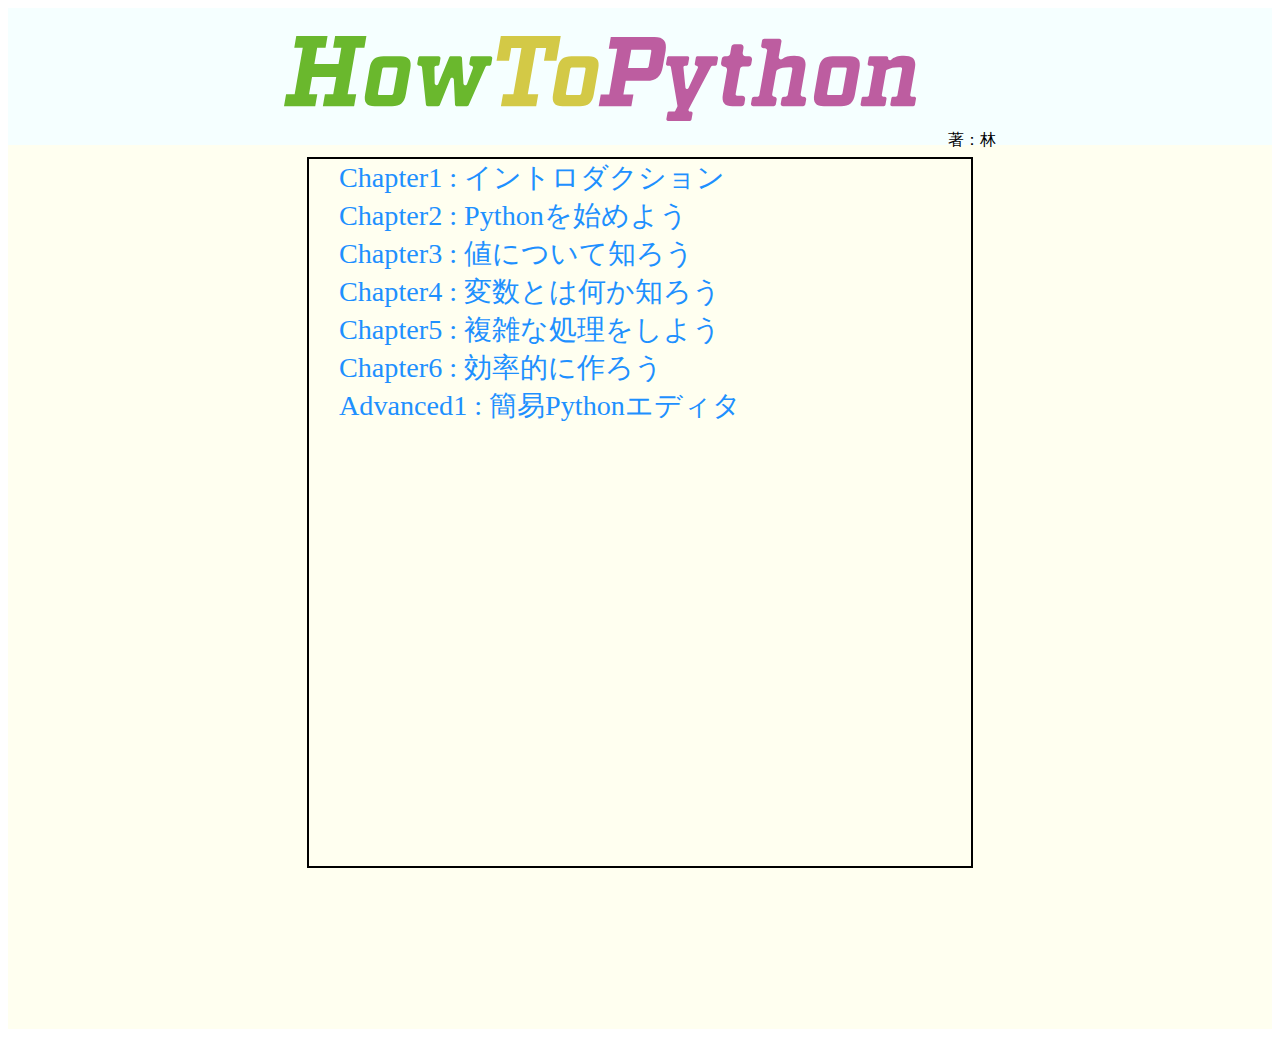
<file: HowToPython/index.html>
<html>
    <head>
        <meta charset="UTF-8">
        <title>HowToPython - ホーム</title>
        <style>
            span.link{
                color:dodgerblue;
                font-size: 2.2vw;
                cursor: pointer;
                transition: 0.3s;
            }
            span.link:hover{
                color:darkturquoise;
            }
            body{
                text-align: center;
                overflow: hidden;
            }

            div.titleBar{
                padding-top: 4px;
                text-align: center;
                background-color:rgb(245, 255, 255);
                height: 15%;
            }
        </style>
    </head>
    <body>
        <div class="titleBar"><img src="Logo.svg" width="50%" height="100%">　　著：林</div>
        <div style="background-color:ivory;height: 100%;text-align: center;">
            <span style="margin-top: 1%;display: inline-block;width: 50%;height: 80%;border: black 2px solid;text-align: left;padding-left: 30px;">
                <span class="link" onclick="location.href = 'Pages/Chapter1.html'">Chapter1 : イントロダクション</span><br>
                <span class="link" onclick="location.href = 'Pages/Chapter2.html'">Chapter2 : Pythonを始めよう</span><br>
                <span class="link" onclick="location.href = 'Pages/Chapter3.html'">Chapter3 : 値について知ろう</span><br>
                <span class="link" onclick="location.href = 'Pages/Chapter4.html'">Chapter4 : 変数とは何か知ろう</span><br>
                <span class="link" onclick="location.href = 'Pages/Chapter5.html'">Chapter5 : 複雑な処理をしよう</span><br>
                <span class="link" onclick="location.href = 'Pages/Chapter6.html'">Chapter6 : 効率的に作ろう</span><br>
                <span class="link" onclick="location.href = 'Pages/ChapterAdv1.html'">Advanced1 : 簡易Pythonエディタ</span><br>
            </span>
        </div>
    </body>
</html>
</file>
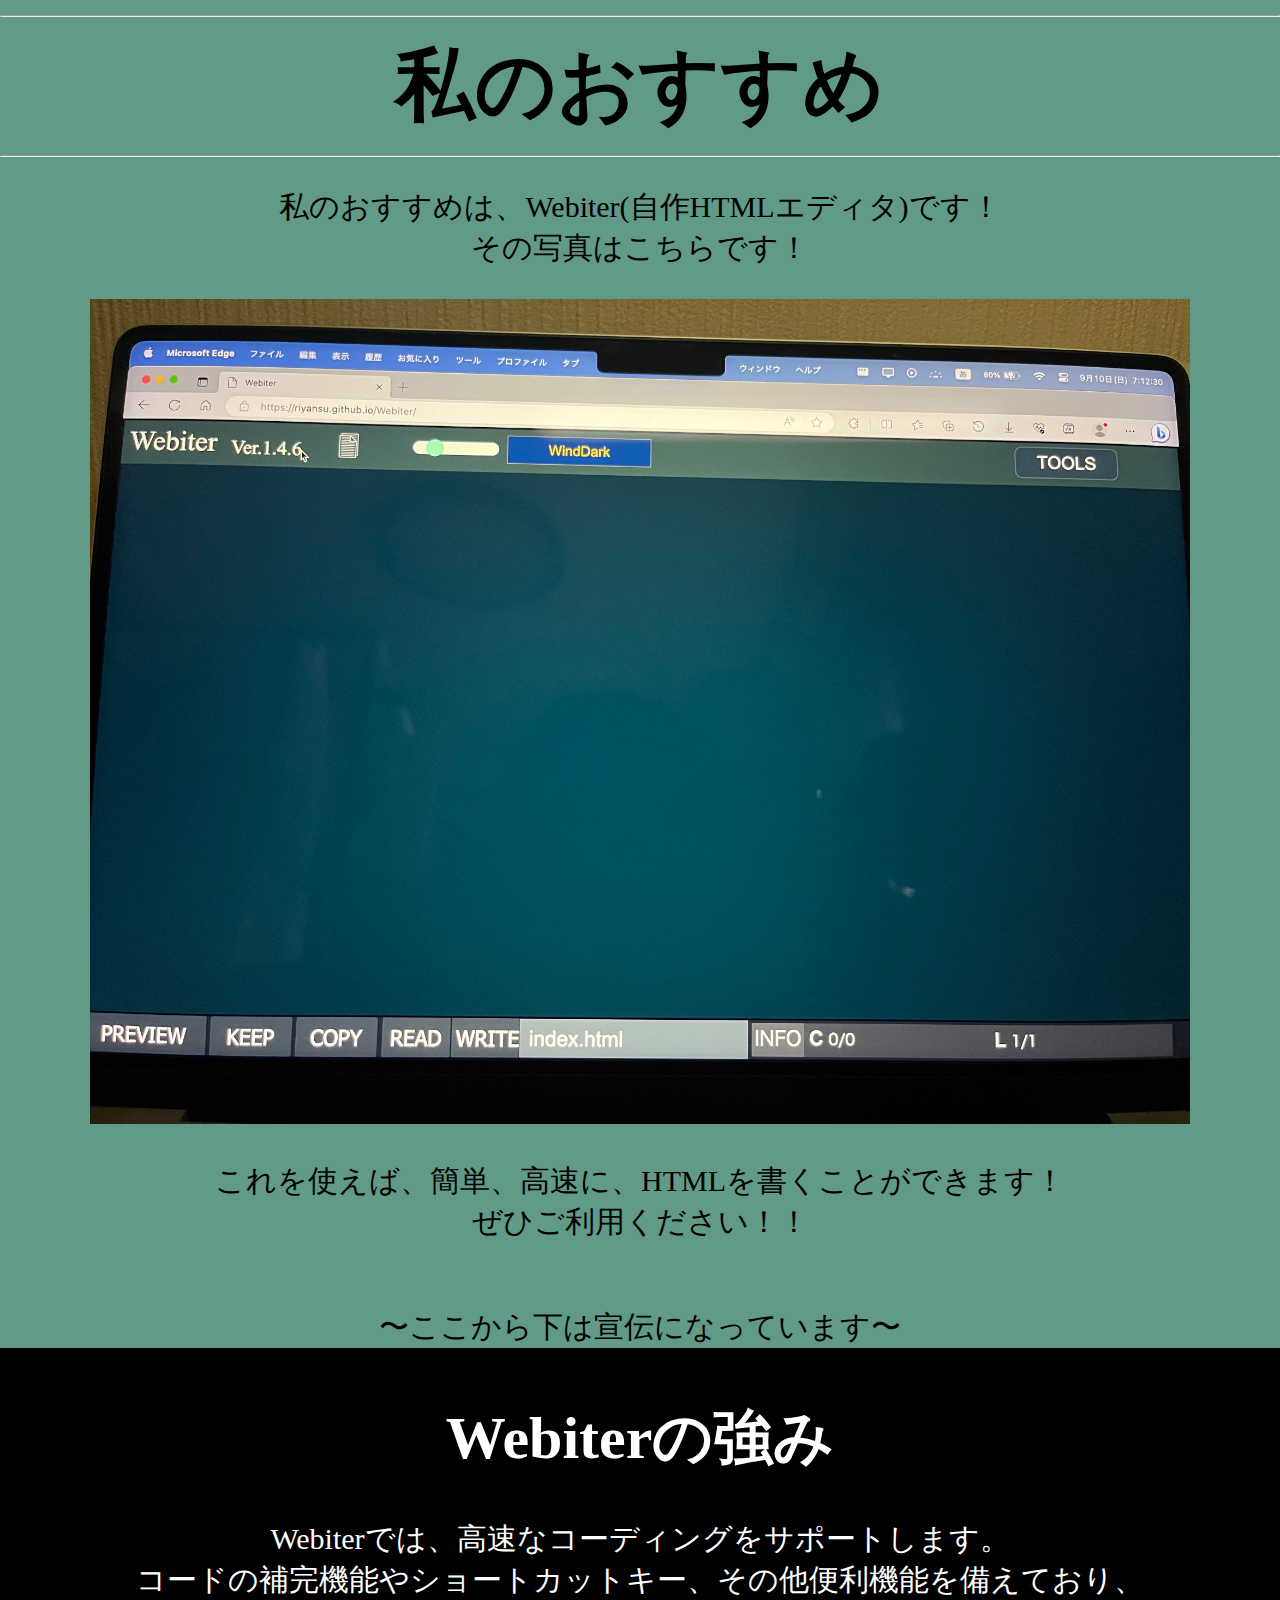
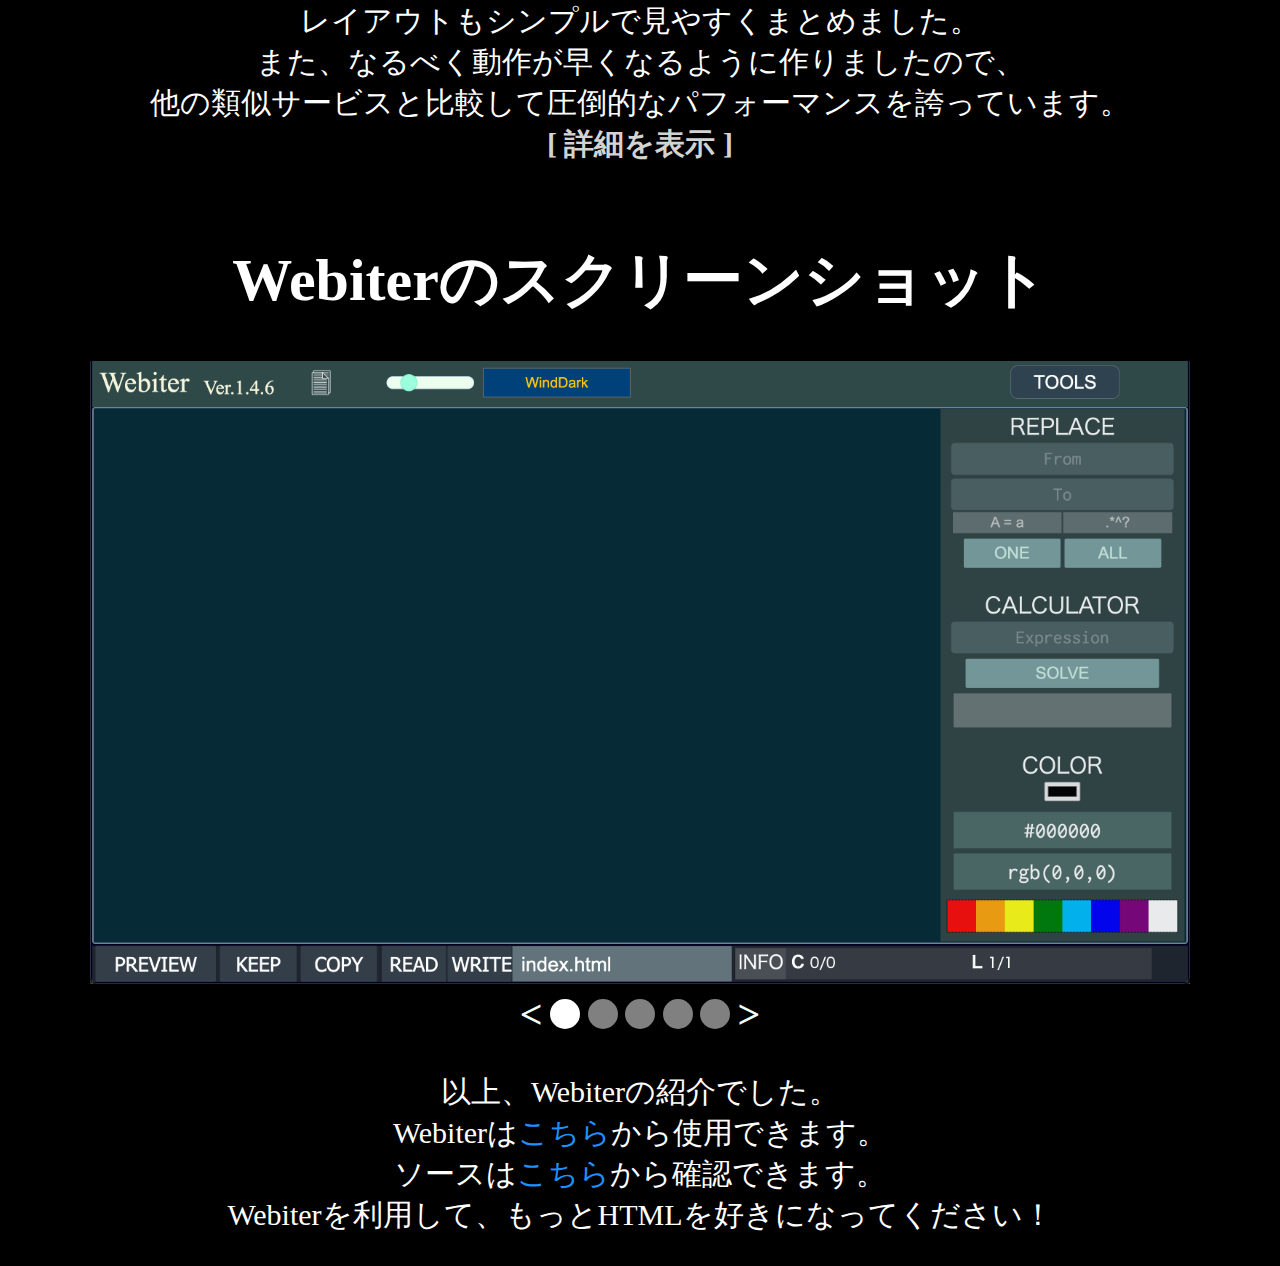
<file: 情報/index.html>
<!DOCTYPE html>
<html lang="en">
<head>
    <meta charset="UTF-8">
    <title>私のおすすめ</title>
    <style>
        body{
            text-align: center;
            background-color: rgb(97, 155, 135);
            font-size: 30px;
            user-select: none;
            margin: 0;
        }
        .Title{
            font-size:80px;
            font-weight: bold;
        }
        .AD{
            background-color: black;
            color:white;
            padding-top: 10px;
            padding-bottom: 30px;
        }
        .show_detail{
            color:lightgray;
            cursor: pointer;
            font-weight: bold;
        }
        .show_detail:hover{
            color:rgb(230, 230, 230)
        }
        .detail{
            display: none;
            background-color: rgb(255,255,255,0.2);
        }
        img{
            width: 1100px;
        }
        .changeScreenShotBtn{
            border-radius: 50%;
            width:30px;
            height:30px;
            background-color: gray;
            display: inline-block;
            cursor: pointer;
            vertical-align: middle;
            transition: 0.3s;
        }
        .changeScreenShotBtn:hover{
            background-color: lightgray;
        }
        .moveScreenShotBtn{
            font-size: 40px;
            font-weight: bold;
            vertical-align: middle;
            cursor: pointer;
            color:azure
        }
        a{
            color:dodgerblue;
            text-decoration: none;
        }
    </style>
    <script>
        let Detail,ScreenShot
        let selected = 1
        let changed = false
        window.onload=()=>{
            Detail = document.getElementById("detail")
            ScreenShot = document.getElementById("screenshot")
        }
        function switch_detail(){
            Detail.style.display = (Detail.style.display=="none")?"block":"none"
        }
        function change_screenShot(n){
            ScreenShot.src = `Images/s${n}.png`
            document.getElementById(`s${selected}`).style.removeProperty("background-color")
            document.getElementById(`s${n}`).style.backgroundColor = "white"  
            selected = n
        }
        function move_screenShot(bool){
            if(bool) change_screenShot( (selected != 1)? selected-1:5)
            else change_screenShot( (selected != 5)? selected+1:1)
        }

        setInterval(() => {
            if(!changed)move_screenShot(false)
        }, 3000);
    </script>
</head>
<body>
    <hr>
    <span class="Title">私のおすすめ</span>
    <hr>
    <p>
        私のおすすめは、Webiter(自作HTMLエディタ)です！ <br>
        その写真はこちらです！
    </p>
    <img src="Images/image.jpg" width="400">
    <p>
        これを使えば、簡単、高速に、HTMLを書くことができます！ <br>
        ぜひご利用ください！！ <br>
    </p><br>
    <div>〜ここから下は宣伝になっています〜</div>
    <div class="AD">
        <h1>Webiterの強み</h1>
        Webiterでは、高速なコーディングをサポートします。 <br>
        コードの補完機能やショートカットキー、その他便利機能を備えており、<br>
        レイアウトもシンプルで見やすくまとめました。 <br>
        また、なるべく動作が早くなるように作りましたので、 <br>
        他の類似サービスと比較して圧倒的なパフォーマンスを誇っています。 <br>
        <span class="show_detail" onclick="switch_detail()">[ 詳細を表示 ]</span> <br>
        <div id="detail" class="detail" style="display: none;">
            PageSpeed Insightsでの比較では、 <br>
            パフォーマンスの点数が、 <br>
            VSCodeというエディタが約50％、 <br>
            CodePenというエディタが約60％だったのに対し、 <br>
            Webiterでは100％となっております。
        </div>
        <br>
        <h1>Webiterのスクリーンショット</h1>
        <img src="Images/s1.png" id="screenshot">
        <div>
            <span class="moveScreenShotBtn" onclick="changed=true;move_screenShot(true)">&lt;</span>
            <span class="changeScreenShotBtn" id="s1" onclick="changed=true;change_screenShot(1)" style="background-color: white;"></span>
            <span class="changeScreenShotBtn" id="s2" onclick="changed=true;change_screenShot(2)"></span>
            <span class="changeScreenShotBtn" id="s3" onclick="changed=true;change_screenShot(3)"></span>
            <span class="changeScreenShotBtn" id="s4" onclick="changed=true;change_screenShot(4)"></span>
            <span class="changeScreenShotBtn" id="s5" onclick="changed=true;change_screenShot(5)"></span>
            <span class="moveScreenShotBtn" onclick="changed=true;move_screenShot(false)">&gt;</span>
        </div>
        <br>
        以上、Webiterの紹介でした。<br>
        Webiterは<a href="https://riyansu.github.io/Webiter" target="_blank">こちら</a>から使用できます。 <br>
        ソースは<a href="https://github.com/riyansu/Webiter" target="_blank">こちら</a>から確認できます。<br>
        Webiterを利用して、もっとHTMLを好きになってください！<br>
    </div>
</body>
</html>
</file>
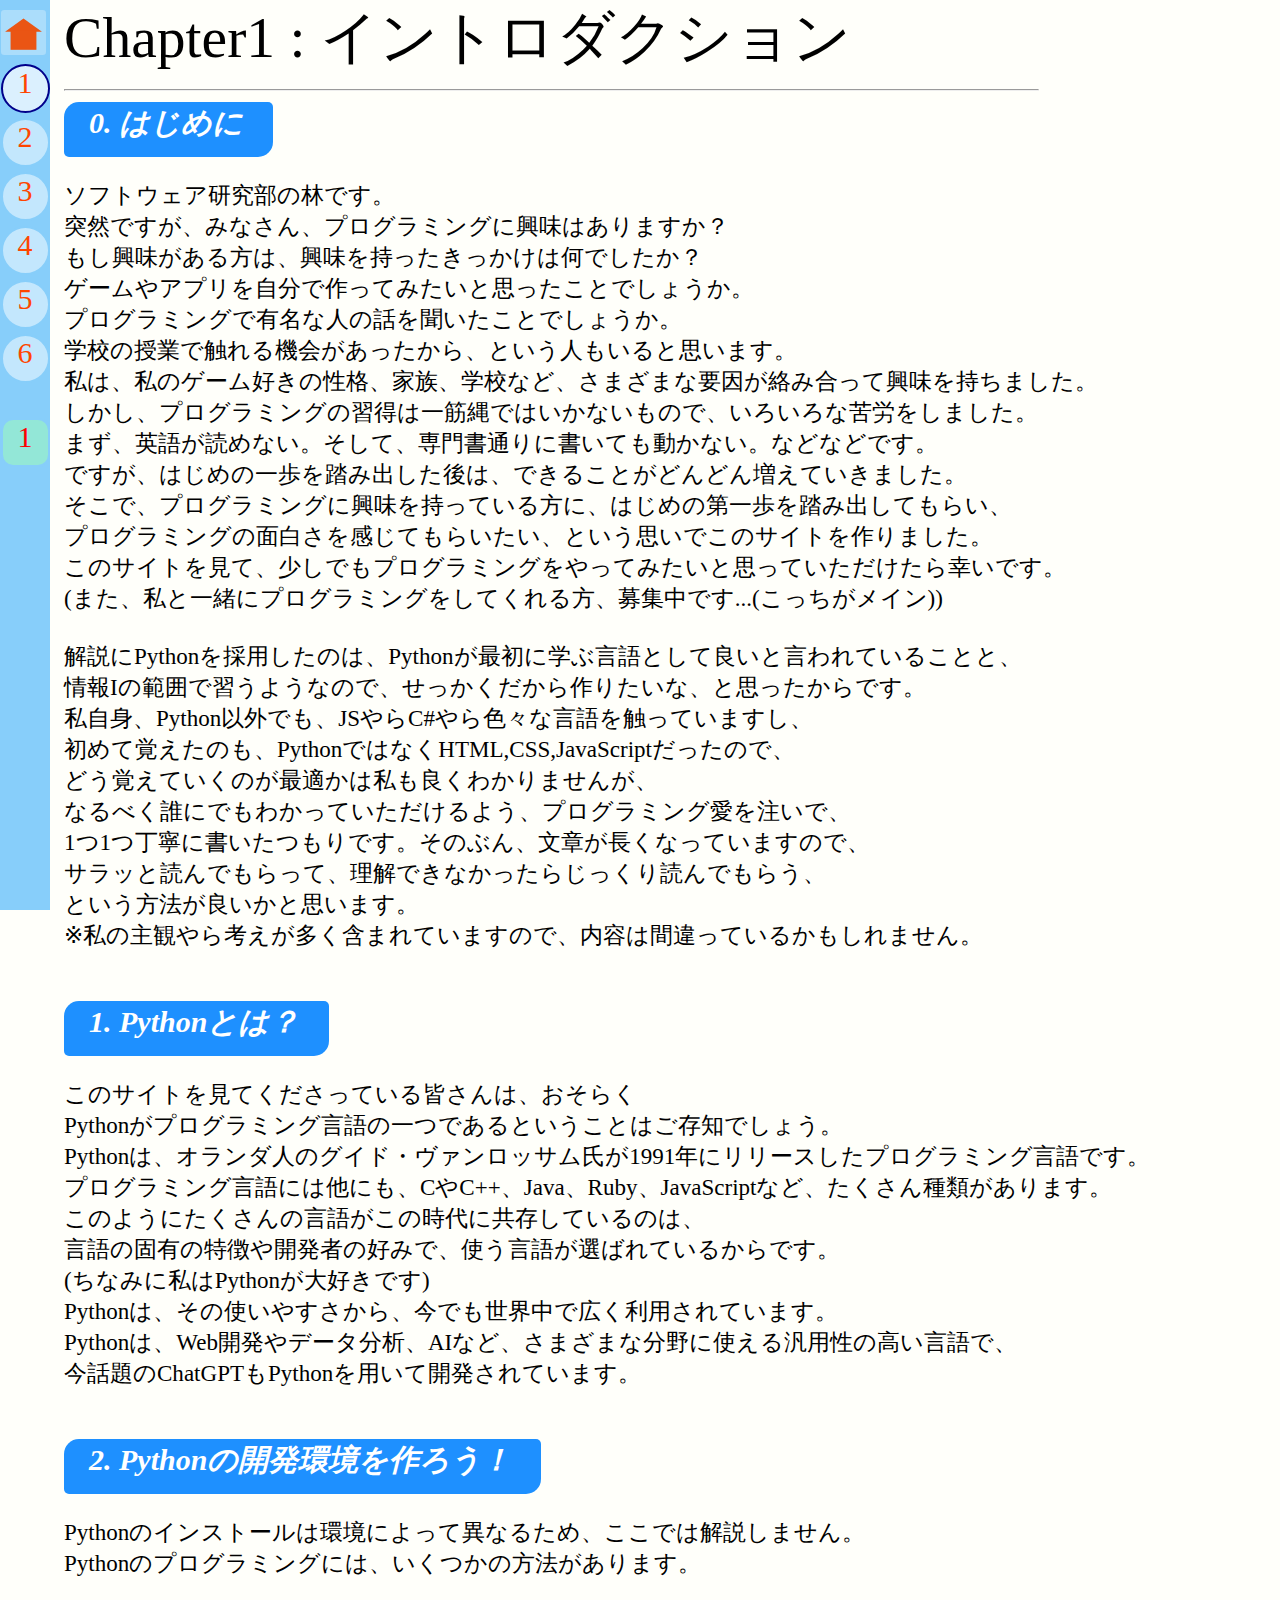
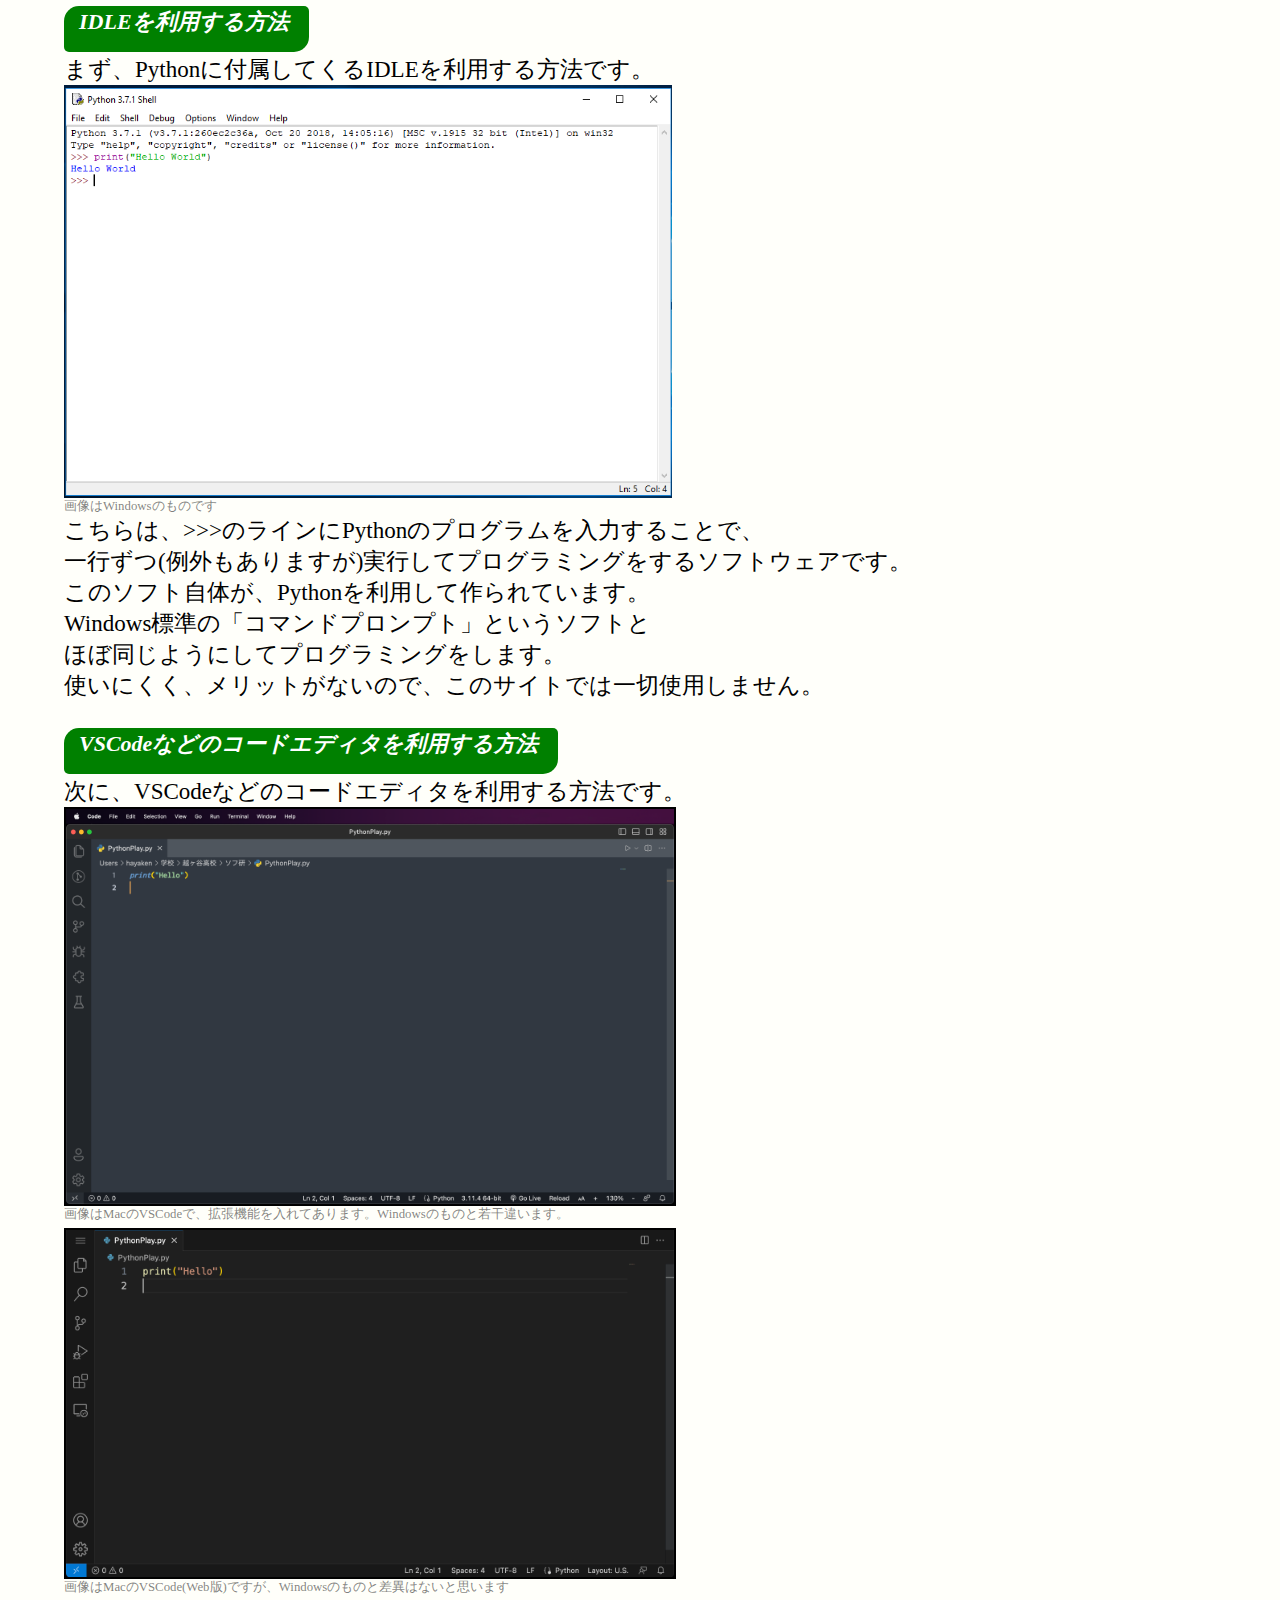
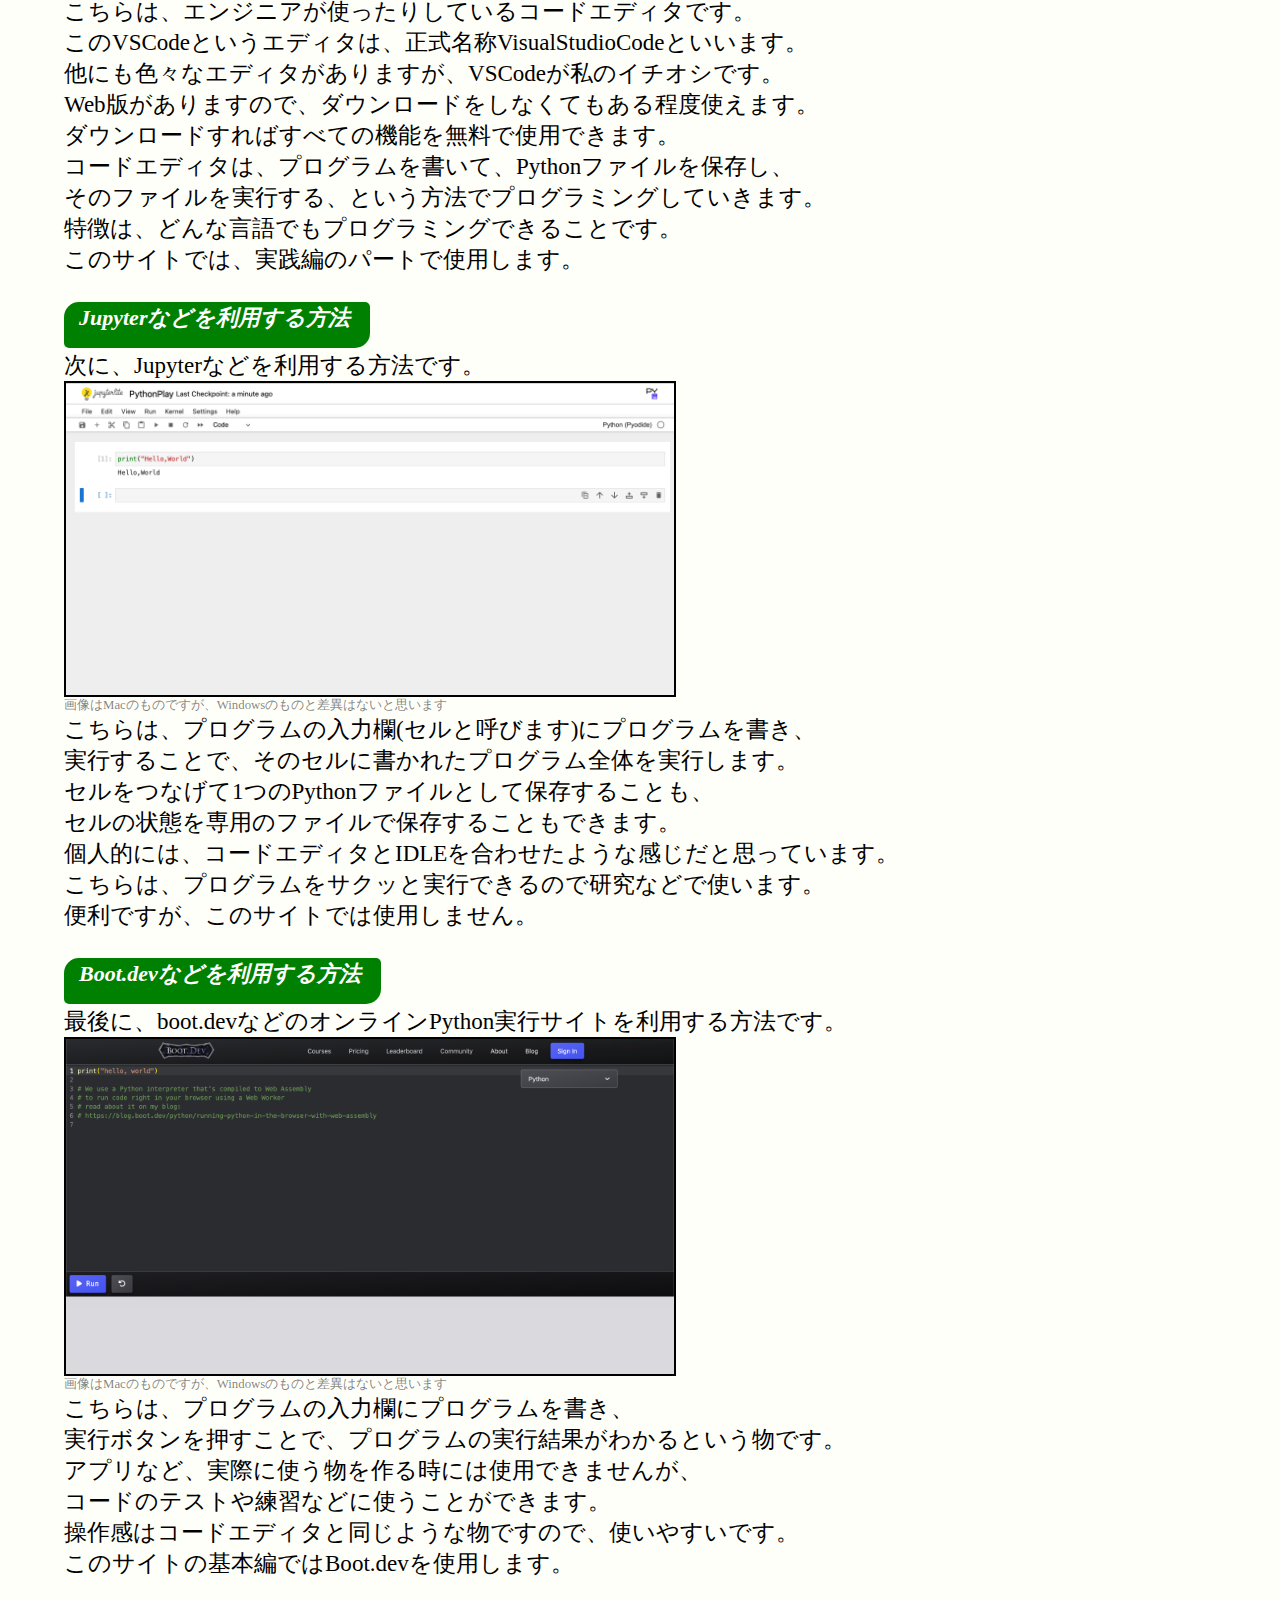
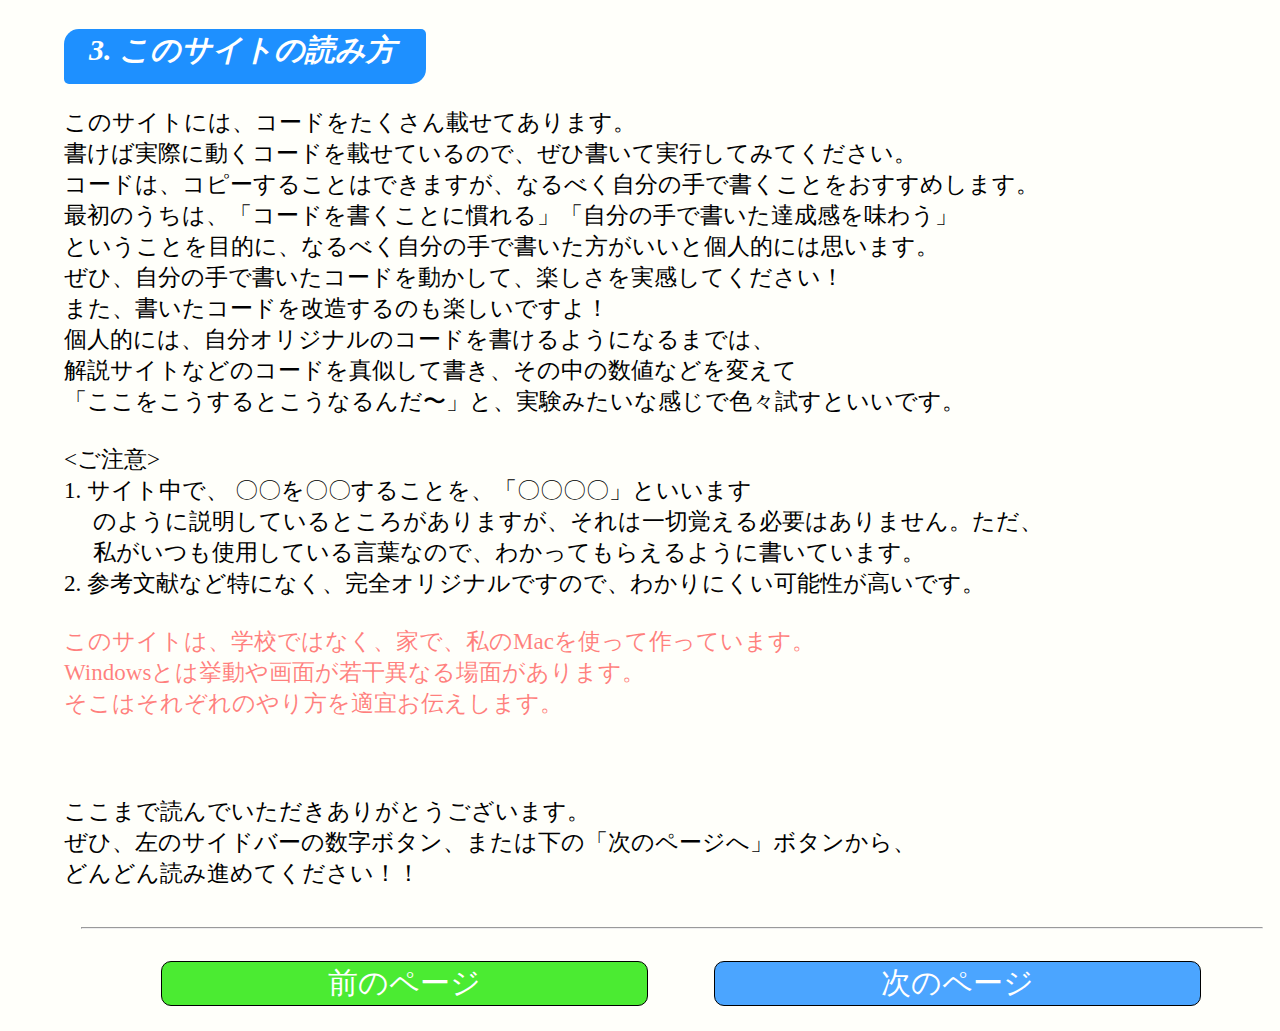
<file: HowToPython/Pages/Chapter1.html>
<html>
    <head>
        <meta charset="UTF-8">
        <title>HowToPython - Chapter1</title>
        <link rel="stylesheet" href="Assets/style.css">
    </head>
    <body>
        <span class="Sidebar">
            <span class="S_homeBtn" onclick="location.href='../index.html'">
                <img src="Assets/HomeLogo.svg" width="100%">
            </span>
            <span class="S_space"></span>
            <span class="S_chapterBtn" onclick="location.href='Chapter1.html'" style="border: 2px solid darkblue;background-color: rgba(255,255,255,0.7);">
                1
            </span>
            <span class="S_chapterBtn" onclick="location.href='Chapter2.html'">
                2
            </span>
            <span class="S_chapterBtn" onclick="location.href='Chapter3.html'">
                3
            </span>
            <span class="S_chapterBtn" onclick="location.href='Chapter4.html'">
                4
            </span>
            <span class="S_chapterBtn" onclick="location.href='Chapter5.html'">
                5
            </span>
            <span class="S_chapterBtn" onclick="location.href='Chapter6.html'">
                6
            </span>
            <span class="S_space"></span>
            <span class="S_advBtn" onclick="location.href='ChapterAdv1.html'">
                1
            </span>
        </span>
        <div class="Main">
            <div class="title">Chapter1 : イントロダクション</div>
            <hr class="title">
            <span class="section">0. はじめに</span><br>
            <p>
                ソフトウェア研究部の林です。<br>
                突然ですが、みなさん、プログラミングに興味はありますか？<br>
                もし興味がある方は、興味を持ったきっかけは何でしたか？<br>
                ゲームやアプリを自分で作ってみたいと思ったことでしょうか。<br>
                プログラミングで有名な人の話を聞いたことでしょうか。<br>
                学校の授業で触れる機会があったから、という人もいると思います。<br>
                私は、私のゲーム好きの性格、家族、学校など、さまざまな要因が絡み合って興味を持ちました。<br>
                しかし、プログラミングの習得は一筋縄ではいかないもので、いろいろな苦労をしました。<br>
                まず、英語が読めない。そして、専門書通りに書いても動かない。などなどです。<br>
                ですが、はじめの一歩を踏み出した後は、できることがどんどん増えていきました。<br>
                そこで、プログラミングに興味を持っている方に、はじめの第一歩を踏み出してもらい、<br>
                プログラミングの面白さを感じてもらいたい、という思いでこのサイトを作りました。<br>
                このサイトを見て、少しでもプログラミングをやってみたいと思っていただけたら幸いです。<br>
                (また、私と一緒にプログラミングをしてくれる方、募集中です...(こっちがメイン))<br>
                <br>
                解説にPythonを採用したのは、Pythonが最初に学ぶ言語として良いと言われていることと、<br>
                情報Iの範囲で習うようなので、せっかくだから作りたいな、と思ったからです。<br>
                私自身、Python以外でも、JSやらC#やら色々な言語を触っていますし、<br>
                初めて覚えたのも、PythonではなくHTML,CSS,JavaScriptだったので、<br>
                どう覚えていくのが最適かは私も良くわかりませんが、<br>
                なるべく誰にでもわかっていただけるよう、プログラミング愛を注いで、 <br>
                1つ1つ丁寧に書いたつもりです。そのぶん、文章が長くなっていますので、 <br>
                サラッと読んでもらって、理解できなかったらじっくり読んでもらう、 <br>
                という方法が良いかと思います。<br>
                ※私の主観やら考えが多く含まれていますので、内容は間違っているかもしれません。<br>
                <br>
            </p>
            <span class="section">1. Pythonとは？</span><br>
            <p>
                このサイトを見てくださっている皆さんは、おそらく<br>
                Pythonがプログラミング言語の一つであるということはご存知でしょう。<br>
                Pythonは、オランダ人のグイド・ヴァンロッサム氏が1991年にリリースしたプログラミング言語です。<br>
                プログラミング言語には他にも、CやC++、Java、Ruby、JavaScriptなど、たくさん種類があります。<br>
                このようにたくさんの言語がこの時代に共存しているのは、<br>
                言語の固有の特徴や開発者の好みで、使う言語が選ばれているからです。<br>
                (ちなみに私はPythonが大好きです)<br>
                Pythonは、その使いやすさから、今でも世界中で広く利用されています。<br>
                Pythonは、Web開発やデータ分析、AIなど、さまざまな分野に使える汎用性の高い言語で、<br>
                今話題のChatGPTもPythonを用いて開発されています。<br>
                <br>
            </p>
            <span class="section">2. Pythonの開発環境を作ろう！</span><br>
            <p>
                Pythonのインストールは環境によって異なるため、ここでは解説しません。<br>
                Pythonのプログラミングには、いくつかの方法があります。<br>
                <br>
                <span class="subsection">IDLEを利用する方法</span><br>
                まず、Pythonに付属してくるIDLEを利用する方法です。<br>
                <img src="Assets/Chapter1/IDLE.png" style="width:50%"><br>
                <span class="notification_s">画像はWindowsのものです</span><br>
                こちらは、>>>のラインにPythonのプログラムを入力することで、<br>
                一行ずつ(例外もありますが)実行してプログラミングをするソフトウェアです。<br>
                このソフト自体が、Pythonを利用して作られています。<br>
                Windows標準の「コマンドプロンプト」というソフトと<br>
                ほぼ同じようにしてプログラミングをします。<br>
                使いにくく、メリットがないので、このサイトでは一切使用しません。<br>
                <br>
                <span class="subsection">VSCodeなどのコードエディタを利用する方法</span><br>
                次に、VSCodeなどのコードエディタを利用する方法です。<br>
                <img src="Assets/Chapter1/VSCode.png" style="width:50%;border: 2px black solid;"><br>
                <span class="notification_s">画像はMacのVSCodeで、拡張機能を入れてあります。Windowsのものと若干違います。</span><br>
                <img src="Assets/Chapter1/VSCodeWeb.png" style="width:50%;border: 2px black solid;margin-top: 5px;"><br>
                <span class="notification_s">画像はMacのVSCode(Web版)ですが、Windowsのものと差異はないと思います</span><br>
                こちらは、エンジニアが使ったりしているコードエディタです。<br>
                このVSCodeというエディタは、正式名称VisualStudioCodeといいます。<br>
                他にも色々なエディタがありますが、VSCodeが私のイチオシです。<br>
                Web版がありますので、ダウンロードをしなくてもある程度使えます。<br>
                ダウンロードすればすべての機能を無料で使用できます。<br>
                コードエディタは、プログラムを書いて、Pythonファイルを保存し、<br>
                そのファイルを実行する、という方法でプログラミングしていきます。<br>
                特徴は、どんな言語でもプログラミングできることです。<br>
                このサイトでは、実践編のパートで使用します。<br>
                <br>
                <span class="subsection">Jupyterなどを利用する方法</span><br>
                次に、Jupyterなどを利用する方法です。<br>
                <img src="Assets/Chapter1/Jupyter.png" style="width:50%;border: 2px black solid;"><br>
                <span class="notification_s">画像はMacのものですが、Windowsのものと差異はないと思います</span><br>
                こちらは、プログラムの入力欄(セルと呼びます)にプログラムを書き、<br>
                実行することで、そのセルに書かれたプログラム全体を実行します。<br>
                セルをつなげて1つのPythonファイルとして保存することも、<br>
                セルの状態を専用のファイルで保存することもできます。<br>
                個人的には、コードエディタとIDLEを合わせたような感じだと思っています。<br>
                こちらは、プログラムをサクッと実行できるので研究などで使います。<br>
                便利ですが、このサイトでは使用しません。<br>
                <br>
                <span class="subsection">Boot.devなどを利用する方法</span><br>
                最後に、boot.devなどのオンラインPython実行サイトを利用する方法です。<br>
                <img src="Assets/Chapter1/BootDev.png" style="width:50%;border: 2px black solid;"><br>
                <span class="notification_s">画像はMacのものですが、Windowsのものと差異はないと思います</span><br>
                こちらは、プログラムの入力欄にプログラムを書き、<br>
                実行ボタンを押すことで、プログラムの実行結果がわかるという物です。<br>
                アプリなど、実際に使う物を作る時には使用できませんが、<br>
                コードのテストや練習などに使うことができます。<br>
                操作感はコードエディタと同じような物ですので、使いやすいです。<br>
                このサイトの基本編ではBoot.devを使用します。<br>
                <br>
            </p>
            <span class="section">3. このサイトの読み方</span><br>
            <p>
                このサイトには、コードをたくさん載せてあります。<br>
                書けば実際に動くコードを載せているので、ぜひ書いて実行してみてください。<br>
                コードは、コピーすることはできますが、なるべく自分の手で書くことをおすすめします。<br>
                最初のうちは、「コードを書くことに慣れる」「自分の手で書いた達成感を味わう」<br>
                ということを目的に、なるべく自分の手で書いた方がいいと個人的には思います。<br>
                ぜひ、自分の手で書いたコードを動かして、楽しさを実感してください！<br>
                また、書いたコードを改造するのも楽しいですよ！<br>
                個人的には、自分オリジナルのコードを書けるようになるまでは、<br>
                解説サイトなどのコードを真似して書き、その中の数値などを変えて<br>
                「ここをこうするとこうなるんだ〜」と、実験みたいな感じで色々試すといいです。<br>
                <br>
                <ご注意> <br>
                1. サイト中で、 〇〇を〇〇することを、「〇〇〇〇」といいます  <br>
                　 のように説明しているところがありますが、それは一切覚える必要はありません。ただ、<br>
                　 私がいつも使用している言葉なので、わかってもらえるように書いています。<br>
                2. 参考文献など特になく、完全オリジナルですので、わかりにくい可能性が高いです。<br>
                <br>
                <span class="warn">
                    このサイトは、学校ではなく、家で、私のMacを使って作っています。<br>
                    Windowsとは挙動や画面が若干異なる場面があります。<br>
                    そこはそれぞれのやり方を適宜お伝えします。<br>
                </span>
                <br>
            </p>
            <br>
            ここまで読んでいただきありがとうございます。<br>
            ぜひ、左のサイドバーの数字ボタン、または下の「次のページへ」ボタンから、<br>
            どんどん読み進めてください！！<br>
            <br>
            <hr class="pageCtrlLine">
            <div class="pageCtrlArea">
                <button class="prevPage" onclick="location.href='../index.html'">前のページ</button>
                <button class="nextPage" onclick="location.href='Chapter2.html'">次のページ</button>
            </div>
        </div>
    </body>
</html>
</file>
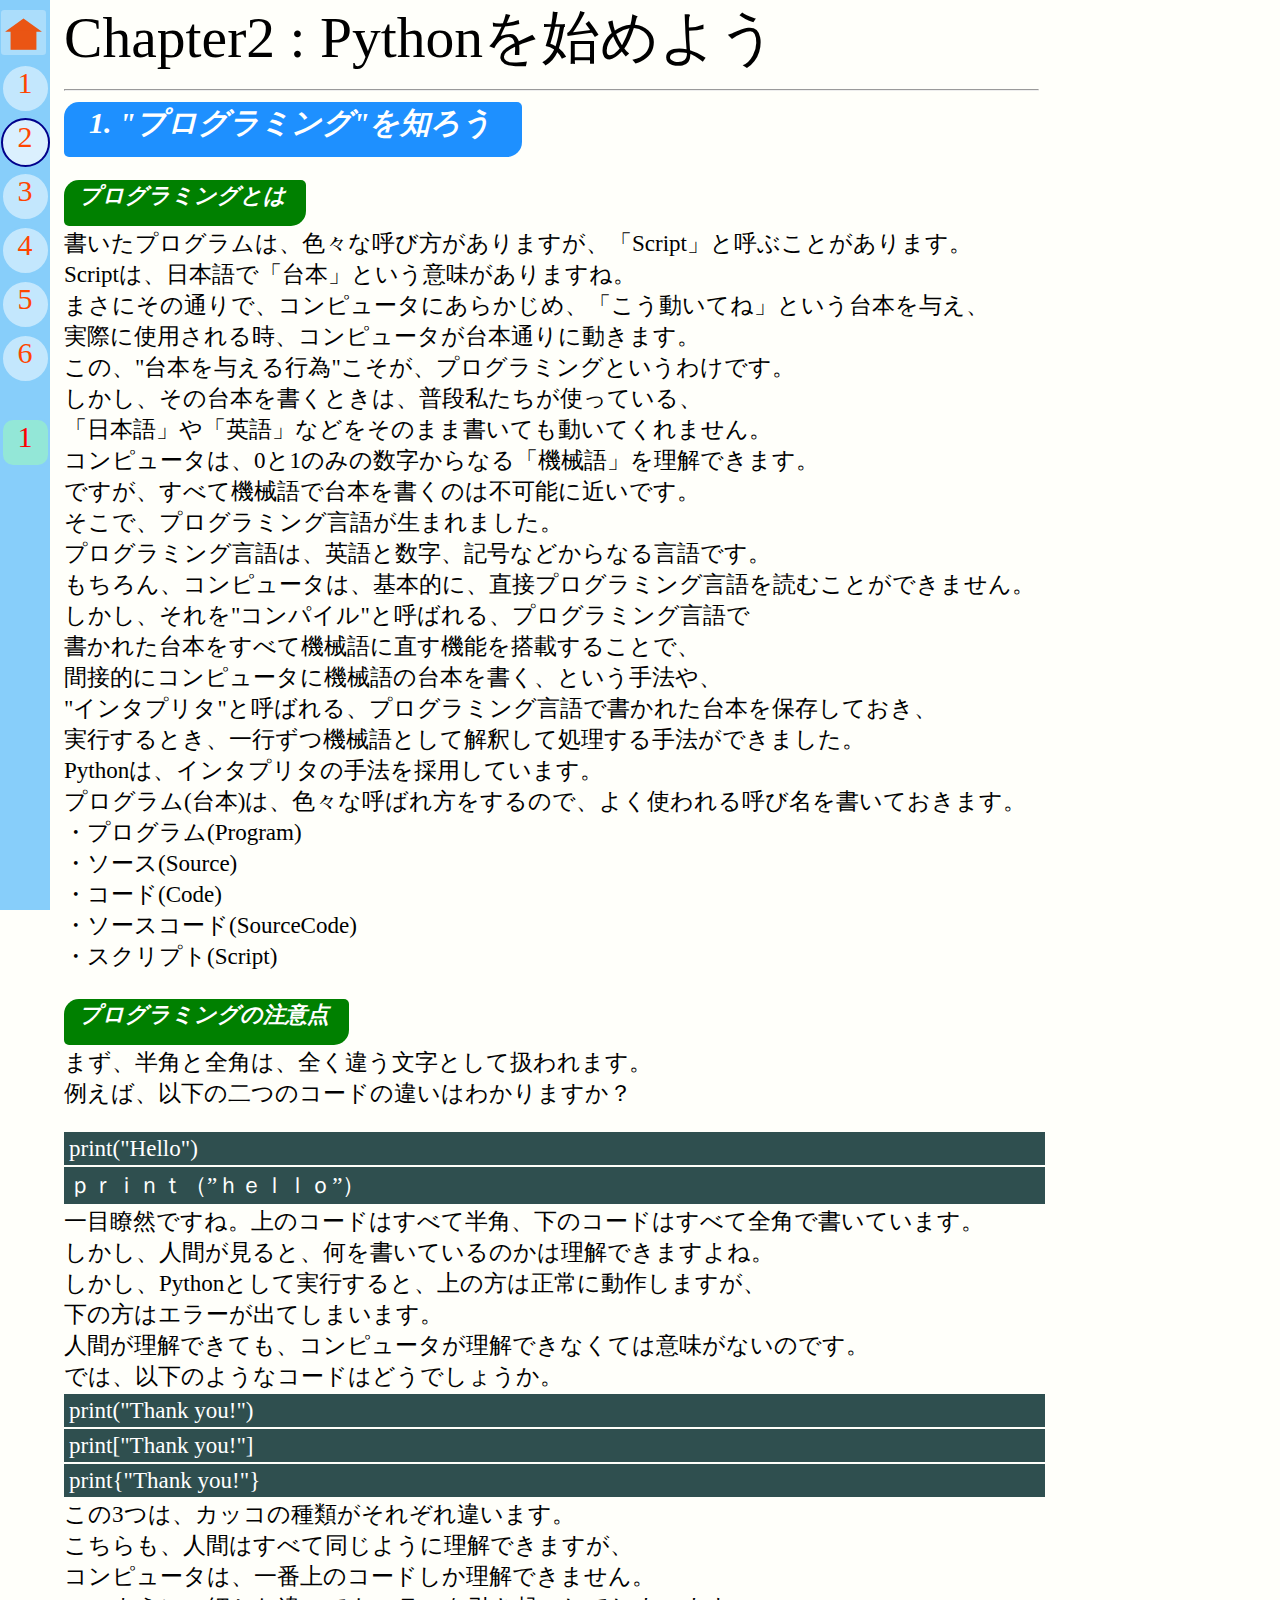
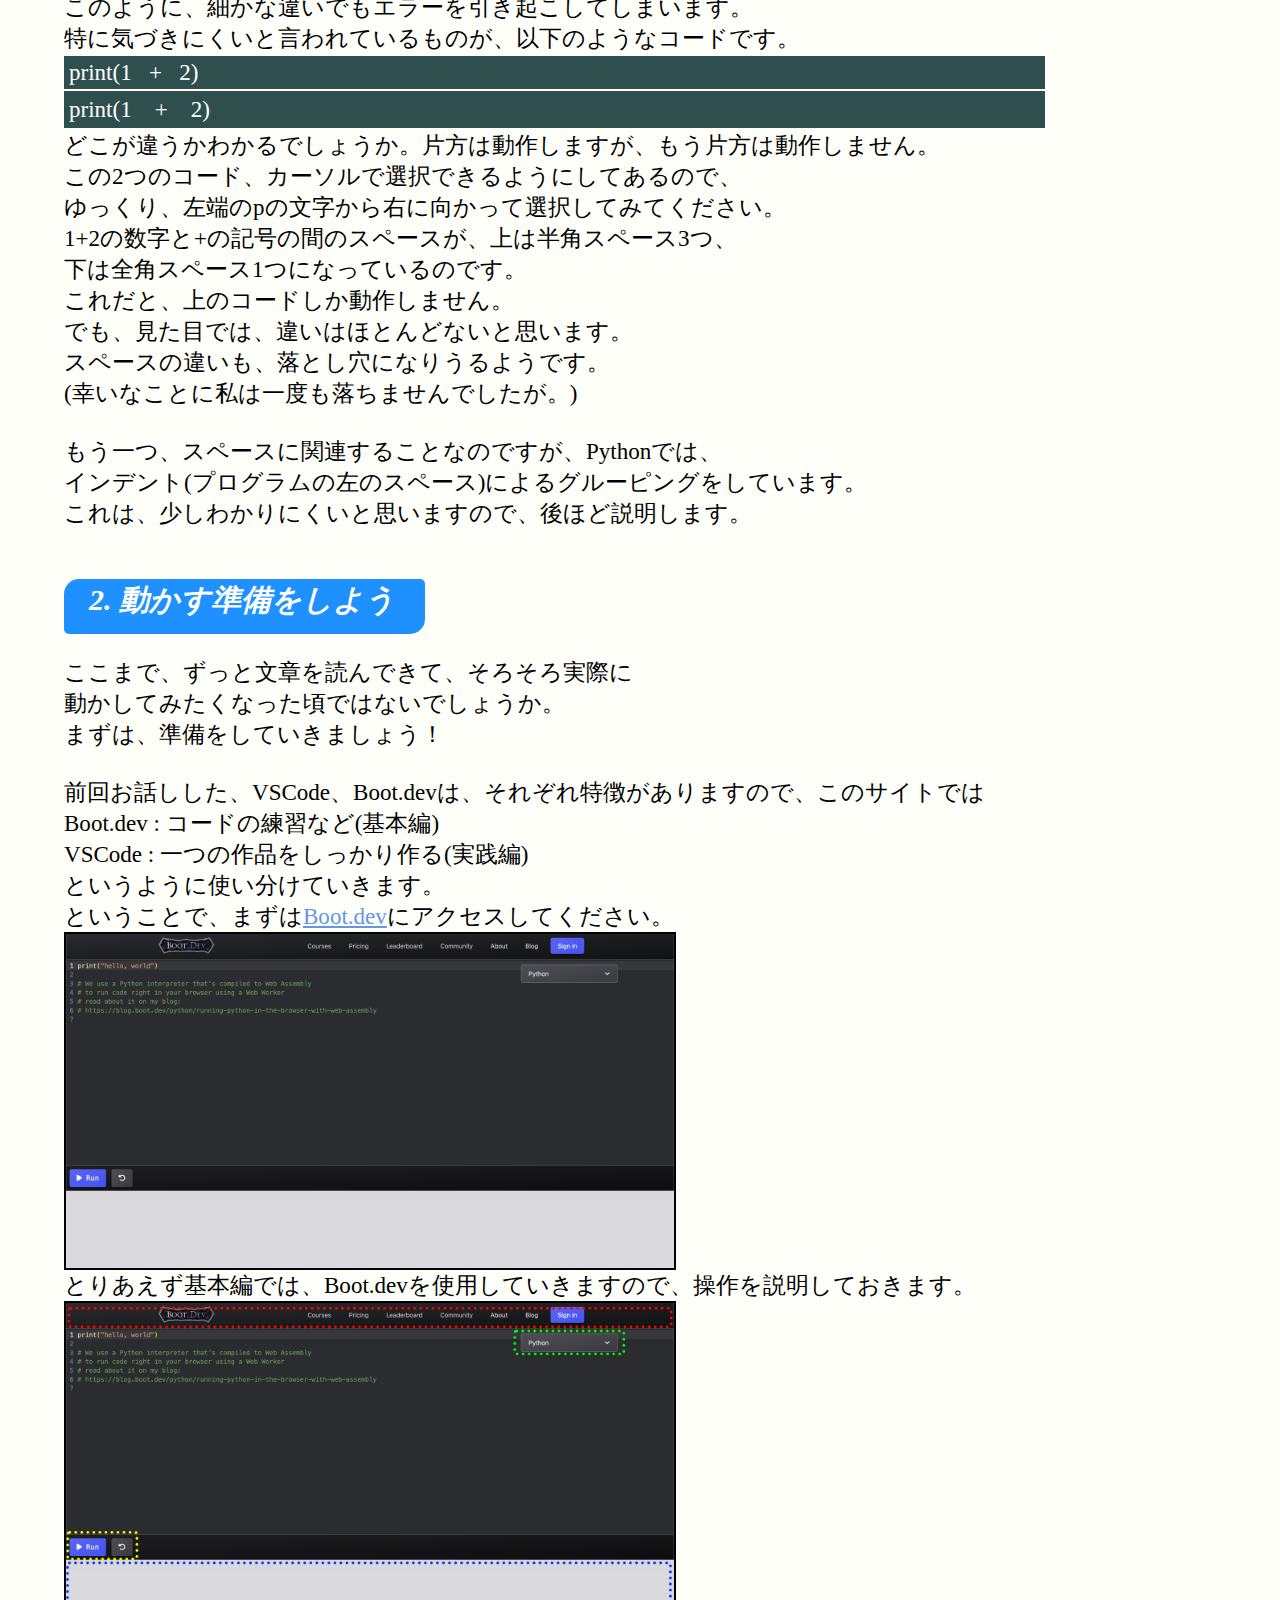
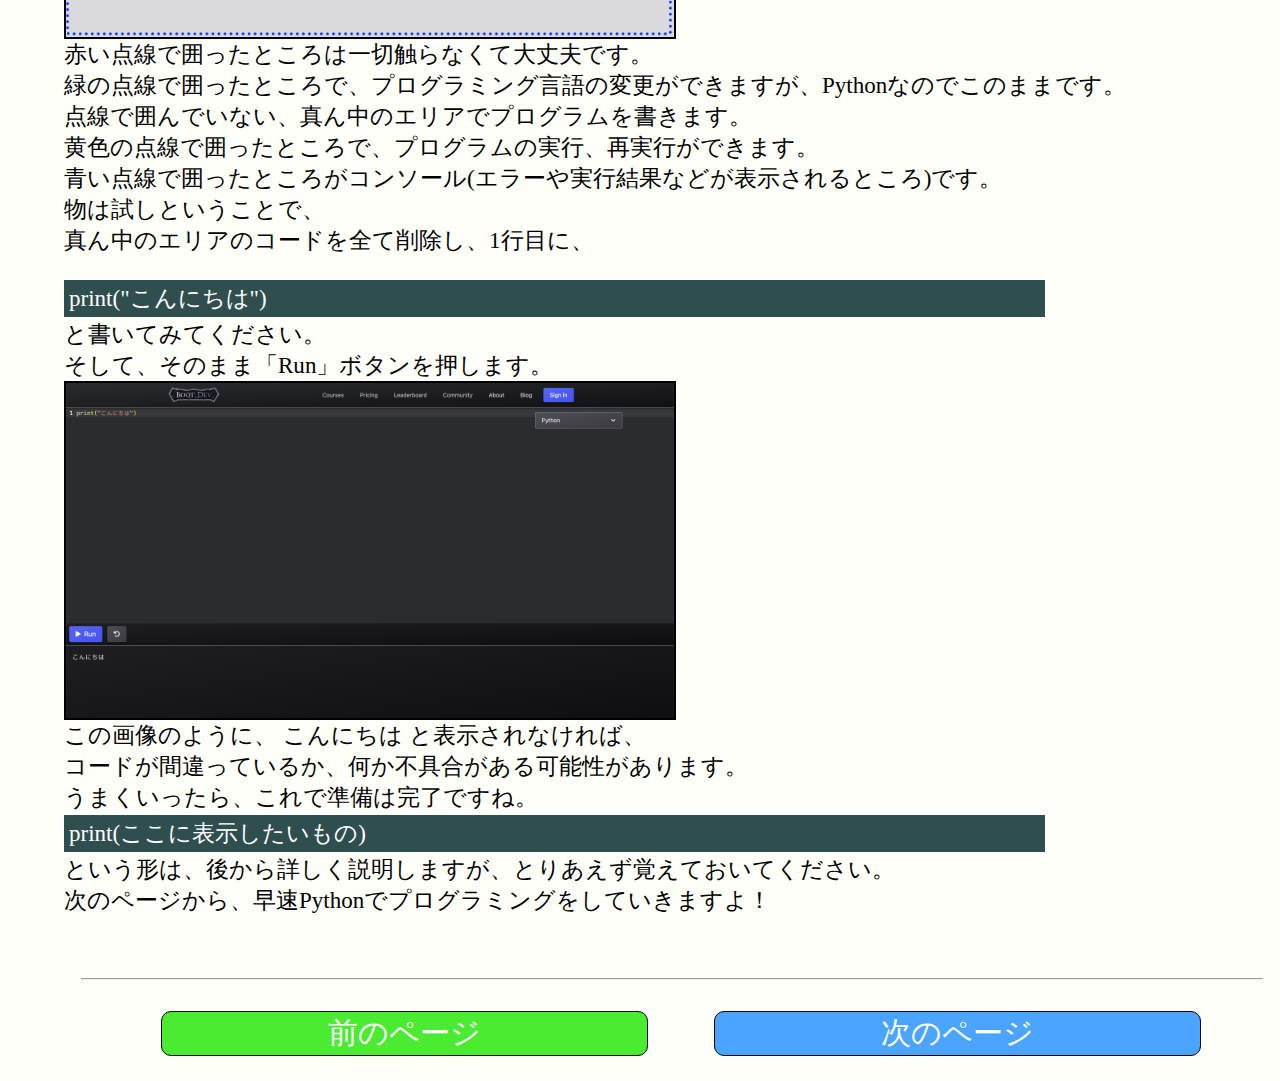
<file: HowToPython/Pages/Chapter2.html>
<html>
    <head>
        <meta charset="UTF-8">
        <title>HowToPython - Chapter2</title>
        <link rel="stylesheet" href="Assets/style.css">
    </head>
    <body>
        <span class="Sidebar">
            <span class="S_homeBtn" onclick="location.href='../index.html'">
                <img src="Assets/HomeLogo.svg" width="100%">
            </span>
            <span class="S_space"></span>
            <span class="S_chapterBtn" onclick="location.href='Chapter1.html'">
                1
            </span>
            <span class="S_chapterBtn" onclick="location.href='Chapter2.html'" style="border: 2px solid darkblue;background-color: rgba(255,255,255,0.7);">
                2
            </span>
            <span class="S_chapterBtn" onclick="location.href='Chapter3.html'">
                3
            </span>
            <span class="S_chapterBtn" onclick="location.href='Chapter4.html'">
                4
            </span>
            <span class="S_chapterBtn" onclick="location.href='Chapter5.html'">
                5
            </span>
            <span class="S_chapterBtn" onclick="location.href='Chapter6.html'">
                6
            </span>
            <span class="S_space"></span>
            <span class="S_advBtn" onclick="location.href='ChapterAdv1.html'">
                1
            </span>
        </span>
        <div class="Main">
            <div class="title">Chapter2 : Pythonを始めよう</div>
            <hr class="title">
            <span class="section">1. "プログラミング"を知ろう</span><br>
            <p>
                <span class="subsection">プログラミングとは</span><br>
                書いたプログラムは、色々な呼び方がありますが、「Script」と呼ぶことがあります。<br>
                Scriptは、日本語で「台本」という意味がありますね。<br>
                まさにその通りで、コンピュータにあらかじめ、「こう動いてね」という台本を与え、<br>
                実際に使用される時、コンピュータが台本通りに動きます。<br>
                この、"台本を与える行為"こそが、プログラミングというわけです。<br>
                しかし、その台本を書くときは、普段私たちが使っている、<br>
                「日本語」や「英語」などをそのまま書いても動いてくれません。<br>
                コンピュータは、0と1のみの数字からなる「機械語」を理解できます。<br>
                ですが、すべて機械語で台本を書くのは不可能に近いです。<br>
                そこで、プログラミング言語が生まれました。<br>
                プログラミング言語は、英語と数字、記号などからなる言語です。<br>
                もちろん、コンピュータは、基本的に、直接プログラミング言語を読むことができません。<br>
                しかし、それを"コンパイル"と呼ばれる、プログラミング言語で<br>
                書かれた台本をすべて機械語に直す機能を搭載することで、<br>
                間接的にコンピュータに機械語の台本を書く、という手法や、<br>
                "インタプリタ"と呼ばれる、プログラミング言語で書かれた台本を保存しておき、<br>
                実行するとき、一行ずつ機械語として解釈して処理する手法ができました。<br>
                Pythonは、インタプリタの手法を採用しています。<br>
                プログラム(台本)は、色々な呼ばれ方をするので、よく使われる呼び名を書いておきます。<br>
                ・プログラム(Program)<br>
                ・ソース(Source)<br>
                ・コード(Code)<br>
                ・ソースコード(SourceCode)<br>
                ・スクリプト(Script)<br>
                <br>
                <span class="subsection">プログラミングの注意点</span><br>
                まず、半角と全角は、全く違う文字として扱われます。<br>
                例えば、以下の二つのコードの違いはわかりますか？<br>
                <div class="code">print("Hello")</div>
                <div class="code">ｐｒｉｎｔ（”ｈｅｌｌｏ”）</div>
                一目瞭然ですね。上のコードはすべて半角、下のコードはすべて全角で書いています。<br>
                しかし、人間が見ると、何を書いているのかは理解できますよね。<br>
                しかし、Pythonとして実行すると、上の方は正常に動作しますが、<br>
                下の方はエラーが出てしまいます。<br>
                人間が理解できても、コンピュータが理解できなくては意味がないのです。<br>
                では、以下のようなコードはどうでしょうか。<br>
                <div class="code">print("Thank you!")</div>
                <div class="code">print["Thank you!"]</div>
                <div class="code">print{"Thank you!"}</div>
                この3つは、カッコの種類がそれぞれ違います。<br>
                こちらも、人間はすべて同じように理解できますが、<br>
                コンピュータは、一番上のコードしか理解できません。<br>
                このように、細かな違いでもエラーを引き起こしてしまいます。<br>
                特に気づきにくいと言われているものが、以下のようなコードです。<br>
                <div class="code" style="user-select:text;">print(1&nbsp;&nbsp;&nbsp;+&nbsp;&nbsp;&nbsp;2)</div>
                <div class="code" style="user-select:text;">print(1　+　2)</div>
                どこが違うかわかるでしょうか。片方は動作しますが、もう片方は動作しません。<br>
                この2つのコード、カーソルで選択できるようにしてあるので、<br>
                ゆっくり、左端のpの文字から右に向かって選択してみてください。<br>
                1+2の数字と+の記号の間のスペースが、上は半角スペース3つ、<br>
                下は全角スペース1つになっているのです。<br>
                これだと、上のコードしか動作しません。<br>
                でも、見た目では、違いはほとんどないと思います。<br>
                スペースの違いも、落とし穴になりうるようです。<br>
                (幸いなことに私は一度も落ちませんでしたが。)<br>
                <br>
                もう一つ、スペースに関連することなのですが、Pythonでは、<br>
                インデント(プログラムの左のスペース)によるグルーピングをしています。<br>
                これは、少しわかりにくいと思いますので、後ほど説明します。<br>
            </p><br>
            <span class="section">2. 動かす準備をしよう</span><br>
            <p>
                ここまで、ずっと文章を読んできて、そろそろ実際に<br>
                動かしてみたくなった頃ではないでしょうか。<br>
                まずは、準備をしていきましょう！<br>
                <br>
                前回お話しした、VSCode、Boot.devは、それぞれ特徴がありますので、このサイトでは<br>
                Boot.dev : コードの練習など(基本編) <br>
                VSCode : 一つの作品をしっかり作る(実践編)<br>
                というように使い分けていきます。<br>
                ということで、まずは<a href="https://boot.dev/playground/py" target="_blank">Boot.dev</a>にアクセスしてください。<br>
                <img src="Assets/Chapter1/BootDev.png" style="width:50%;border: 2px black solid;"><br>
                とりあえず基本編では、Boot.devを使用していきますので、操作を説明しておきます。<br>
                <img src="Assets/Chapter2/HowToBootDev.png" style="width:50%;border: 2px black solid;"><br>
                赤い点線で囲ったところは一切触らなくて大丈夫です。<br>
                緑の点線で囲ったところで、プログラミング言語の変更ができますが、Pythonなのでこのままです。<br>
                点線で囲んでいない、真ん中のエリアでプログラムを書きます。<br>
                黄色の点線で囲ったところで、プログラムの実行、再実行ができます。<br>
                青い点線で囲ったところがコンソール(エラーや実行結果などが表示されるところ)です。 <br>
                物は試しということで、 <br>
                真ん中のエリアのコードを全て削除し、1行目に、<br>
                <div class="code">print("こんにちは")</div>
                と書いてみてください。<br>
                そして、そのまま「Run」ボタンを押します。<br>
                <img src="Assets/Chapter2/Run.png" style="width:50%;border: 2px black solid;"><br>
                この画像のように、 こんにちは と表示されなければ、 <br>
                コードが間違っているか、何か不具合がある可能性があります。<br>
                うまくいったら、これで準備は完了ですね。<br>
                <div class="code">print(ここに表示したいもの)</div>
                という形は、後から詳しく説明しますが、とりあえず覚えておいてください。<br>
                次のページから、早速Pythonでプログラミングをしていきますよ！<br>
            </p>
            <br>
            <hr class="pageCtrlLine">
            <div class="pageCtrlArea">
                <button class="prevPage" onclick="location.href='Chapter1.html'">前のページ</button>
                <button class="nextPage" onclick="location.href='Chapter3.html'">次のページ</button>
            </div>
        </div>
    </body>
</html>
</file>
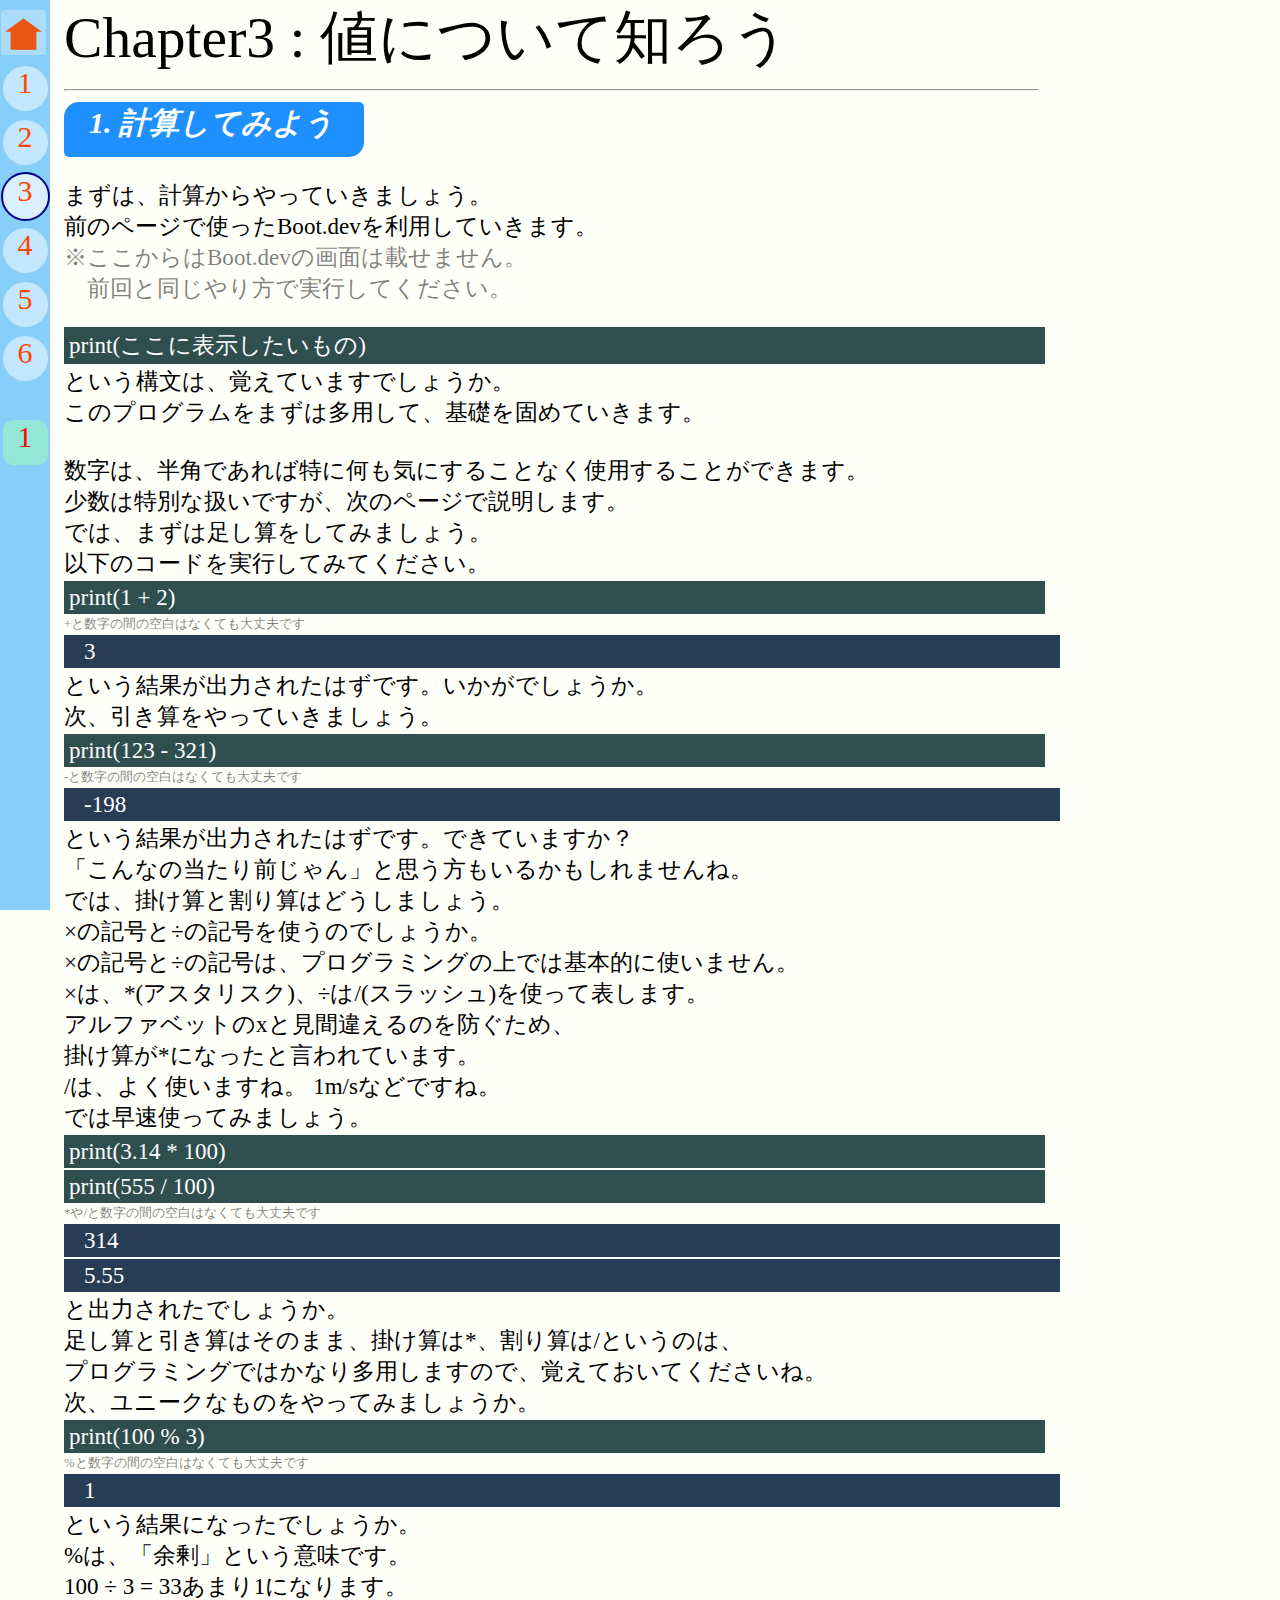
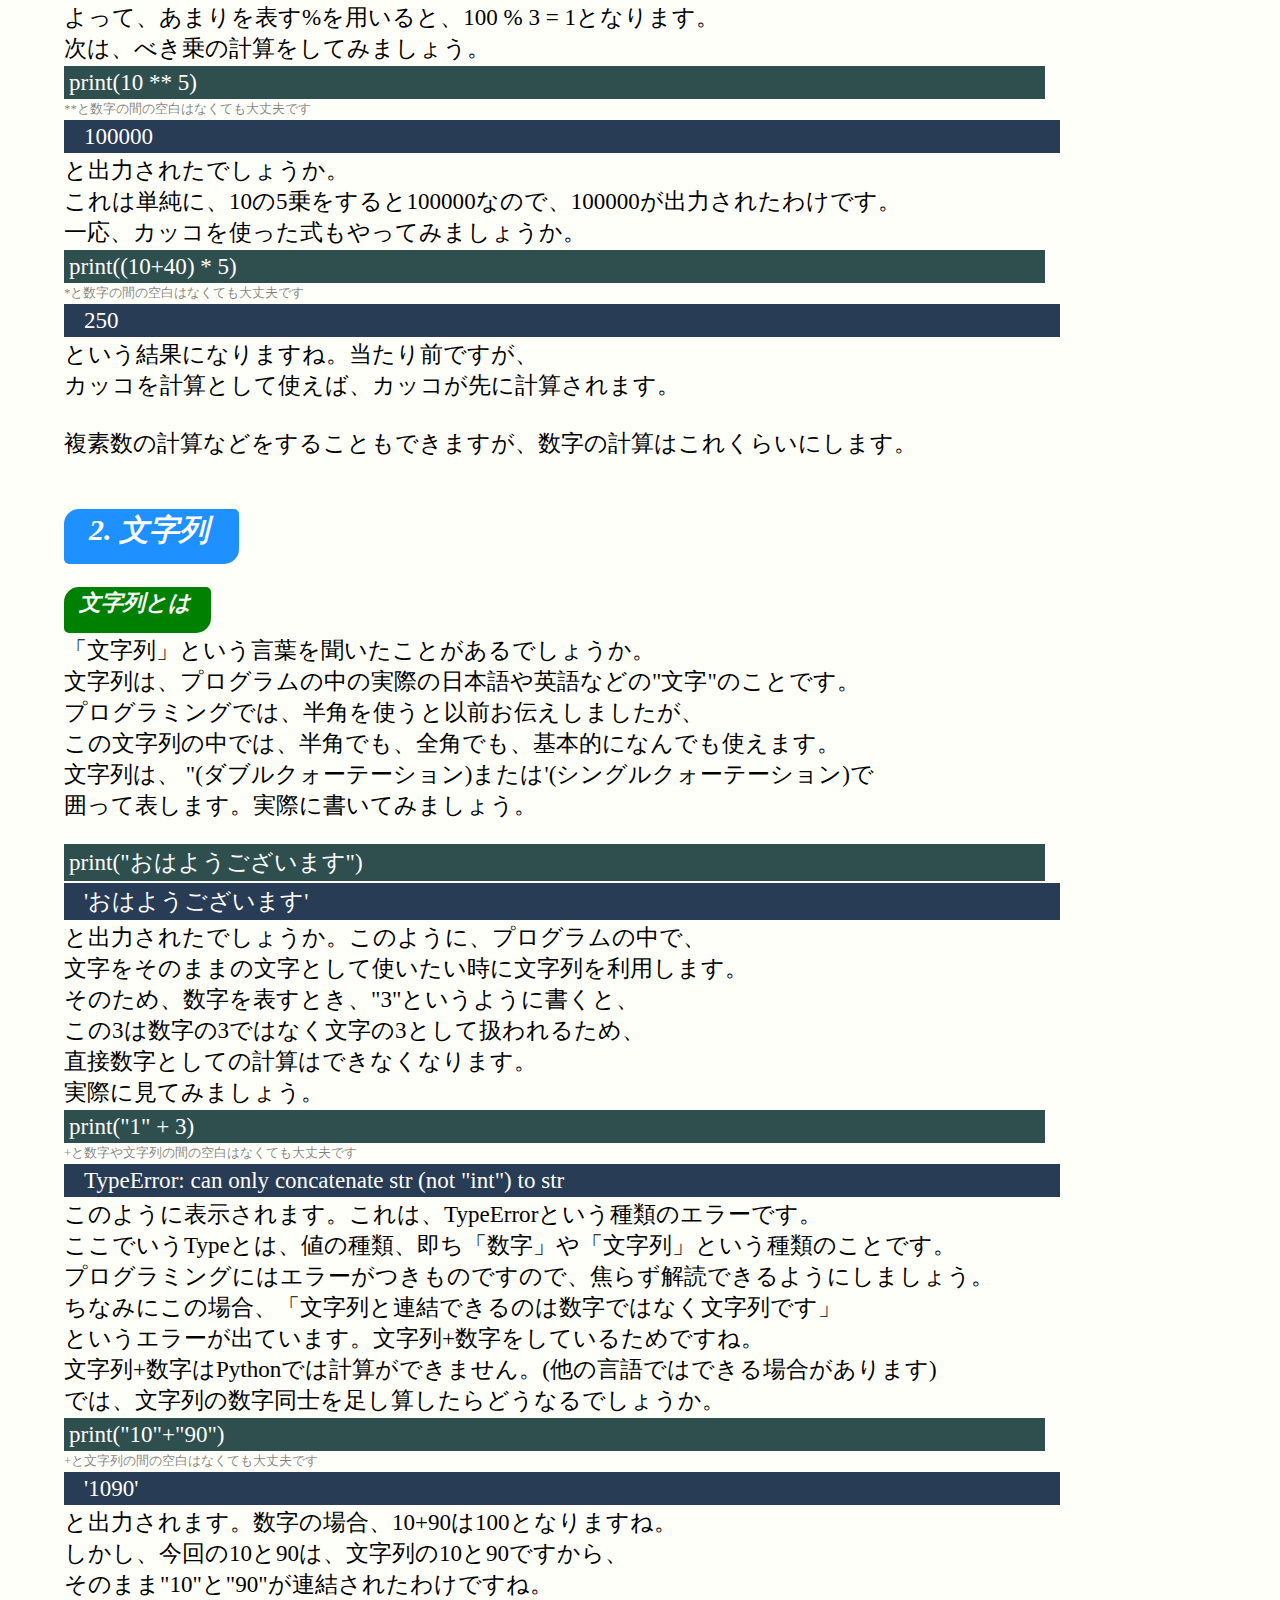
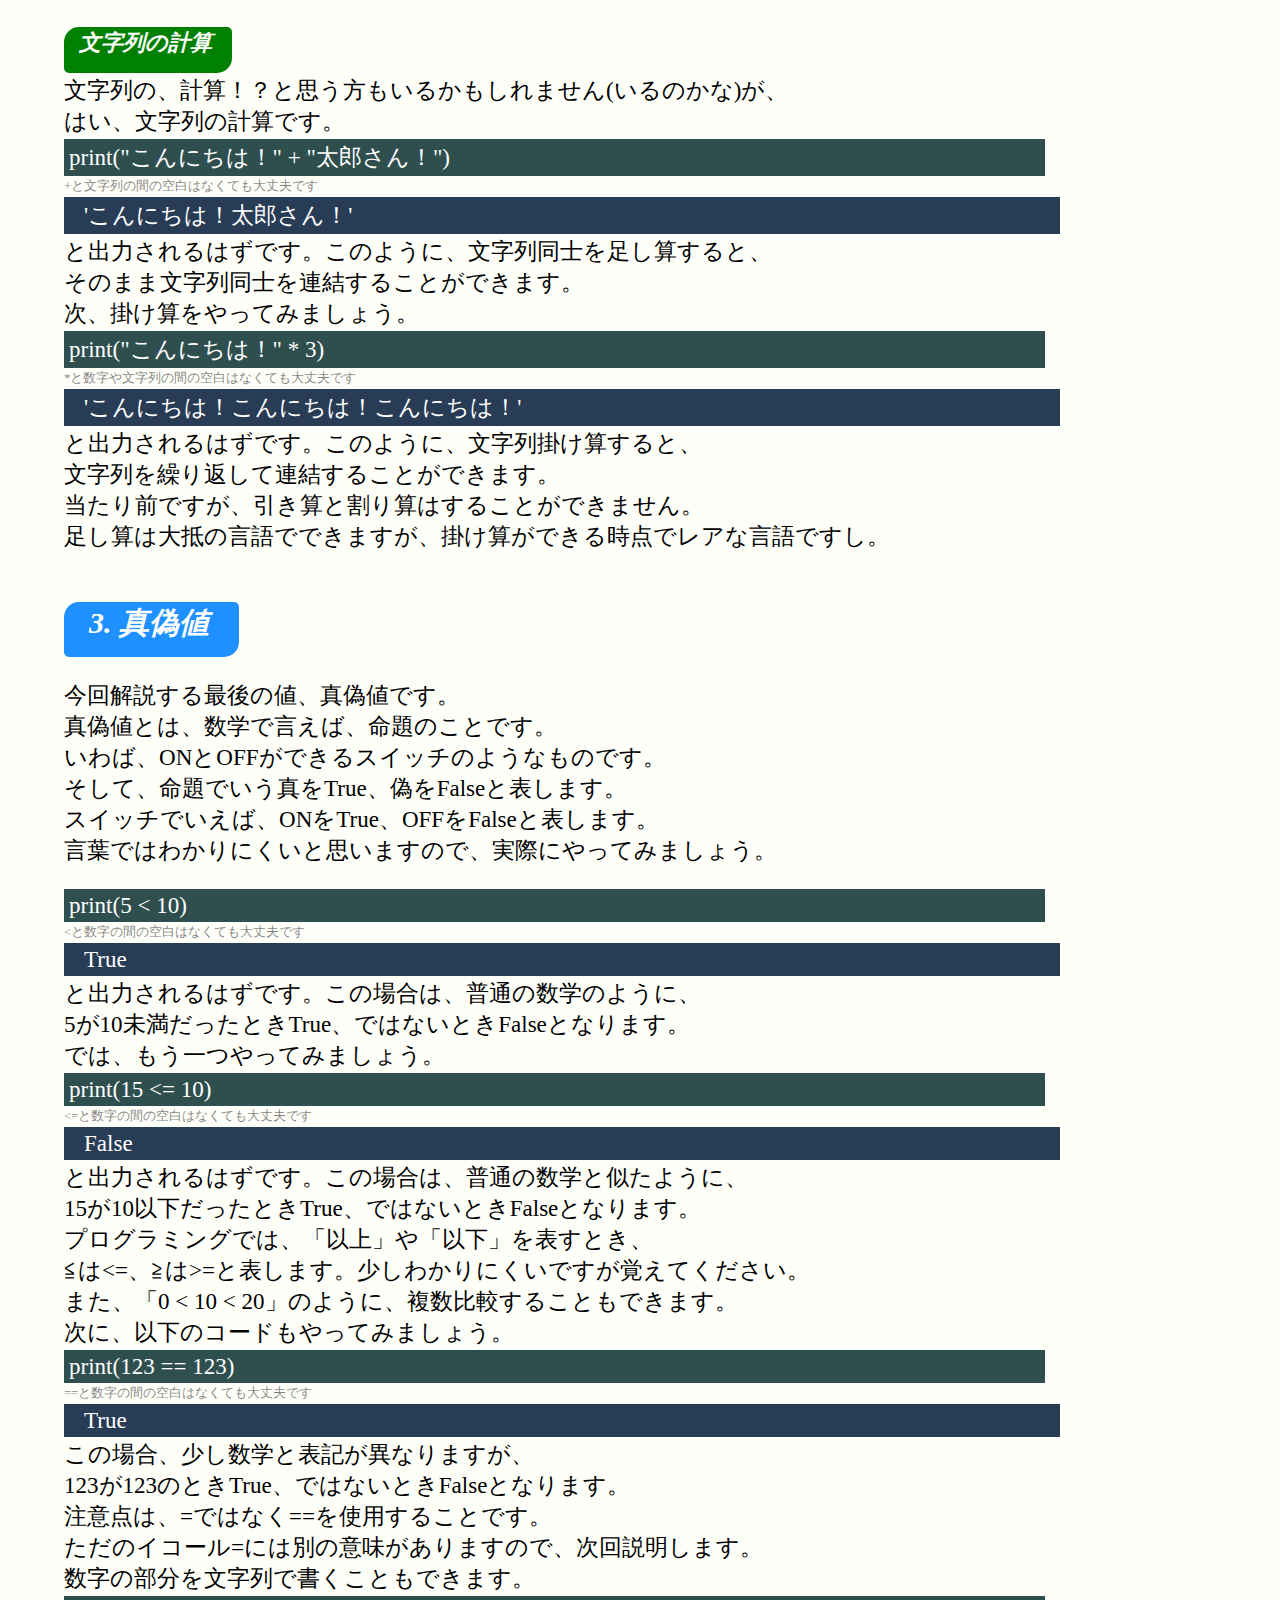
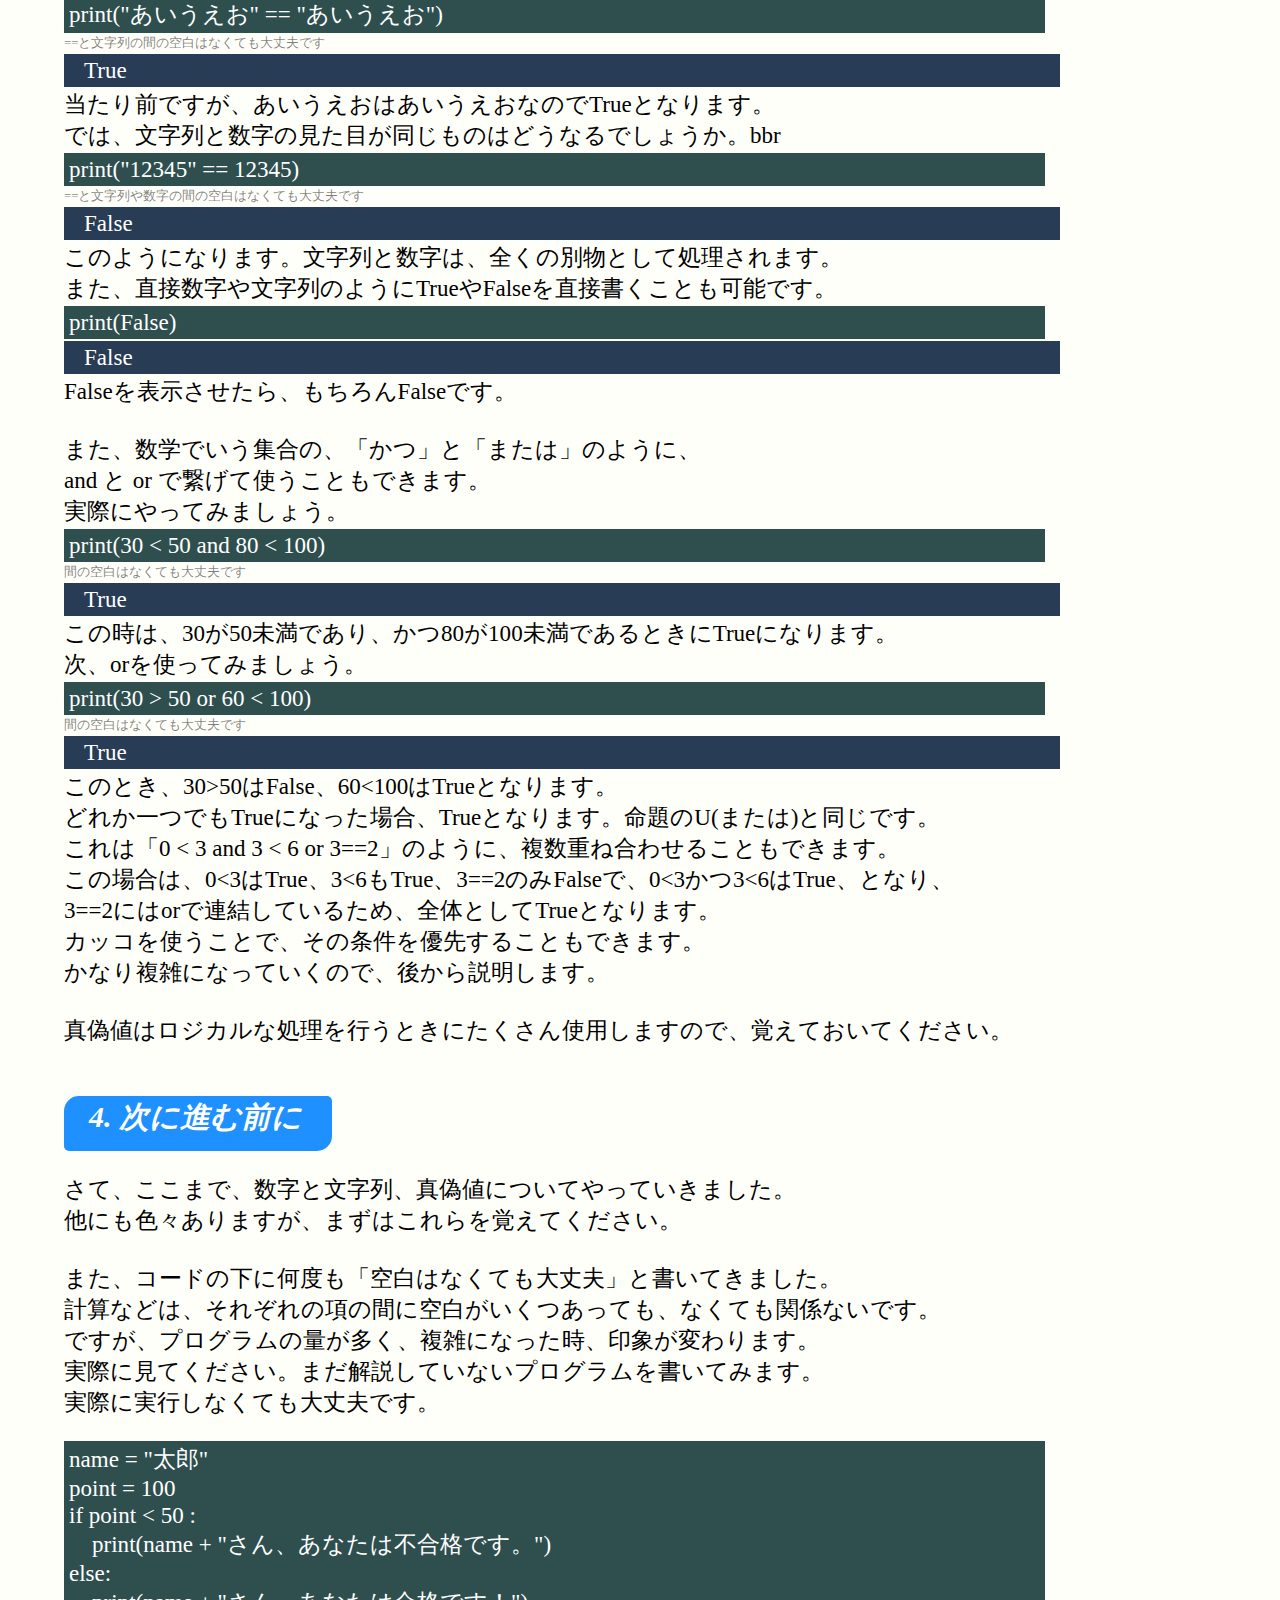
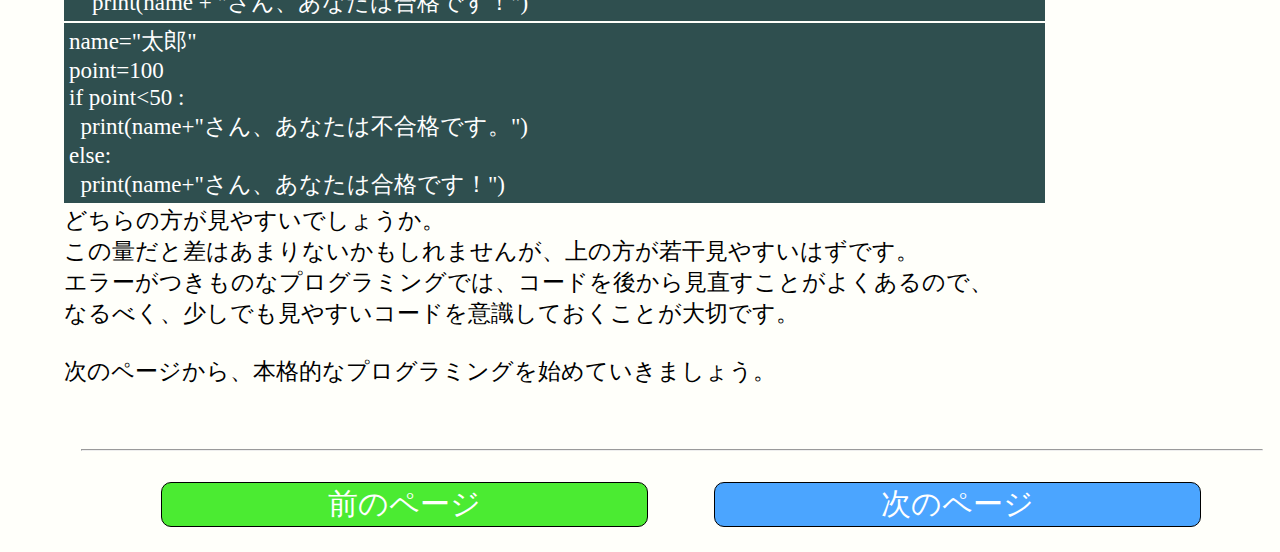
<file: HowToPython/Pages/Chapter3.html>
<html>
    <head>
        <meta charset="UTF-8">
        <title>HowToPython - Chapter3</title>
        <link rel="stylesheet" href="Assets/style.css">
    </head>
    <body>
        <span class="Sidebar">
            <span class="S_homeBtn" onclick="location.href='../index.html'">
                <img src="Assets/HomeLogo.svg" width="100%">
            </span>
            <span class="S_space"></span>
            <span class="S_chapterBtn" onclick="location.href='Chapter1.html'">
                1
            </span>
            <span class="S_chapterBtn" onclick="location.href='Chapter2.html'">
                2
            </span>
            <span class="S_chapterBtn" onclick="location.href='Chapter3.html'" style="border: 2px solid darkblue;background-color: rgba(255,255,255,0.7);">
                3
            </span>
            <span class="S_chapterBtn" onclick="location.href='Chapter4.html'">
                4
            </span>
            <span class="S_chapterBtn" onclick="location.href='Chapter5.html'">
                5
            </span>
            <span class="S_chapterBtn" onclick="location.href='Chapter6.html'">
                6
            </span>
            <span class="S_space"></span>
            <span class="S_advBtn" onclick="location.href='ChapterAdv1.html'">
                1
            </span>
        </span>
        <div class="Main">
            <div class="title">Chapter3 : 値について知ろう</div>
            <hr class="title">
            <span class="section">1. 計算してみよう</span><br>
            <p>
                まずは、計算からやっていきましょう。<br>
                前のページで使ったBoot.devを利用していきます。<br>
                <span class="notification">
                    ※ここからはBoot.devの画面は載せません。<br>
                    　前回と同じやり方で実行してください。 
                </span><br>
                <div class="code">print(ここに表示したいもの)</div>
                という構文は、覚えていますでしょうか。<br>
                このプログラムをまずは多用して、基礎を固めていきます。<br>
                <br>
                数字は、半角であれば特に何も気にすることなく使用することができます。<br>
                少数は特別な扱いですが、次のページで説明します。<br>
                では、まずは足し算をしてみましょう。<br>
                以下のコードを実行してみてください。<br>
                <div class="code">print(1 + 2)</div>
                <span class="notification_s">+と数字の間の空白はなくても大丈夫です</span>
                <div class="console">3</div>
                という結果が出力されたはずです。いかがでしょうか。<br>
                次、引き算をやっていきましょう。<br>
                <div class="code">print(123 - 321)</div>
                <span class="notification_s">-と数字の間の空白はなくても大丈夫です</span>
                <div class="console">-198</div>
                という結果が出力されたはずです。できていますか？<br>
                「こんなの当たり前じゃん」と思う方もいるかもしれませんね。<br>
                では、掛け算と割り算はどうしましょう。<br>
                ×の記号と÷の記号を使うのでしょうか。<br>
                ×の記号と÷の記号は、プログラミングの上では基本的に使いません。<br>
                ×は、*(アスタリスク)、÷は/(スラッシュ)を使って表します。<br>
                アルファベットのxと見間違えるのを防ぐため、<br>
                掛け算が*になったと言われています。<br>
                /は、よく使いますね。 1m/sなどですね。<br>
                では早速使ってみましょう。<br>
                <div class="code">print(3.14 * 100)</div>
                <div class="code">print(555 / 100)</div>
                <span class="notification_s">*や/と数字の間の空白はなくても大丈夫です</span>
                <div class="console">314</div>
                <div class="console">5.55</div>
                と出力されたでしょうか。<br>
                足し算と引き算はそのまま、掛け算は*、割り算は/というのは、<br>
                プログラミングではかなり多用しますので、覚えておいてくださいね。<br>
                次、ユニークなものをやってみましょうか。<br>
                <div class="code">print(100 % 3)</div>
                <span class="notification_s">%と数字の間の空白はなくても大丈夫です</span>
                <div class="console">1</div>
                という結果になったでしょうか。<br>
                %は、「余剰」という意味です。<br>
                100 ÷ 3 = 33あまり1になります。<br>
                よって、あまりを表す%を用いると、100 % 3 = 1となります。<br>
                次は、べき乗の計算をしてみましょう。<br>
                <div class="code">print(10 ** 5)</div>
                <span class="notification_s">**と数字の間の空白はなくても大丈夫です</span>
                <div class="console">100000</div>
                と出力されたでしょうか。<br>
                これは単純に、10の5乗をすると100000なので、100000が出力されたわけです。<br>
                一応、カッコを使った式もやってみましょうか。<br>
                <div class="code">print((10+40) * 5)</div>
                <span class="notification_s">*と数字の間の空白はなくても大丈夫です</span>
                <div class="console">250</div>
                という結果になりますね。当たり前ですが、<br>
                カッコを計算として使えば、カッコが先に計算されます。<br>
                <br>
                複素数の計算などをすることもできますが、数字の計算はこれくらいにします。<br>
            </p><br>
            <span class="section">2. 文字列</span><br>
            <p>
                <span class="subsection">文字列とは</span><br>
                「文字列」という言葉を聞いたことがあるでしょうか。<br>
                文字列は、プログラムの中の実際の日本語や英語などの"文字"のことです。<br>
                プログラミングでは、半角を使うと以前お伝えしましたが、<br>
                この文字列の中では、半角でも、全角でも、基本的になんでも使えます。<br>
                文字列は、 "(ダブルクォーテーション)または'(シングルクォーテーション)で<br>
                囲って表します。実際に書いてみましょう。<br>
                <div class="code">print("おはようございます")</div>
                <div class="console">'おはようございます'</div>
                と出力されたでしょうか。このように、プログラムの中で、<br>
                文字をそのままの文字として使いたい時に文字列を利用します。<br>
                そのため、数字を表すとき、"3"というように書くと、<br>
                この3は数字の3ではなく文字の3として扱われるため、<br>
                直接数字としての計算はできなくなります。<br>
                実際に見てみましょう。<br>
                <div class="code">print("1" + 3)</div>
                <span class="notification_s">+と数字や文字列の間の空白はなくても大丈夫です</span>
                <div class="console">TypeError: can only concatenate str (not "int") to str</div>
                このように表示されます。これは、TypeErrorという種類のエラーです。<br>
                ここでいうTypeとは、値の種類、即ち「数字」や「文字列」という種類のことです。<br>
                プログラミングにはエラーがつきものですので、焦らず解読できるようにしましょう。<br>
                ちなみにこの場合、「文字列と連結できるのは数字ではなく文字列です」<br>
                というエラーが出ています。文字列+数字をしているためですね。<br>
                文字列+数字はPythonでは計算ができません。(他の言語ではできる場合があります)<br>
                では、文字列の数字同士を足し算したらどうなるでしょうか。<br>
                <div class="code">print("10"+"90")</div>
                <span class="notification_s">+と文字列の間の空白はなくても大丈夫です</span>
                <div class="console">'1090'</div>
                と出力されます。数字の場合、10+90は100となりますね。<br>
                しかし、今回の10と90は、文字列の10と90ですから、<br>
                そのまま"10"と"90"が連結されたわけですね。<br>
                <br>
                <span class="subsection">文字列の計算</span><br>
                文字列の、計算！？と思う方もいるかもしれません(いるのかな)が、<br>
                はい、文字列の計算です。<br>
                <div class="code">print("こんにちは！" + "太郎さん！")</div>
                <span class="notification_s">+と文字列の間の空白はなくても大丈夫です</span>
                <div class="console">'こんにちは！太郎さん！'</div>
                と出力されるはずです。このように、文字列同士を足し算すると、<br>
                そのまま文字列同士を連結することができます。<br>
                次、掛け算をやってみましょう。
                <div class="code">print("こんにちは！" * 3)</div>
                <span class="notification_s">*と数字や文字列の間の空白はなくても大丈夫です</span>
                <div class="console">'こんにちは！こんにちは！こんにちは！'</div>
                と出力されるはずです。このように、文字列掛け算すると、<br>
                文字列を繰り返して連結することができます。<br>
                当たり前ですが、引き算と割り算はすることができません。<br>
                足し算は大抵の言語でできますが、掛け算ができる時点でレアな言語ですし。<br>
            </p><br>
            <span class="section">3. 真偽値</span><br>
            <p>
                今回解説する最後の値、真偽値です。<br>
                真偽値とは、数学で言えば、命題のことです。<br>
                いわば、ONとOFFができるスイッチのようなものです。<br>
                そして、命題でいう真をTrue、偽をFalseと表します。<br>
                スイッチでいえば、ONをTrue、OFFをFalseと表します。<br>
                言葉ではわかりにくいと思いますので、実際にやってみましょう。<br>
                <div class="code">print(5 < 10)</div>
                <span class="notification_s"><と数字の間の空白はなくても大丈夫です</span>
                <div class="console">True</div>
                と出力されるはずです。この場合は、普通の数学のように、<br>
                5が10未満だったときTrue、ではないときFalseとなります。<br>
                では、もう一つやってみましょう。<br>
                <div class="code">print(15 <= 10)</div>
                <span class="notification_s"><=と数字の間の空白はなくても大丈夫です</span>
                <div class="console">False</div>
                と出力されるはずです。この場合は、普通の数学と似たように、<br>
                15が10以下だったときTrue、ではないときFalseとなります。<br>
                プログラミングでは、「以上」や「以下」を表すとき、<br>
                ≦は<=、≧は>=と表します。少しわかりにくいですが覚えてください。<br>
                また、「0 < 10 < 20」のように、複数比較することもできます。 <br>
                次に、以下のコードもやってみましょう。<br>
                <div class="code">print(123 == 123)</div>
                <span class="notification_s">==と数字の間の空白はなくても大丈夫です</span>
                <div class="console">True</div>
                この場合、少し数学と表記が異なりますが、<br>
                123が123のときTrue、ではないときFalseとなります。<br>
                注意点は、=ではなく==を使用することです。<br>
                ただのイコール=には別の意味がありますので、次回説明します。<br>
                数字の部分を文字列で書くこともできます。<br>
                <div class="code">print("あいうえお" == "あいうえお")</div>
                <span class="notification_s">==と文字列の間の空白はなくても大丈夫です</span>
                <div class="console">True</div>
                当たり前ですが、あいうえおはあいうえおなのでTrueとなります。<br>
                では、文字列と数字の見た目が同じものはどうなるでしょうか。bbr   
                <div class="code">print("12345" == 12345)</div>
                <span class="notification_s">==と文字列や数字の間の空白はなくても大丈夫です</span>
                <div class="console">False</div>
                このようになります。文字列と数字は、全くの別物として処理されます。<br>
                また、直接数字や文字列のようにTrueやFalseを直接書くことも可能です。<br>
                <div class="code">print(False)</div>
                <div class="console">False</div>
                Falseを表示させたら、もちろんFalseです。<br>
                <br>
                また、数学でいう集合の、「かつ」と「または」のように、<br>
                and と or で繋げて使うこともできます。<br>
                実際にやってみましょう。<br>
                <div class="code">print(30 < 50 and 80 < 100)</div>
                <span class="notification_s">間の空白はなくても大丈夫です</span>
                <div class="console">True</div>
                この時は、30が50未満であり、かつ80が100未満であるときにTrueになります。<br>
                次、orを使ってみましょう。<br>
                <div class="code">print(30 > 50 or 60 < 100)</div>
                <span class="notification_s">間の空白はなくても大丈夫です</span>
                <div class="console">True</div>
                このとき、30>50はFalse、60<100はTrueとなります。<br>
                どれか一つでもTrueになった場合、Trueとなります。命題のU(または)と同じです。<br>
                これは「0 < 3 and 3 < 6 or 3==2」のように、複数重ね合わせることもできます。<br>
                この場合は、0<3はTrue、3<6もTrue、3==2のみFalseで、0<3かつ3<6はTrue、となり、<br>
                3==2にはorで連結しているため、全体としてTrueとなります。<br>
                カッコを使うことで、その条件を優先することもできます。<br>
                かなり複雑になっていくので、後から説明します。<br>
                <br>
                真偽値はロジカルな処理を行うときにたくさん使用しますので、覚えておいてください。<br>
            </p><br>
            <span class="section">4. 次に進む前に</span><br>
            <p>
                さて、ここまで、数字と文字列、真偽値についてやっていきました。<br>
                他にも色々ありますが、まずはこれらを覚えてください。<br>
                <br>
                また、コードの下に何度も「空白はなくても大丈夫」と書いてきました。<br>
                計算などは、それぞれの項の間に空白がいくつあっても、なくても関係ないです。<br>
                ですが、プログラムの量が多く、複雑になった時、印象が変わります。<br>
                実際に見てください。まだ解説していないプログラムを書いてみます。<br>
                実際に実行しなくても大丈夫です。<br>
                <div class="code">
                    name = "太郎" <br>
                    point = 100 <br>
                    if point < 50 : <br>
                    &nbsp;&nbsp;&nbsp;&nbsp;print(name + "さん、あなたは不合格です。")<br>
                    else: <br>
                    &nbsp;&nbsp;&nbsp;&nbsp;print(name + "さん、あなたは合格です！")<br>
                </div>
                <div class="code">
                    name="太郎" <br>
                    point=100 <br>
                    if point<50 : <br>
                    &nbsp;&nbsp;print(name+"さん、あなたは不合格です。")<br>
                    else: <br>
                    &nbsp;&nbsp;print(name+"さん、あなたは合格です！")<br>
                </div>
                どちらの方が見やすいでしょうか。<br>
                この量だと差はあまりないかもしれませんが、上の方が若干見やすいはずです。<br>
                エラーがつきものなプログラミングでは、コードを後から見直すことがよくあるので、<br>
                なるべく、少しでも見やすいコードを意識しておくことが大切です。<br>
                <br>
                次のページから、本格的なプログラミングを始めていきましょう。<br>
            </p>
            <br>
            <hr class="pageCtrlLine">
            <div class="pageCtrlArea">
                <button class="prevPage" onclick="location.href='Chapter2.html'">前のページ</button>
                <button class="nextPage" onclick="location.href='Chapter4.html'">次のページ</button>
            </div>
        </div>
    </body>
</html>
</file>
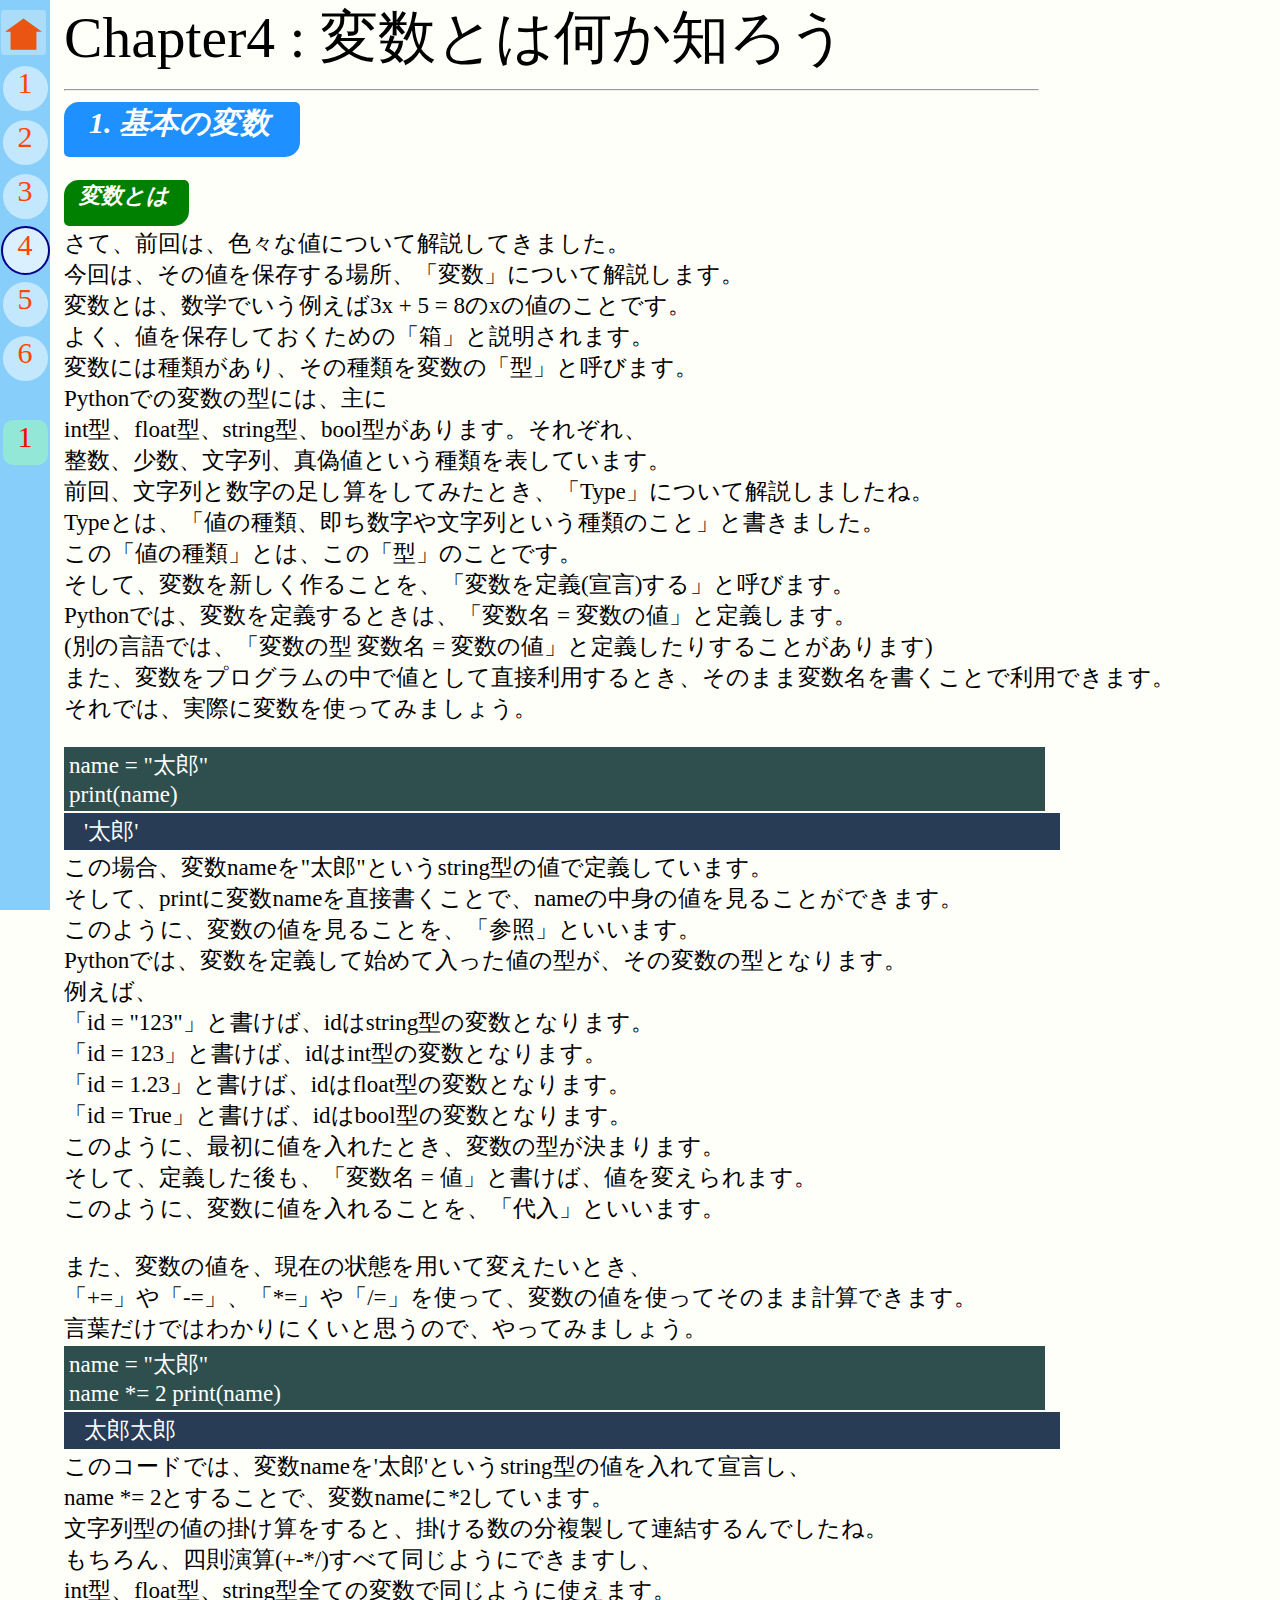
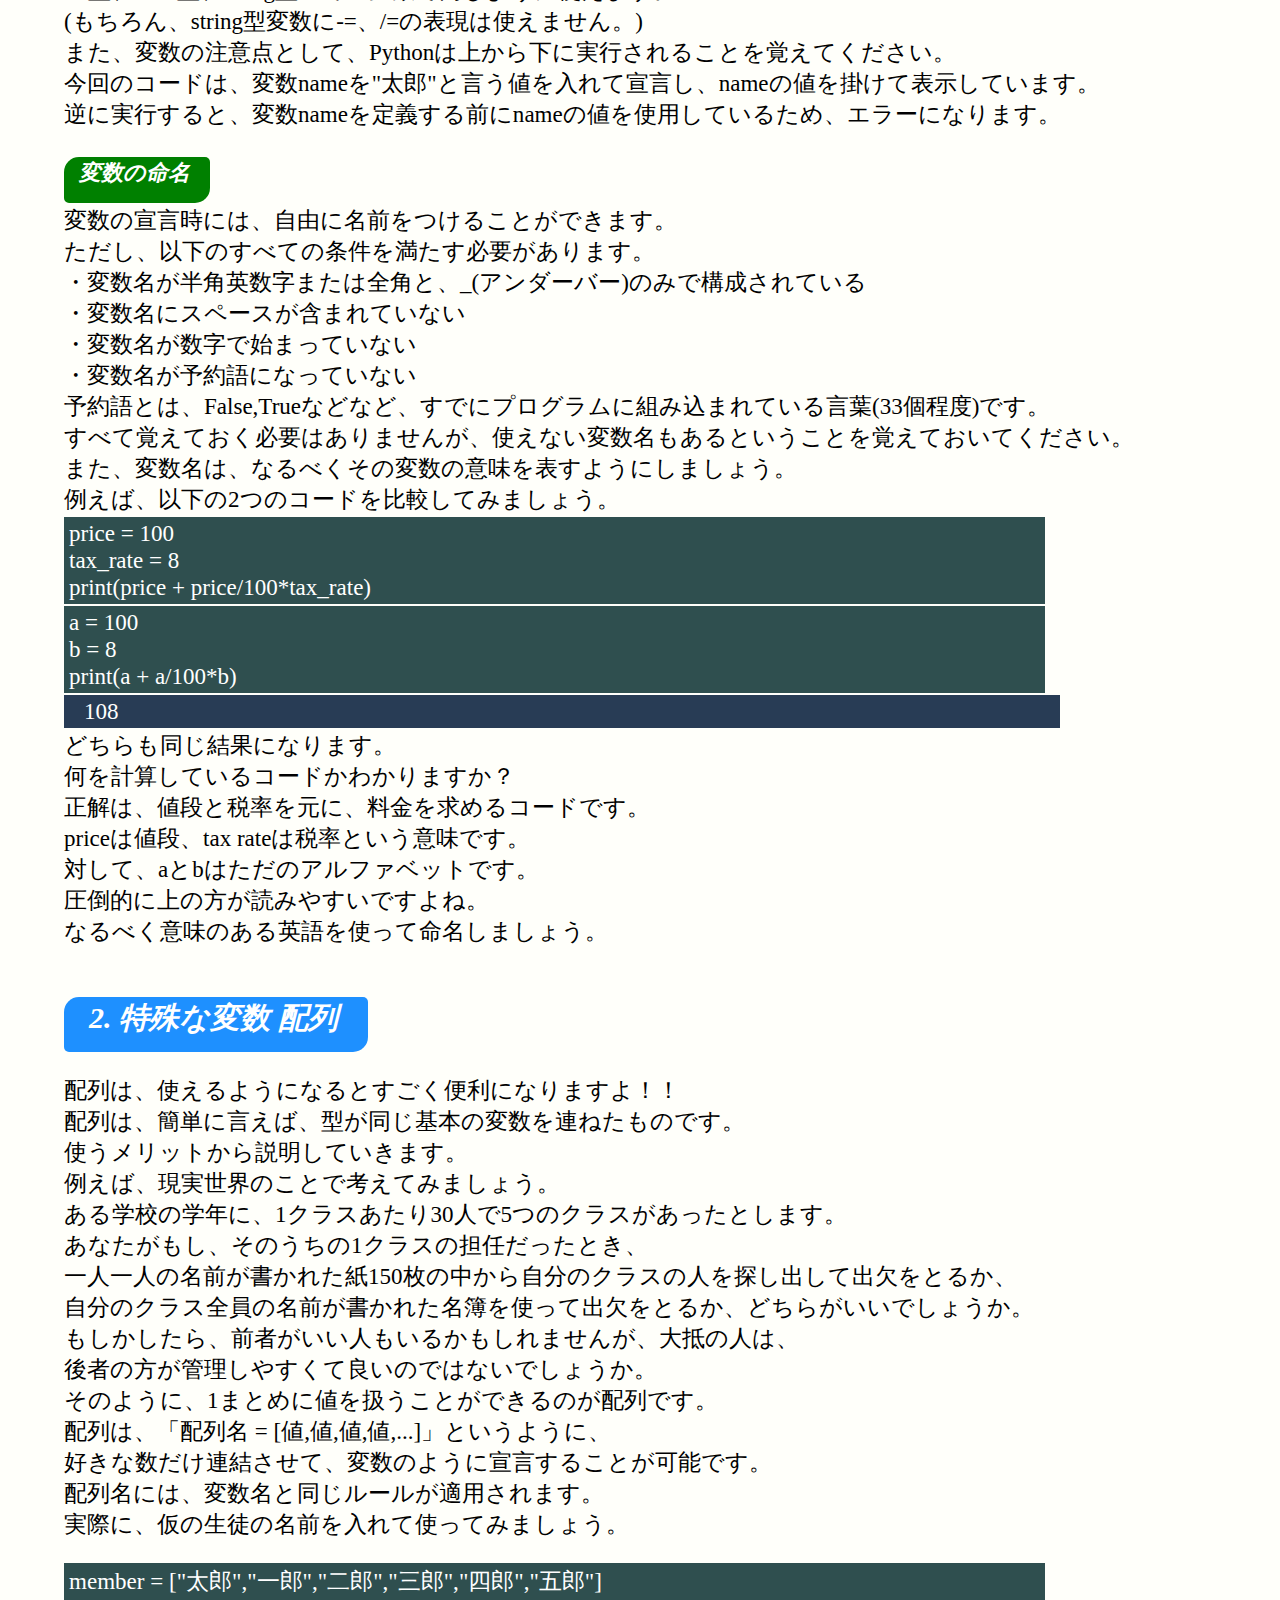
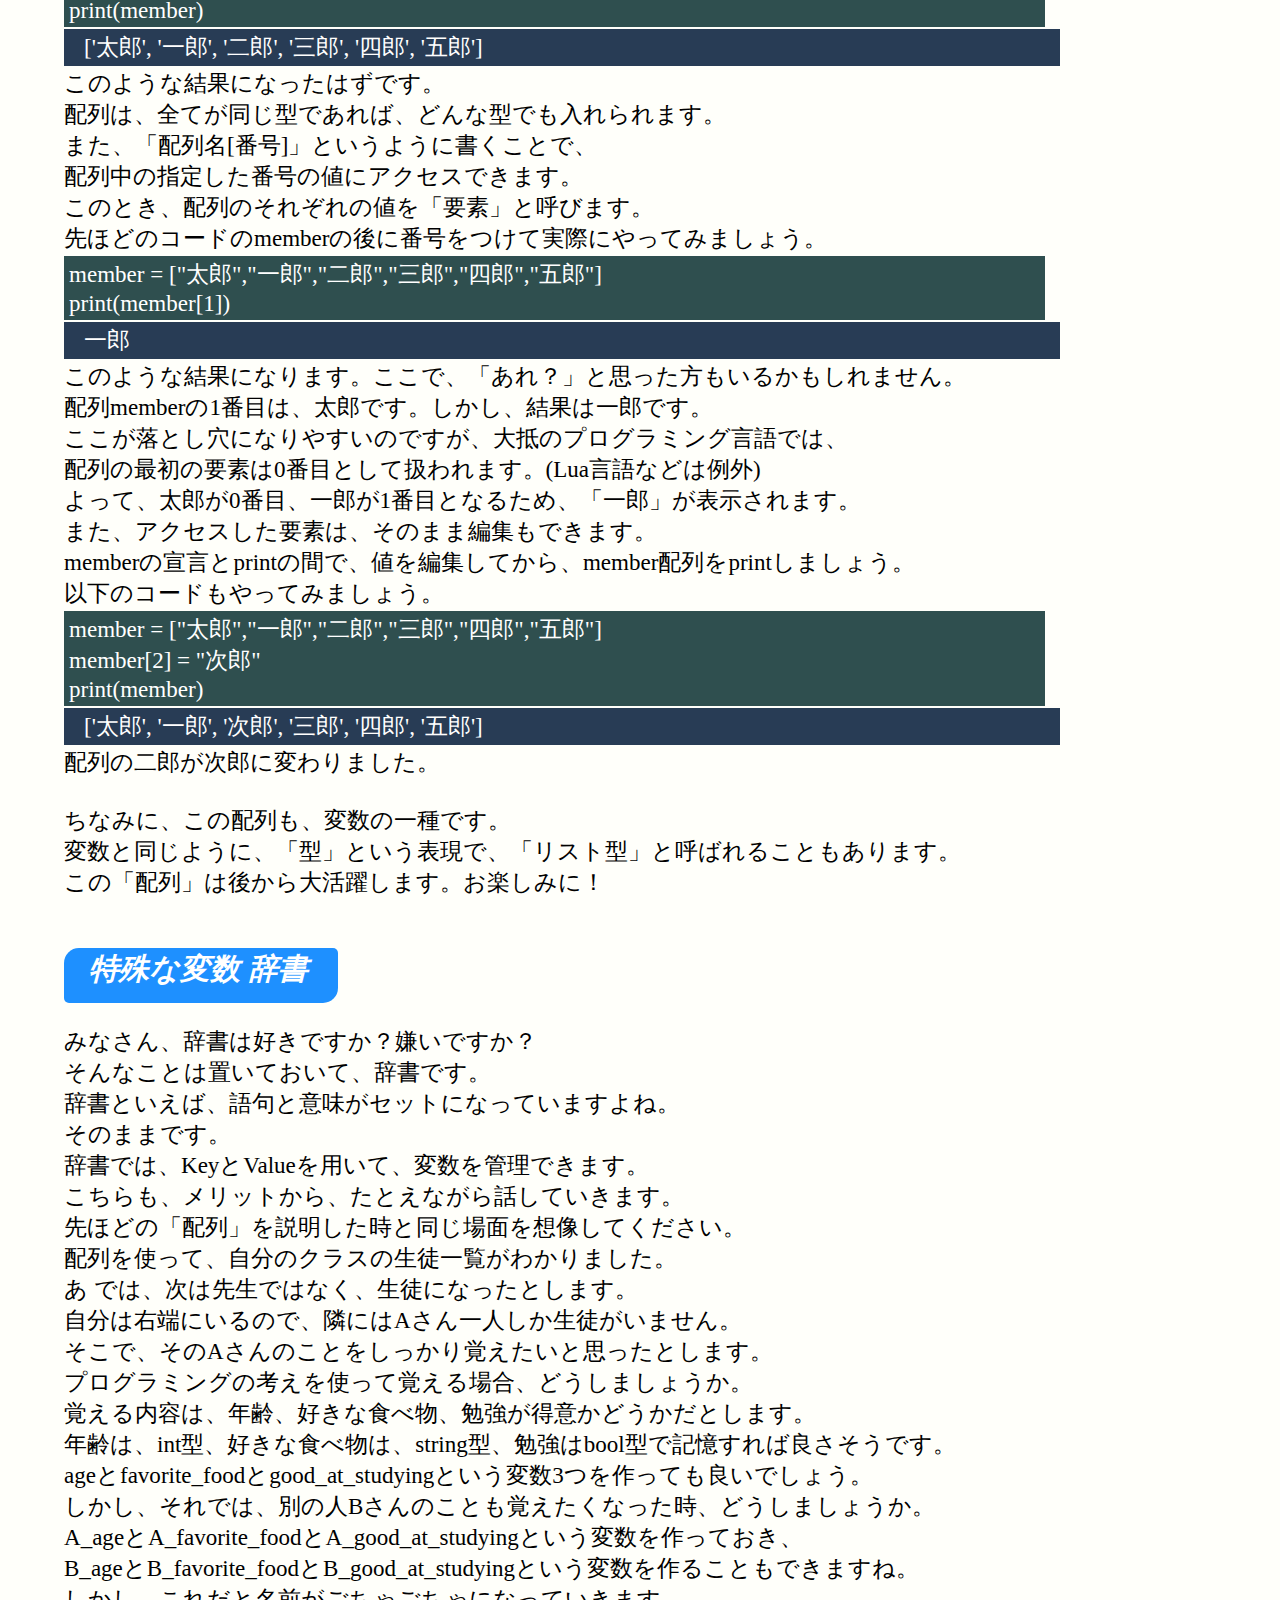
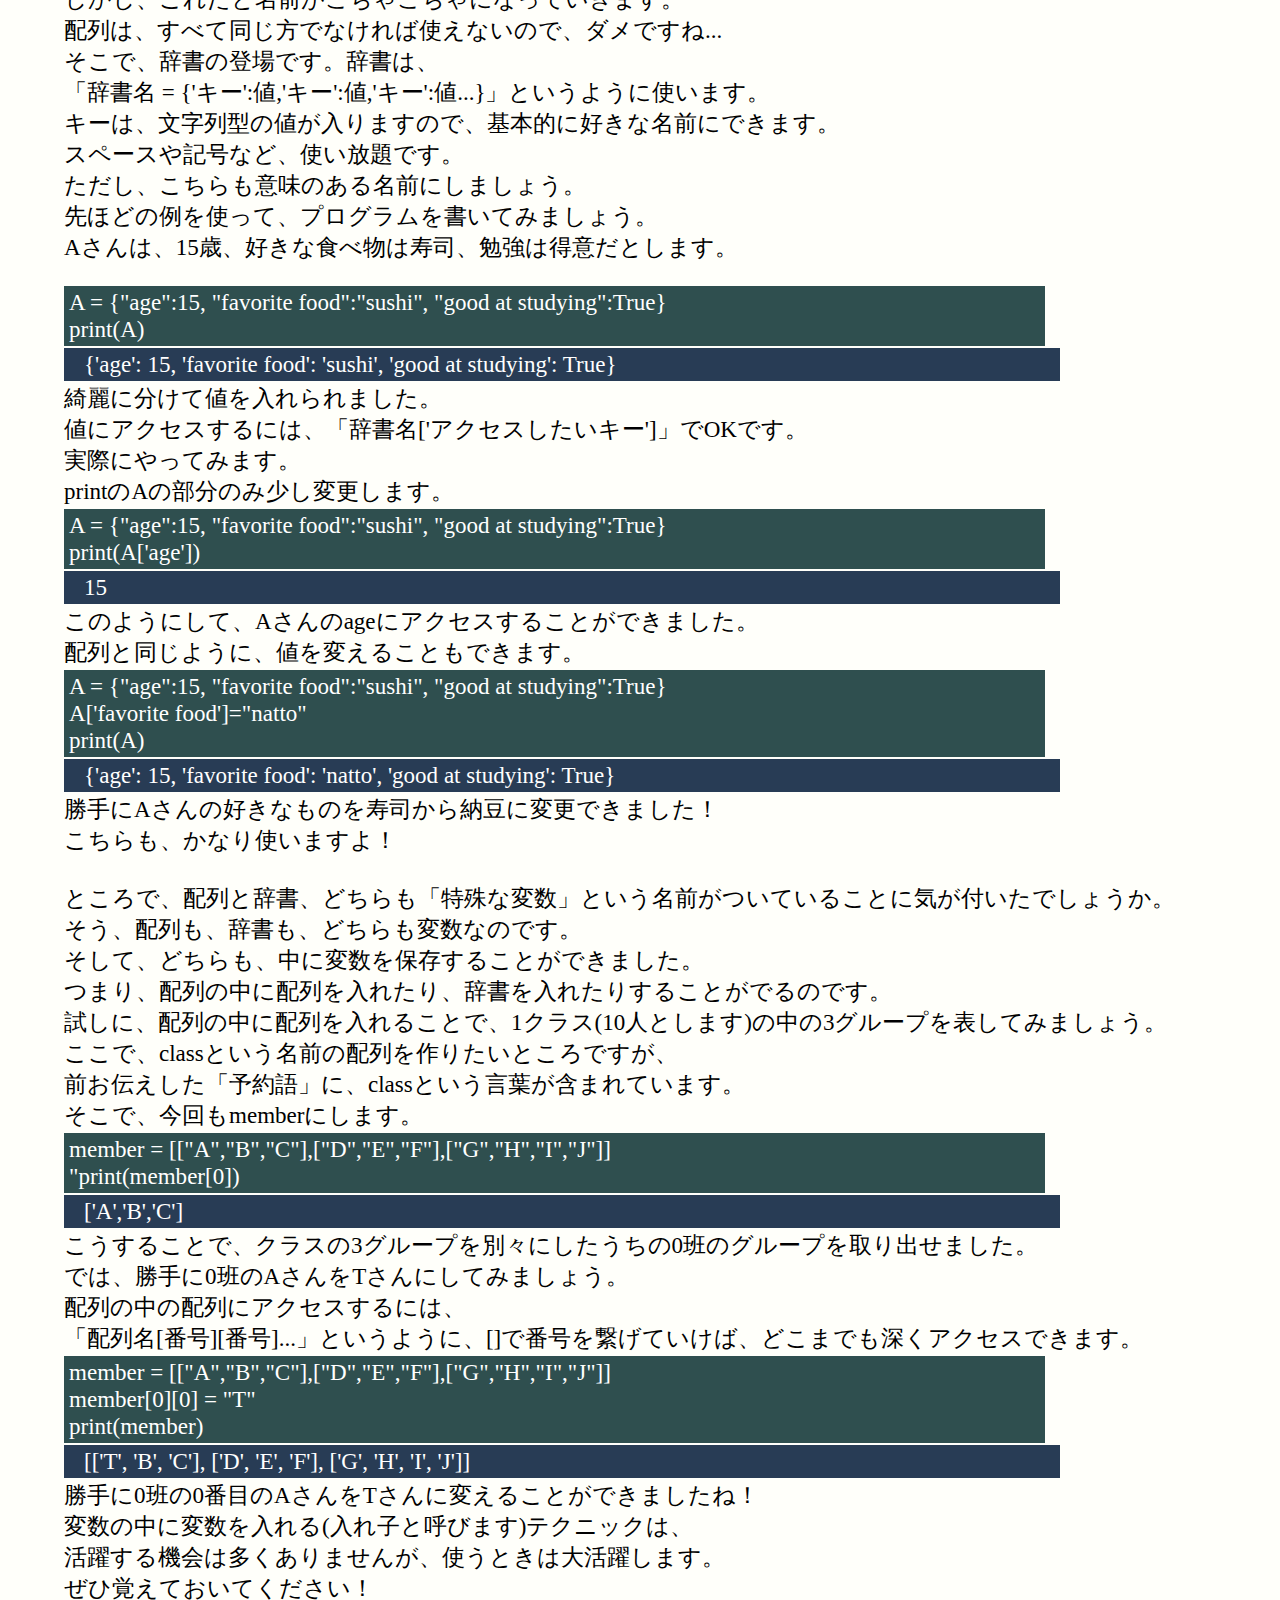
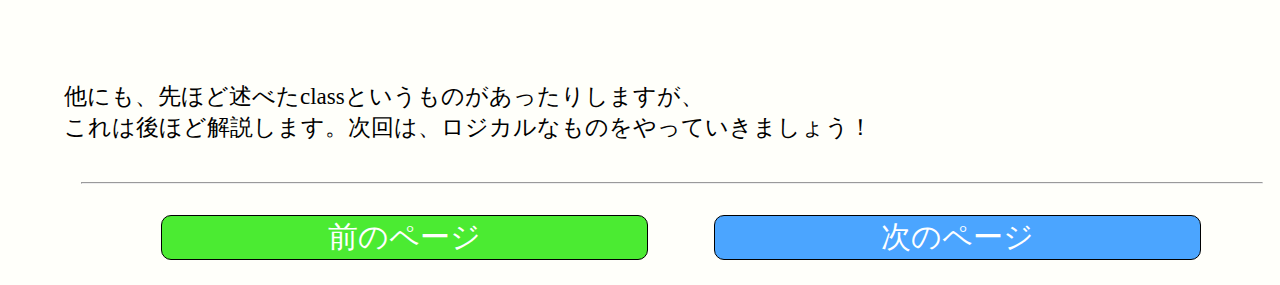
<file: HowToPython/Pages/Chapter4.html>
<html>
    <head>
        <meta charset="UTF-8">
        <title>HowToPython - Chapter4</title>
        <link rel="stylesheet" href="Assets/style.css">
    </head>
    <body>
        <span class="Sidebar">
            <span class="S_homeBtn" onclick="location.href='../index.html'">
                <img src="Assets/HomeLogo.svg" width="100%">
            </span>
            <span class="S_space"></span>
            <span class="S_chapterBtn" onclick="location.href='Chapter1.html'">
                1
            </span>
            <span class="S_chapterBtn" onclick="location.href='Chapter2.html'">
                2
            </span>
            <span class="S_chapterBtn" onclick="location.href='Chapter3.html'">
                3
            </span>
            <span class="S_chapterBtn" onclick="location.href='Chapter4.html'" style="border: 2px solid darkblue;background-color: rgba(255,255,255,0.7);">
                4
            </span>
            <span class="S_chapterBtn" onclick="location.href='Chapter5.html'">
                5
            </span>
            <span class="S_chapterBtn" onclick="location.href='Chapter6.html'">
                6
            </span>
            <span class="S_space"></span>
            <span class="S_advBtn" onclick="location.href='ChapterAdv1.html'">
                1
            </span>
        </span>
        <div class="Main">
            <div class="title">Chapter4 : 変数とは何か知ろう</div>
            <hr class="title">
            <span class="section">1. 基本の変数</span><br>
            <p>
            <span class="subsection">変数とは</span><br>
                さて、前回は、色々な値について解説してきました。<br>
                今回は、その値を保存する場所、「変数」について解説します。<br>
                変数とは、数学でいう例えば3x + 5 = 8のxの値のことです。<br>
                よく、値を保存しておくための「箱」と説明されます。<br>
                変数には種類があり、その種類を変数の「型」と呼びます。<br>
                Pythonでの変数の型には、主に<br>
                int型、float型、string型、bool型があります。それぞれ、<br>
                整数、少数、文字列、真偽値という種類を表しています。<br>
                前回、文字列と数字の足し算をしてみたとき、「Type」について解説しましたね。<br>
                Typeとは、「値の種類、即ち数字や文字列という種類のこと」と書きました。<br>
                この「値の種類」とは、この「型」のことです。<br>
                そして、変数を新しく作ることを、「変数を定義(宣言)する」と呼びます。<br>
                Pythonでは、変数を定義するときは、「変数名 = 変数の値」と定義します。<br>
                (別の言語では、「変数の型 変数名 = 変数の値」と定義したりすることがあります) <br>
                また、変数をプログラムの中で値として直接利用するとき、そのまま変数名を書くことで利用できます。<br>
                それでは、実際に変数を使ってみましょう。<br>
                <div class="code">
                    name = "太郎" <br>
                    print(name)
                </div>
                <div class="console">'太郎'</div>
                この場合、変数nameを"太郎"というstring型の値で定義しています。<br>
                そして、printに変数nameを直接書くことで、nameの中身の値を見ることができます。<br>
                このように、変数の値を見ることを、「参照」といいます。<br>
                Pythonでは、変数を定義して始めて入った値の型が、その変数の型となります。<br>
                例えば、<br>
                「id = "123"」と書けば、idはstring型の変数となります。<br>
                「id = 123」と書けば、idはint型の変数となります。<br>
                「id = 1.23」と書けば、idはfloat型の変数となります。<br>
                「id = True」と書けば、idはbool型の変数となります。<br>
                このように、最初に値を入れたとき、変数の型が決まります。<br>
                そして、定義した後も、「変数名 = 値」と書けば、値を変えられます。<br>
                このように、変数に値を入れることを、「代入」といいます。<br>
                <br>
                また、変数の値を、現在の状態を用いて変えたいとき、<br>
                「+=」や「-=」、「*=」や「/=」を使って、変数の値を使ってそのまま計算できます。<br>
                言葉だけではわかりにくいと思うので、やってみましょう。<br>
                <div class="code">
                    name = "太郎" <br>
                    name *= 2
                    print(name)
                </div>
                <div class="console">太郎太郎</div>
                このコードでは、変数nameを'太郎'というstring型の値を入れて宣言し、 <br>
                name *= 2とすることで、変数nameに*2しています。<br>
                文字列型の値の掛け算をすると、掛ける数の分複製して連結するんでしたね。<br>
                もちろん、四則演算(+-*/)すべて同じようにできますし、<br>
                int型、float型、string型全ての変数で同じように使えます。<br>
                (もちろん、string型変数に-=、/=の表現は使えません。)<br>
                また、変数の注意点として、Pythonは上から下に実行されることを覚えてください。<br>
                今回のコードは、変数nameを"太郎"と言う値を入れて宣言し、nameの値を掛けて表示しています。<br>
                逆に実行すると、変数nameを定義する前にnameの値を使用しているため、エラーになります。<br>
                <br>
                <span class="subsection">変数の命名</span><br>
                変数の宣言時には、自由に名前をつけることができます。<br>
                ただし、以下のすべての条件を満たす必要があります。<br>
                ・変数名が半角英数字または全角と、_(アンダーバー)のみで構成されている<br>
                ・変数名にスペースが含まれていない<br>
                ・変数名が数字で始まっていない<br>
                ・変数名が予約語になっていない<br>
                予約語とは、False,Trueなどなど、すでにプログラムに組み込まれている言葉(33個程度)です。<br>
                すべて覚えておく必要はありませんが、使えない変数名もあるということを覚えておいてください。<br>
                また、変数名は、なるべくその変数の意味を表すようにしましょう。<br>
                例えば、以下の2つのコードを比較してみましょう。<br>
                <div class="code">
                    price = 100<br>
                    tax_rate = 8 <br>
                    print(price + price/100*tax_rate)
                </div>
                <div class="code">
                    a = 100<br>
                    b = 8 <br>
                    print(a + a/100*b)
                </div>
                <div class="console">108</div>
                どちらも同じ結果になります。<br>
                何を計算しているコードかわかりますか？<br>
                正解は、値段と税率を元に、料金を求めるコードです。<br>
                priceは値段、tax rateは税率という意味です。<br>
                対して、aとbはただのアルファベットです。<br>
                圧倒的に上の方が読みやすいですよね。<br>
                なるべく意味のある英語を使って命名しましょう。<br>
            </p><br>
            <span class="section">2. 特殊な変数 配列</span><br>
            <p>
                配列は、使えるようになるとすごく便利になりますよ！！<br>
                配列は、簡単に言えば、型が同じ基本の変数を連ねたものです。<br>
                使うメリットから説明していきます。<br>
                例えば、現実世界のことで考えてみましょう。<br>
                ある学校の学年に、1クラスあたり30人で5つのクラスがあったとします。<br>
                あなたがもし、そのうちの1クラスの担任だったとき、<br>
                一人一人の名前が書かれた紙150枚の中から自分のクラスの人を探し出して出欠をとるか、<br>
                自分のクラス全員の名前が書かれた名簿を使って出欠をとるか、どちらがいいでしょうか。<br>
                もしかしたら、前者がいい人もいるかもしれませんが、大抵の人は、<br>
                後者の方が管理しやすくて良いのではないでしょうか。<br>
                そのように、1まとめに値を扱うことができるのが配列です。<br>
                配列は、「配列名 = [値,値,値,値,...]」というように、<br>
                好きな数だけ連結させて、変数のように宣言することが可能です。<br>
                配列名には、変数名と同じルールが適用されます。<br>
                実際に、仮の生徒の名前を入れて使ってみましょう。<br>
                <div class="code">
                    member = ["太郎","一郎","二郎","三郎","四郎","五郎"]<br>
                    print(member)
                </div>
                <div class="console">
                    ['太郎', '一郎', '二郎', '三郎', '四郎', '五郎']
                </div>
                このような結果になったはずです。<br>
                配列は、全てが同じ型であれば、どんな型でも入れられます。<br>
                また、「配列名[番号]」というように書くことで、<br>
                配列中の指定した番号の値にアクセスできます。<br>
                このとき、配列のそれぞれの値を「要素」と呼びます。<br>
                先ほどのコードのmemberの後に番号をつけて実際にやってみましょう。<br>
                <div class="code">
                    member = ["太郎","一郎","二郎","三郎","四郎","五郎"]<br>
                    print(member[1])
                </div>
                <div class="console">
                    一郎
                </div>
                このような結果になります。ここで、「あれ？」と思った方もいるかもしれません。<br>
                配列memberの1番目は、太郎です。しかし、結果は一郎です。<br>
                ここが落とし穴になりやすいのですが、大抵のプログラミング言語では、<br>
                配列の最初の要素は0番目として扱われます。(Lua言語などは例外)<br>
                よって、太郎が0番目、一郎が1番目となるため、「一郎」が表示されます。<br>
                また、アクセスした要素は、そのまま編集もできます。<br>
                memberの宣言とprintの間で、値を編集してから、member配列をprintしましょう。<br>
                以下のコードもやってみましょう。<br>
                <div class="code">
                    member = ["太郎","一郎","二郎","三郎","四郎","五郎"]<br>
                    member[2] = "次郎"<br>
                    print(member)
                </div>
                <div class="console">
                    ['太郎', '一郎', '次郎', '三郎', '四郎', '五郎']
                </div>
                配列の二郎が次郎に変わりました。<br>
                <br>
                ちなみに、この配列も、変数の一種です。<br>
                変数と同じように、「型」という表現で、「リスト型」と呼ばれることもあります。<br>
                この「配列」は後から大活躍します。お楽しみに！<br>
            </p><br>
            <span class="section">特殊な変数 辞書</span><br>
            <p>
                みなさん、辞書は好きですか？嫌いですか？<br>
                そんなことは置いておいて、辞書です。<br>
                辞書といえば、語句と意味がセットになっていますよね。<br>
                そのままです。<br>
                辞書では、KeyとValueを用いて、変数を管理できます。<br>
                こちらも、メリットから、たとえながら話していきます。<br>
                先ほどの「配列」を説明した時と同じ場面を想像してください。<br>
                配列を使って、自分のクラスの生徒一覧がわかりました。<br>あ
                では、次は先生ではなく、生徒になったとします。<br>
                自分は右端にいるので、隣にはAさん一人しか生徒がいません。<br>
                そこで、そのAさんのことをしっかり覚えたいと思ったとします。<br>
                プログラミングの考えを使って覚える場合、どうしましょうか。<br>
                覚える内容は、年齢、好きな食べ物、勉強が得意かどうかだとします。<br>
                年齢は、int型、好きな食べ物は、string型、勉強はbool型で記憶すれば良さそうです。<br>
                ageとfavorite_foodとgood_at_studyingという変数3つを作っても良いでしょう。<br>
                しかし、それでは、別の人Bさんのことも覚えたくなった時、どうしましょうか。<br>
                A_ageとA_favorite_foodとA_good_at_studyingという変数を作っておき、<br>
                B_ageとB_favorite_foodとB_good_at_studyingという変数を作ることもできますね。<br>
                しかし、これだと名前がごちゃごちゃになっていきます。<br>
                配列は、すべて同じ方でなければ使えないので、ダメですね... <br>
                そこで、辞書の登場です。辞書は、<br>
                「辞書名 = {'キー':値,'キー':値,'キー':値...}」というように使います。<br>
                キーは、文字列型の値が入りますので、基本的に好きな名前にできます。<br>
                スペースや記号など、使い放題です。<br>
                ただし、こちらも意味のある名前にしましょう。<br>
                先ほどの例を使って、プログラムを書いてみましょう。<br>
                Aさんは、15歳、好きな食べ物は寿司、勉強は得意だとします。<br>
                <div class="code">
                    A = {"age":15, "favorite food":"sushi", "good at studying":True} <br>
                    print(A)
                </div>
                <div class="console">
                    {'age': 15, 'favorite food': 'sushi', 'good at studying': True}
                </div>
                綺麗に分けて値を入れられました。<br>
                値にアクセスするには、「辞書名['アクセスしたいキー']」でOKです。<br>
                実際にやってみます。<br>
                printのAの部分のみ少し変更します。<br>
                <div class="code">
                    A = {"age":15, "favorite food":"sushi", "good at studying":True} <br>
                    print(A['age'])
                </div>
                <div class="console">
                    15
                </div>
                このようにして、Aさんのageにアクセスすることができました。<br>
                配列と同じように、値を変えることもできます。<br>
                <div class="code">
                    A = {"age":15, "favorite food":"sushi", "good at studying":True} <br>
                    A['favorite food']="natto" <br>
                    print(A)
                </div>
                <div class="console">
                    {'age': 15, 'favorite food': 'natto', 'good at studying': True}
                </div>
                勝手にAさんの好きなものを寿司から納豆に変更できました！<br>
                こちらも、かなり使いますよ！<br>
                <br>
                ところで、配列と辞書、どちらも「特殊な変数」という名前がついていることに気が付いたでしょうか。<br>
                そう、配列も、辞書も、どちらも変数なのです。<br>
                そして、どちらも、中に変数を保存することができました。<br>
                つまり、配列の中に配列を入れたり、辞書を入れたりすることがでるのです。<br>
                試しに、配列の中に配列を入れることで、1クラス(10人とします)の中の3グループを表してみましょう。<br>
                ここで、classという名前の配列を作りたいところですが、<br>
                前お伝えした「予約語」に、classという言葉が含まれています。<br>
                そこで、今回もmemberにします。<br>
                <div class="code">
                    member = [["A","B","C"],["D","E","F"],["G","H","I","J"]] <br>
                    "print(member[0])
                </div>
                <div class="console">
                    ['A','B','C']
                </div>
                こうすることで、クラスの3グループを別々にしたうちの0班のグループを取り出せました。<br>
                では、勝手に0班のAさんをTさんにしてみましょう。<br>
                配列の中の配列にアクセスするには、<br>
                「配列名[番号][番号]...」というように、[]で番号を繋げていけば、どこまでも深くアクセスできます。<br>
                <div class="code">
                    member = [["A","B","C"],["D","E","F"],["G","H","I","J"]] <br>
                    member[0][0] = "T" <br>
                    print(member)
                </div>
                <div class="console">
                    [['T', 'B', 'C'], ['D', 'E', 'F'], ['G', 'H', 'I', 'J']]
                </div>
                勝手に0班の0番目のAさんをTさんに変えることができましたね！<br>
                変数の中に変数を入れる(入れ子と呼びます)テクニックは、<br>
                活躍する機会は多くありませんが、使うときは大活躍します。<br>
                ぜひ覚えておいてください！<br>
            </p><br>
            <br>
            他にも、先ほど述べたclassというものがあったりしますが、<br>
            これは後ほど解説します。次回は、ロジカルなものをやっていきましょう！<br>
            <br>
            <hr class="pageCtrlLine">
            <div class="pageCtrlArea">
                <button class="prevPage" onclick="location.href='Chapter3.html'">前のページ</button>
                <button class="nextPage" onclick="location.href='Chapter5.html'">次のページ</button>
            </div>
        </div>
    </body>
</html>
</file>
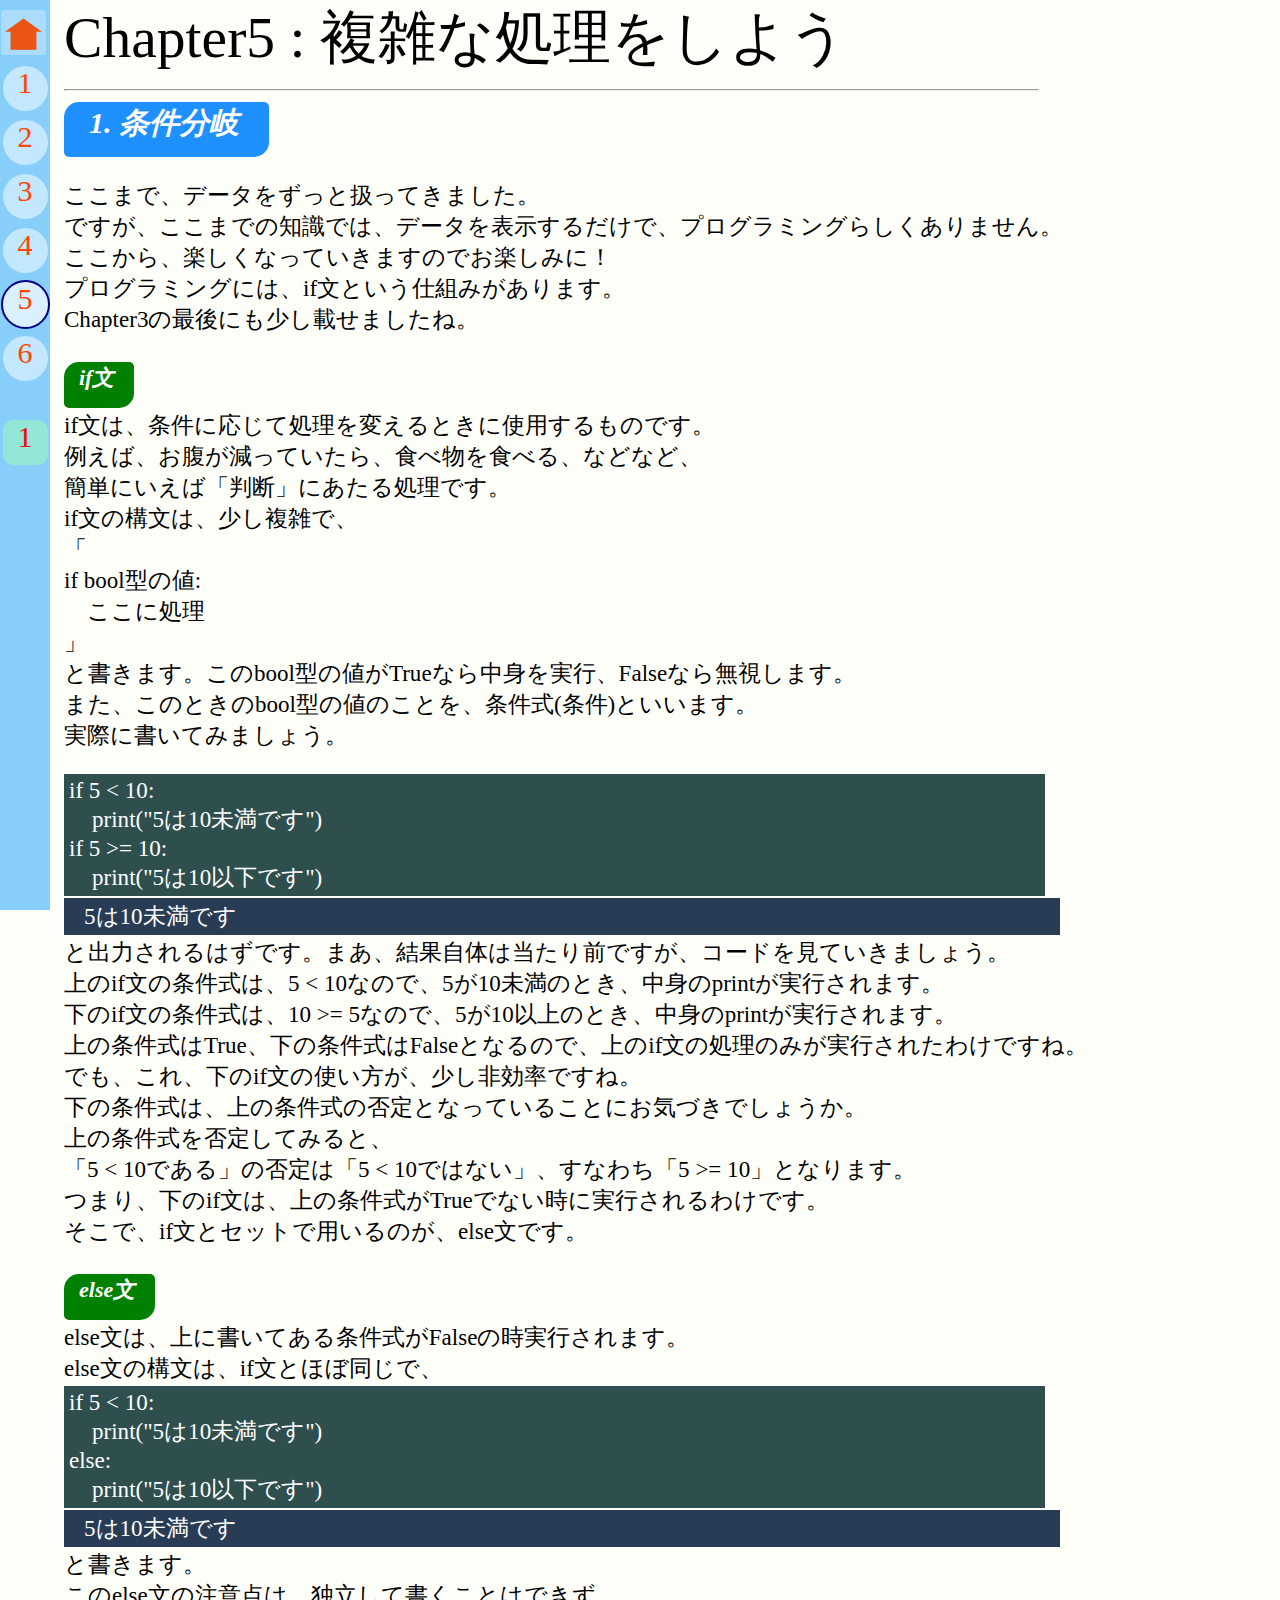
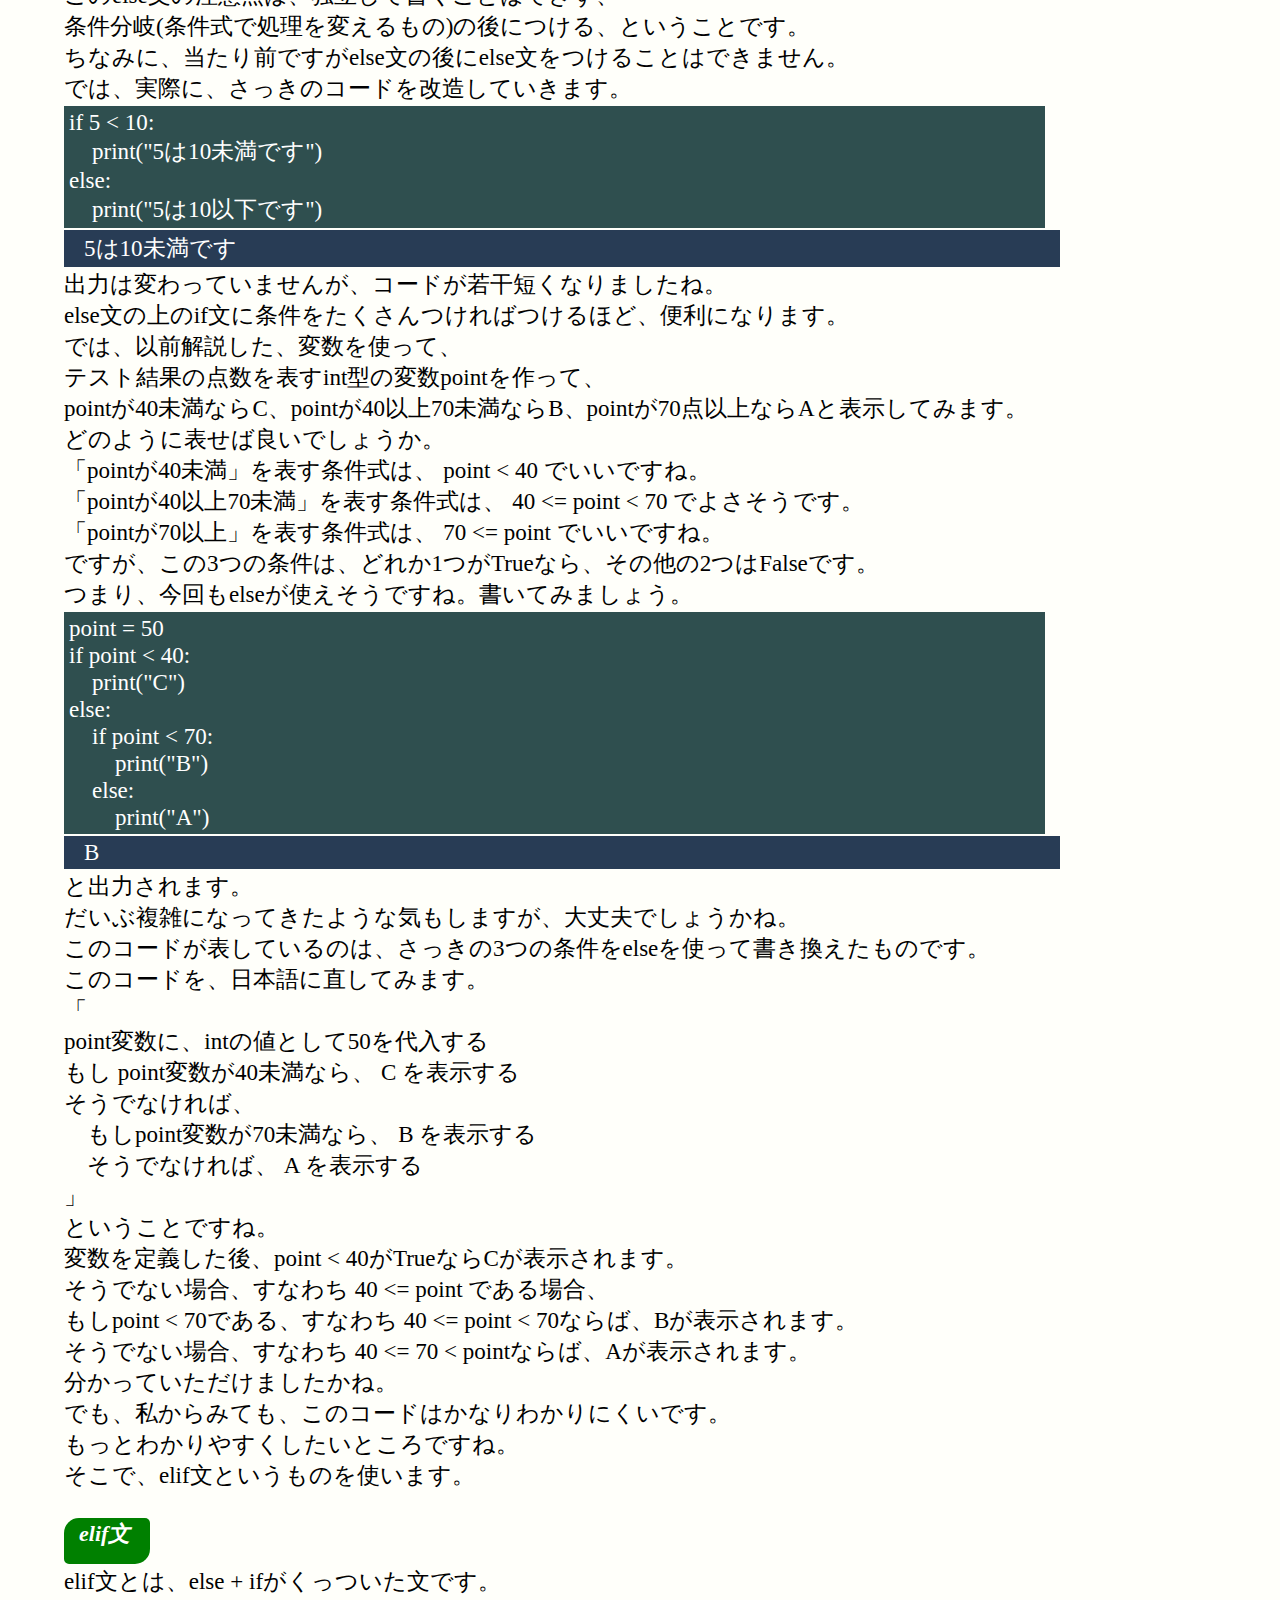
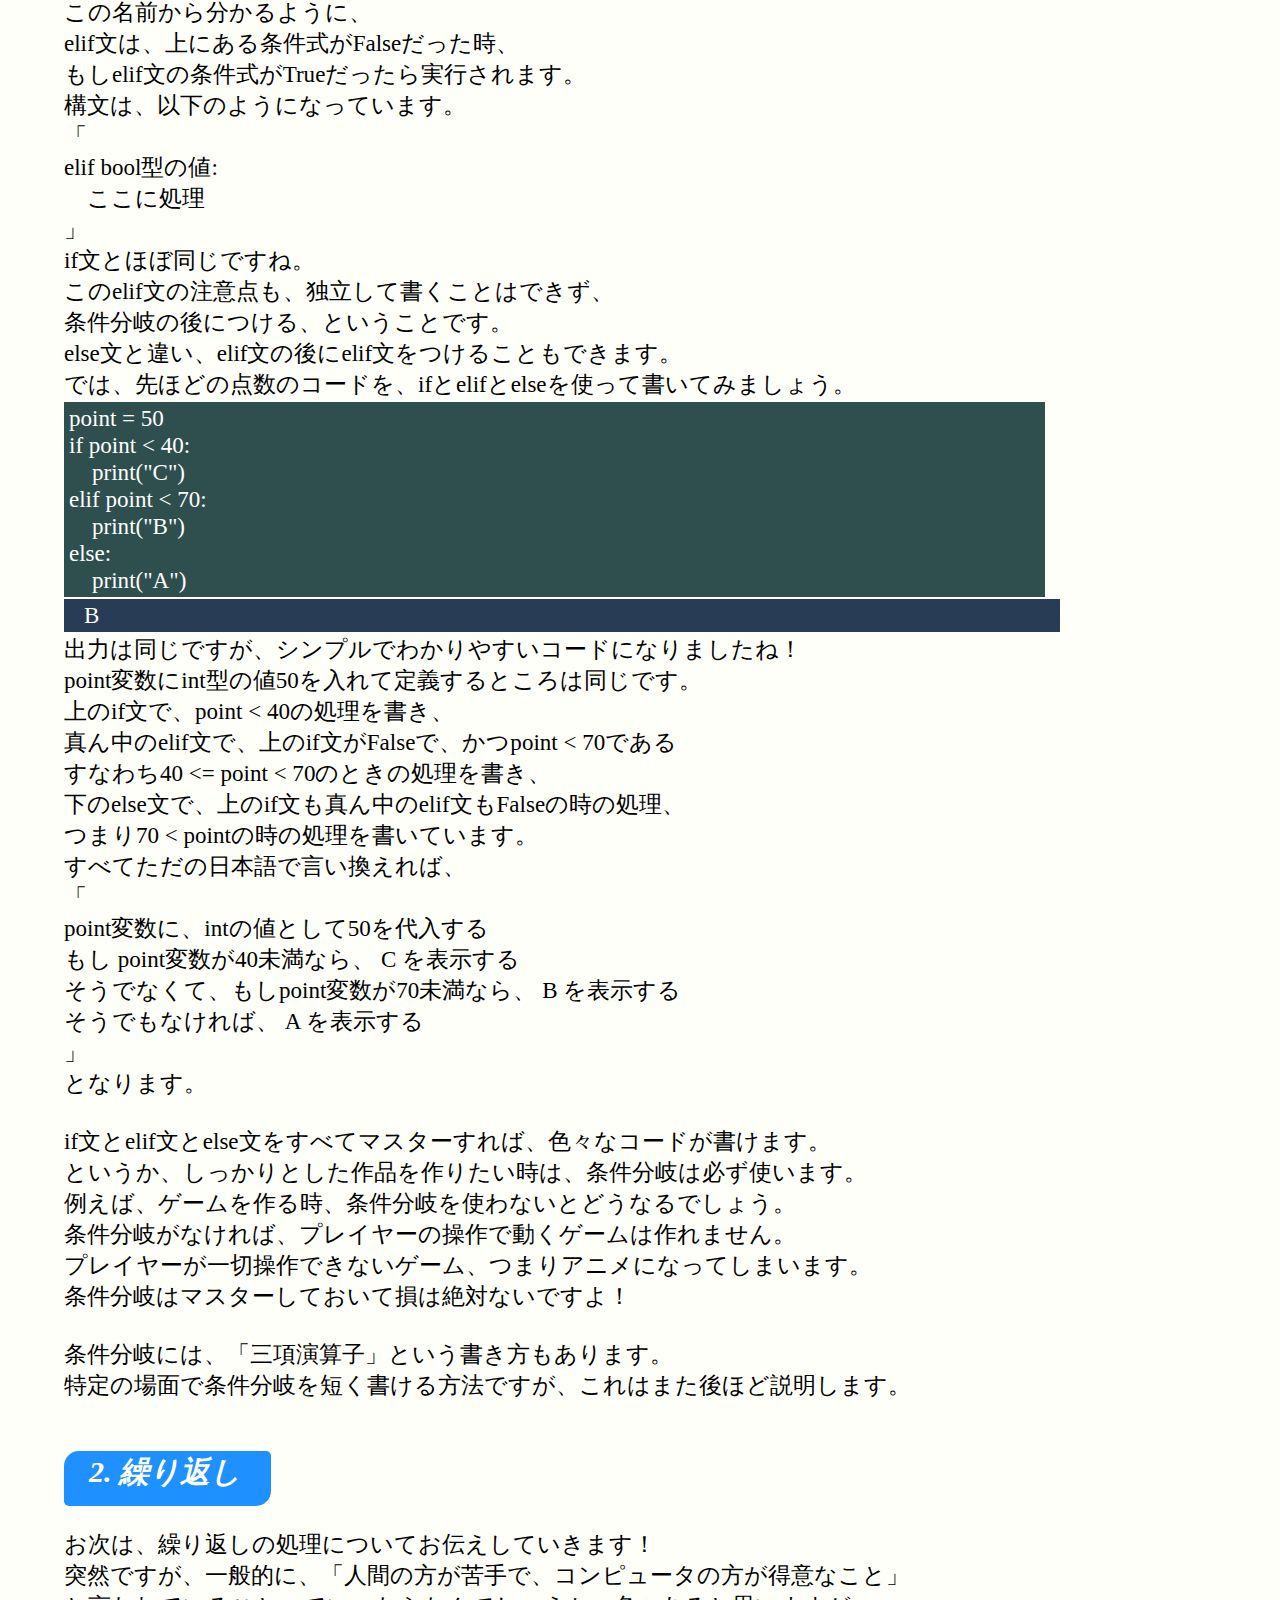
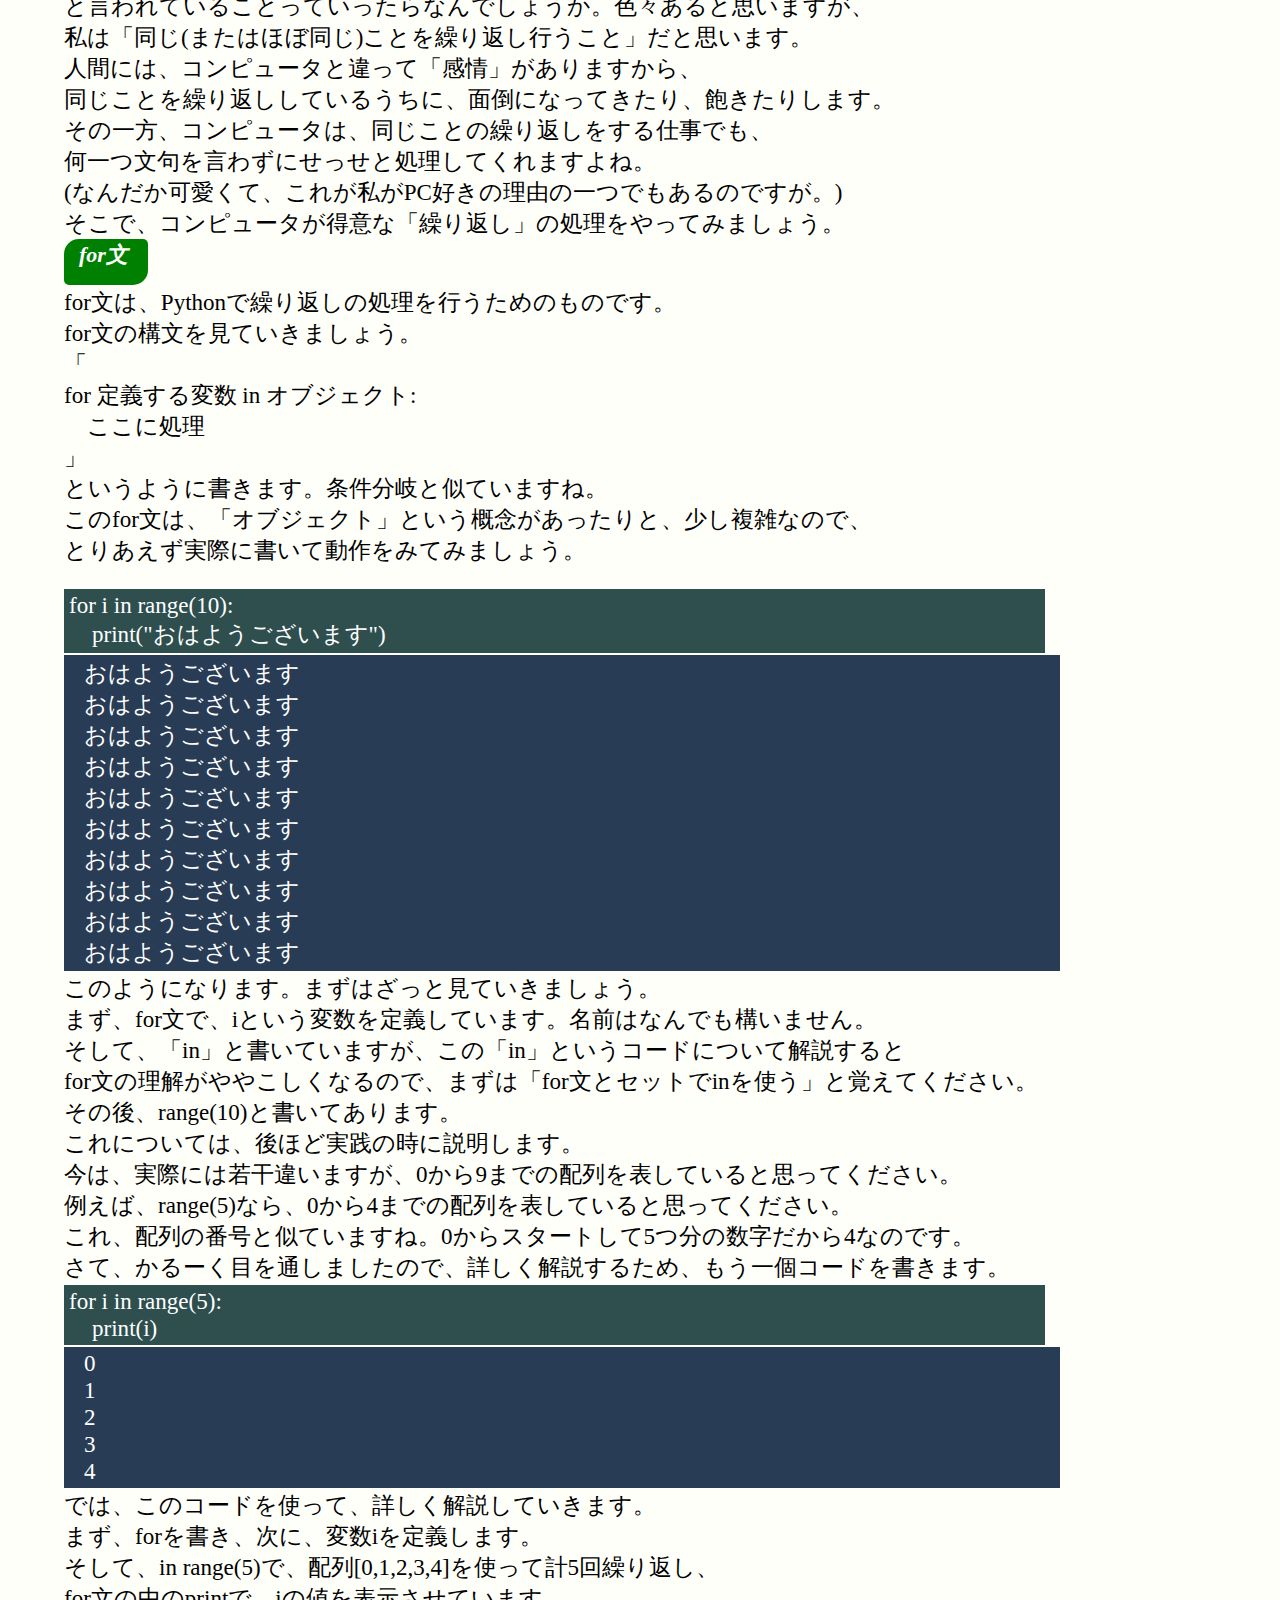
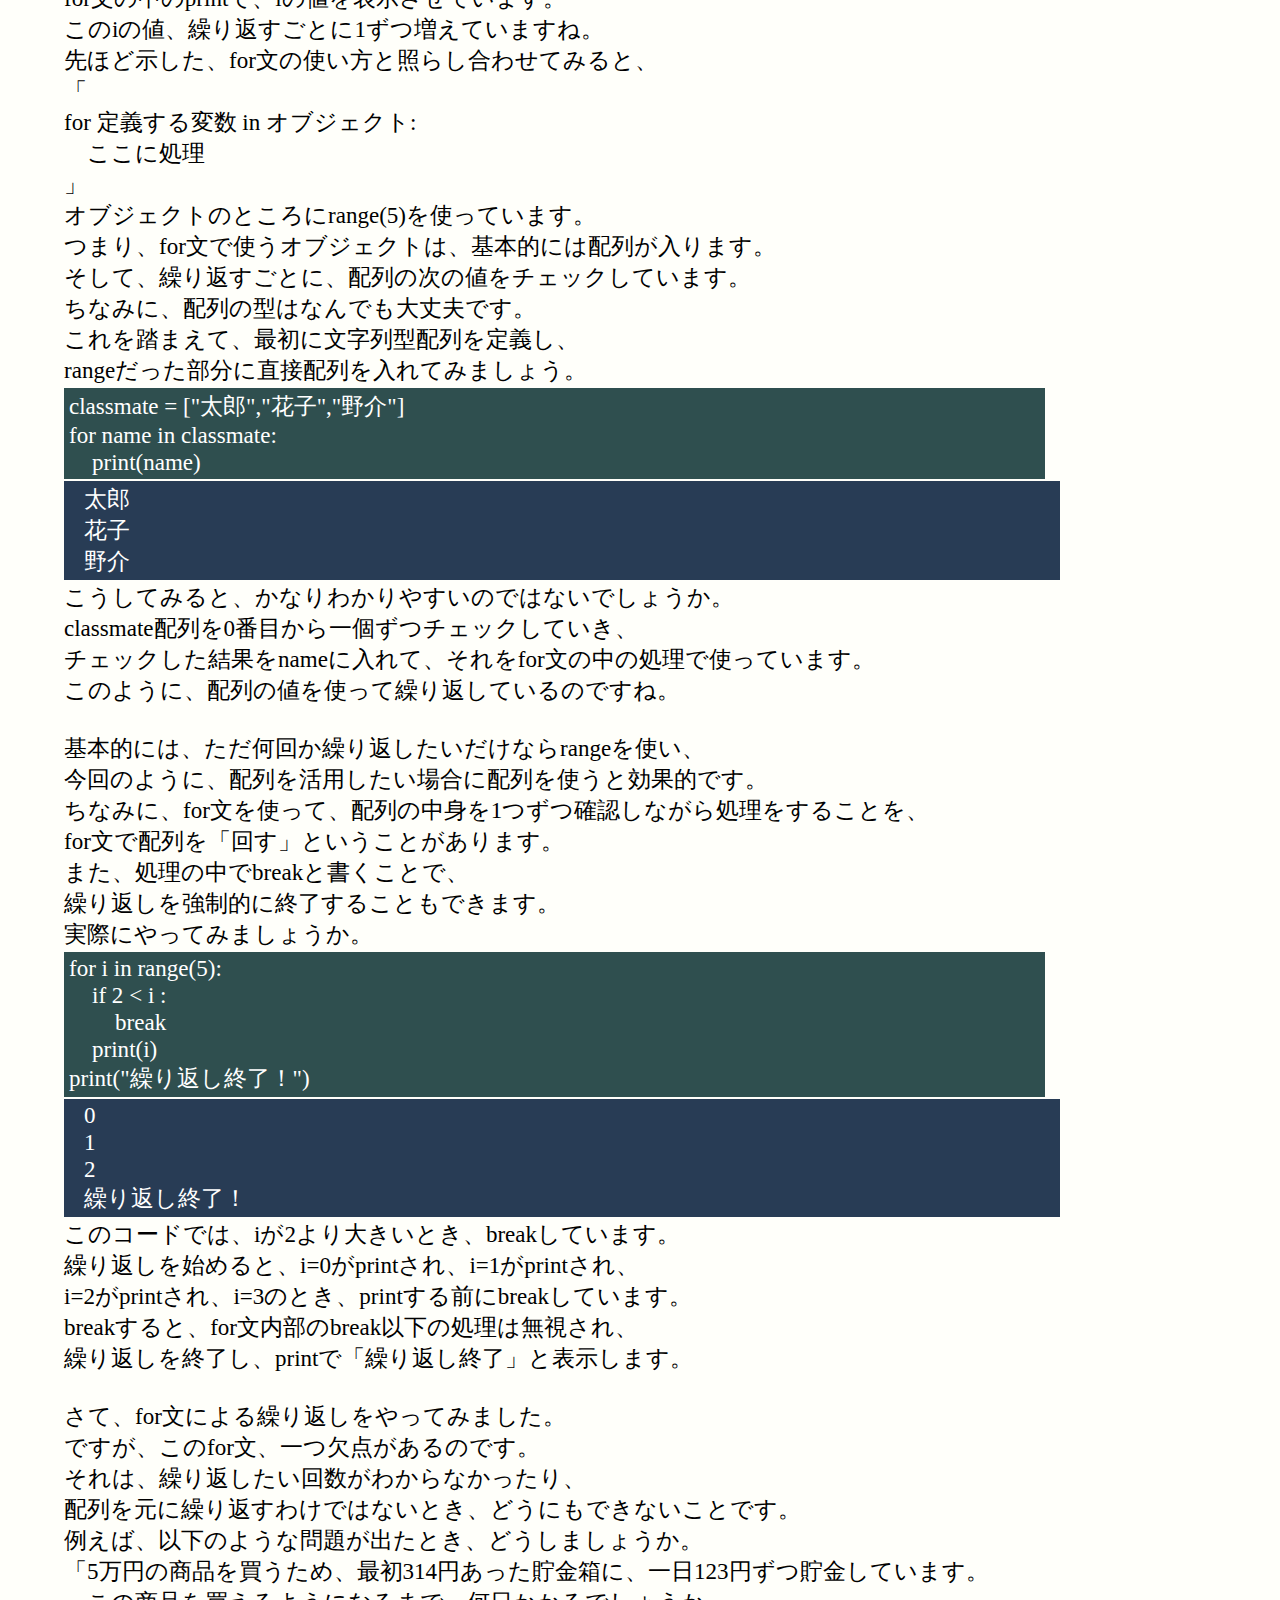
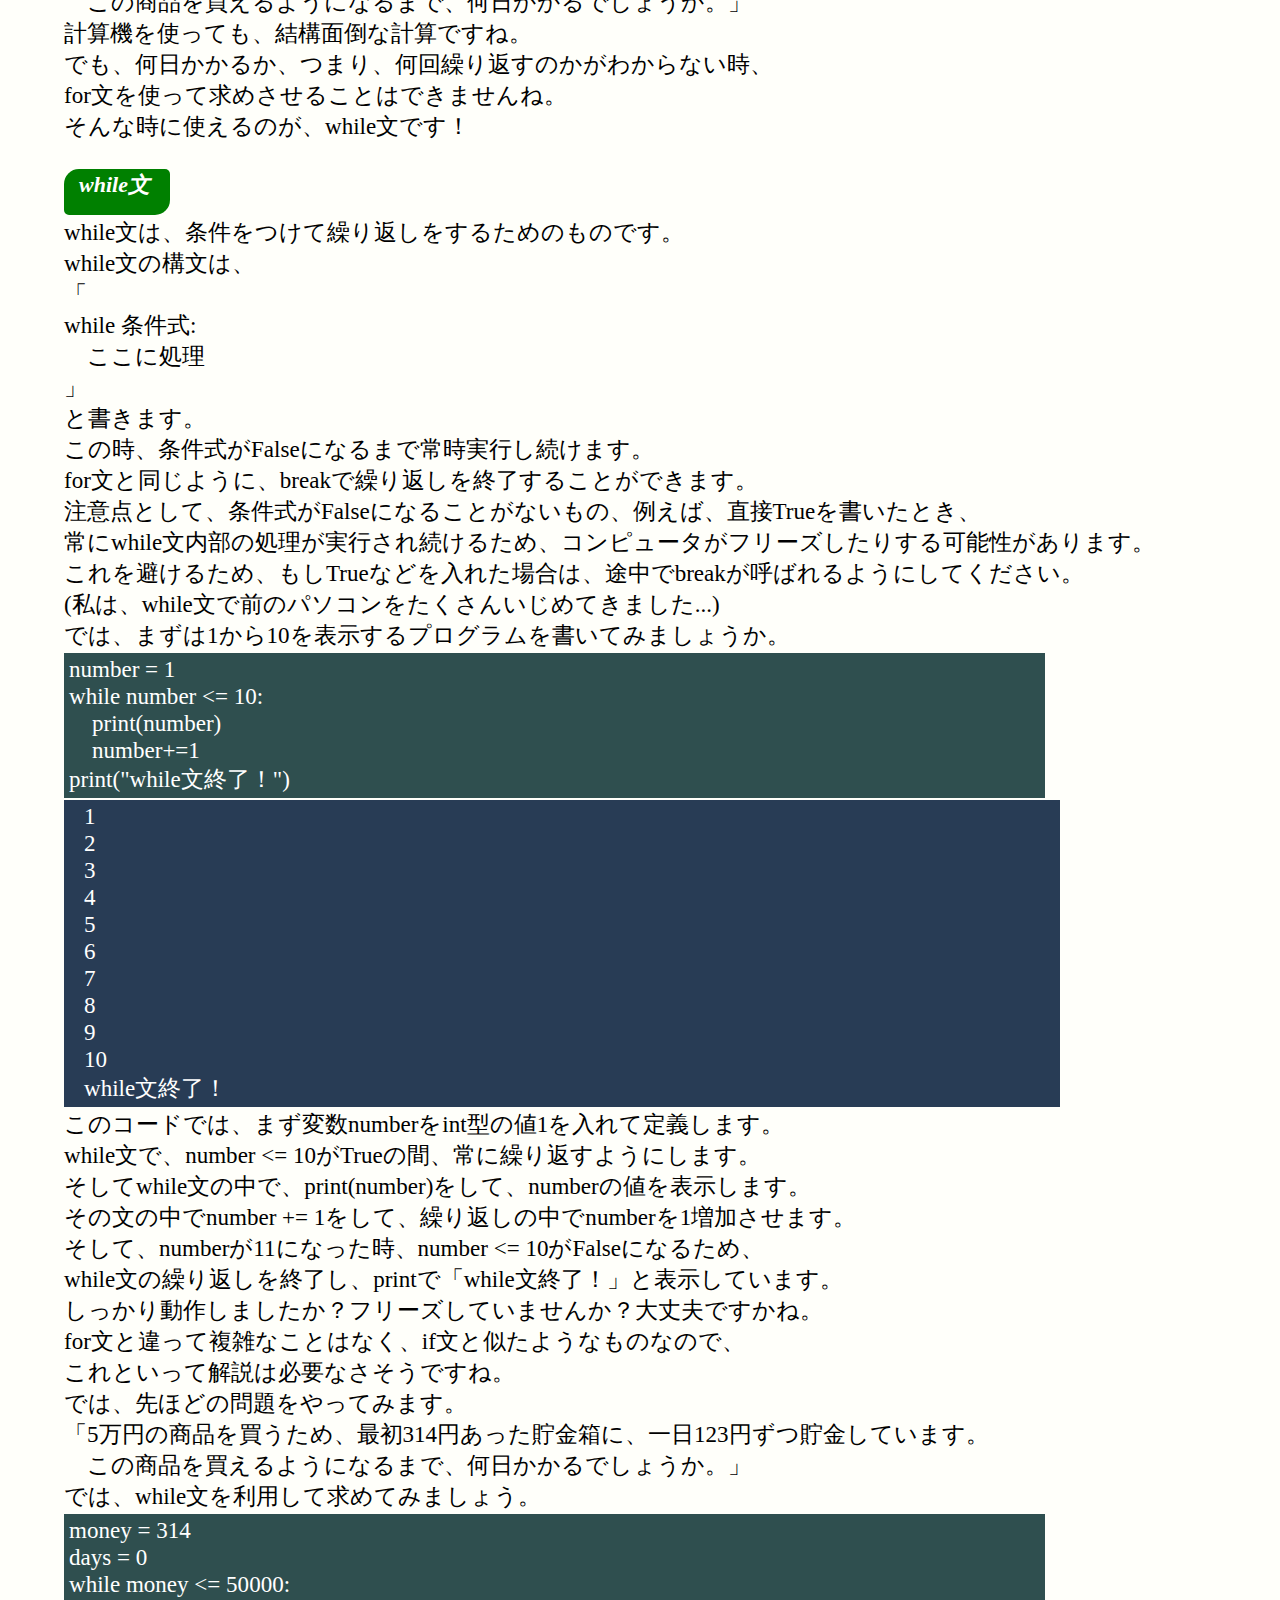
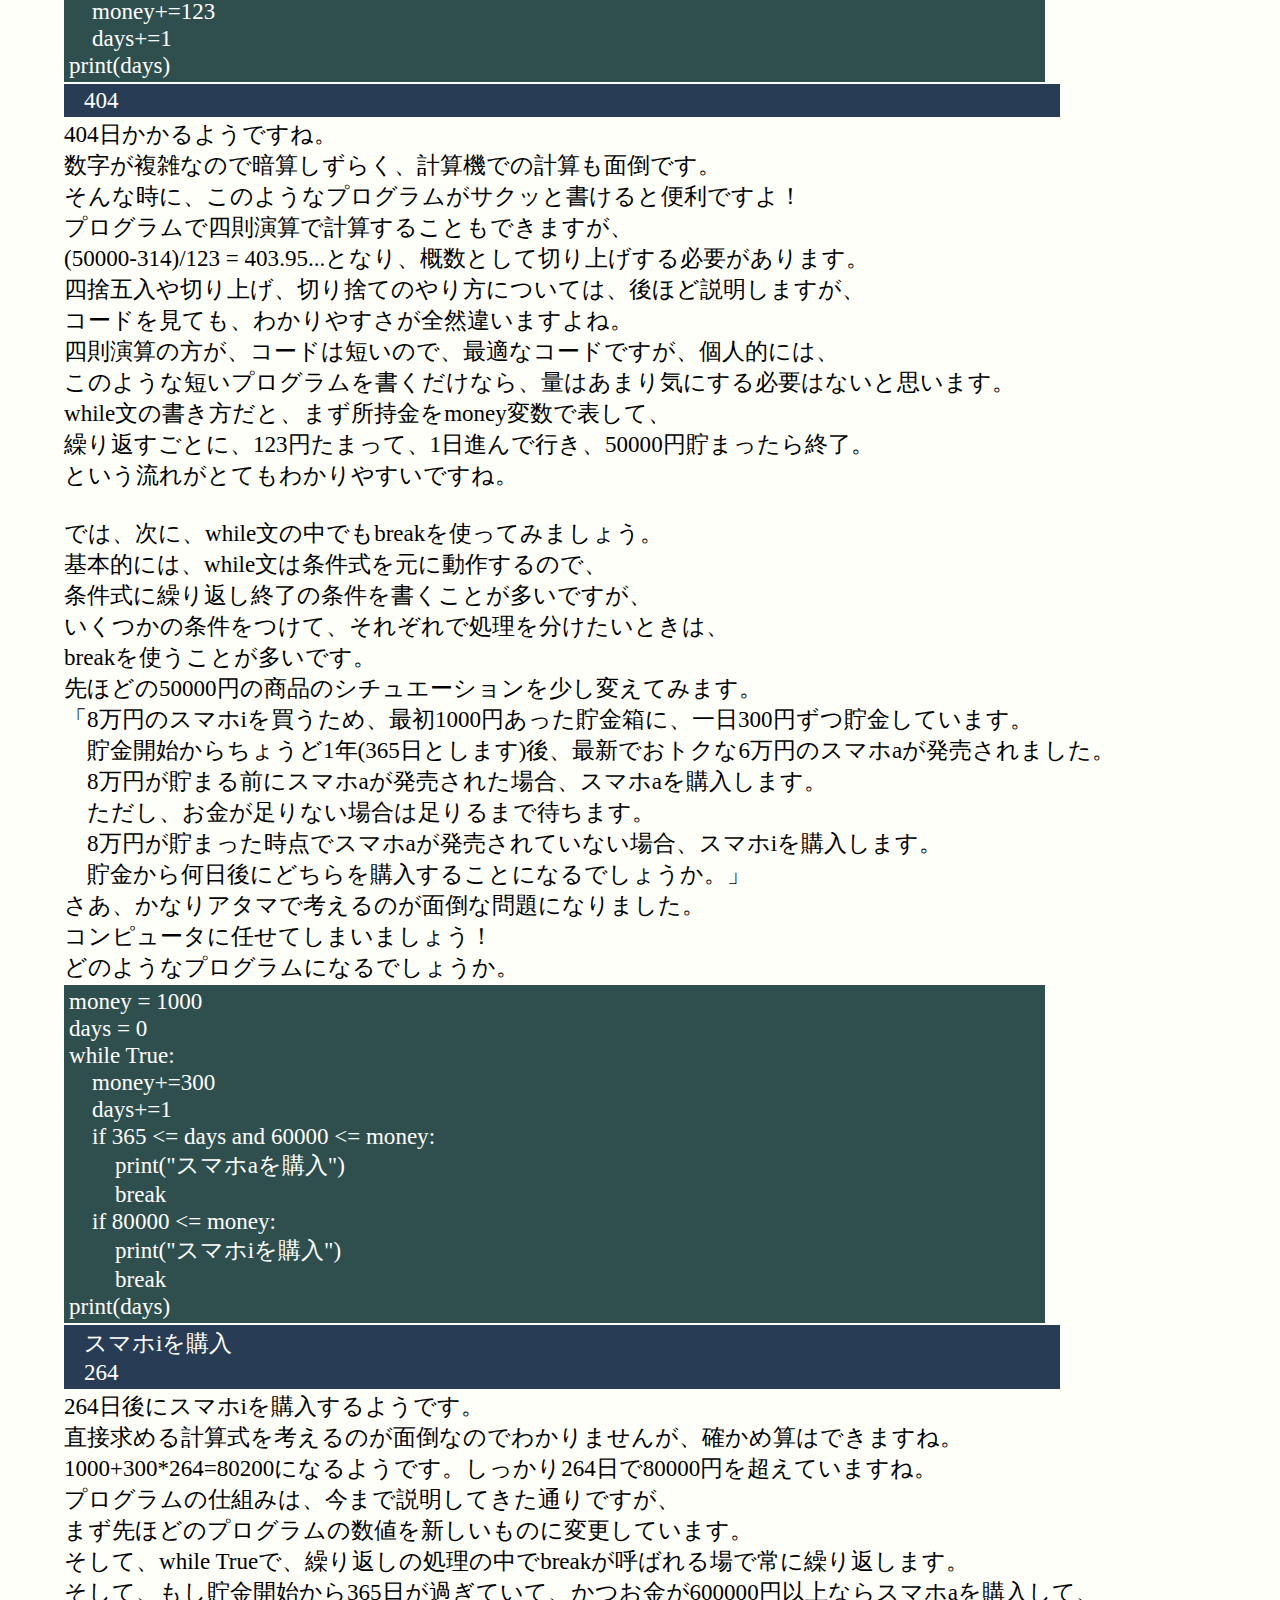
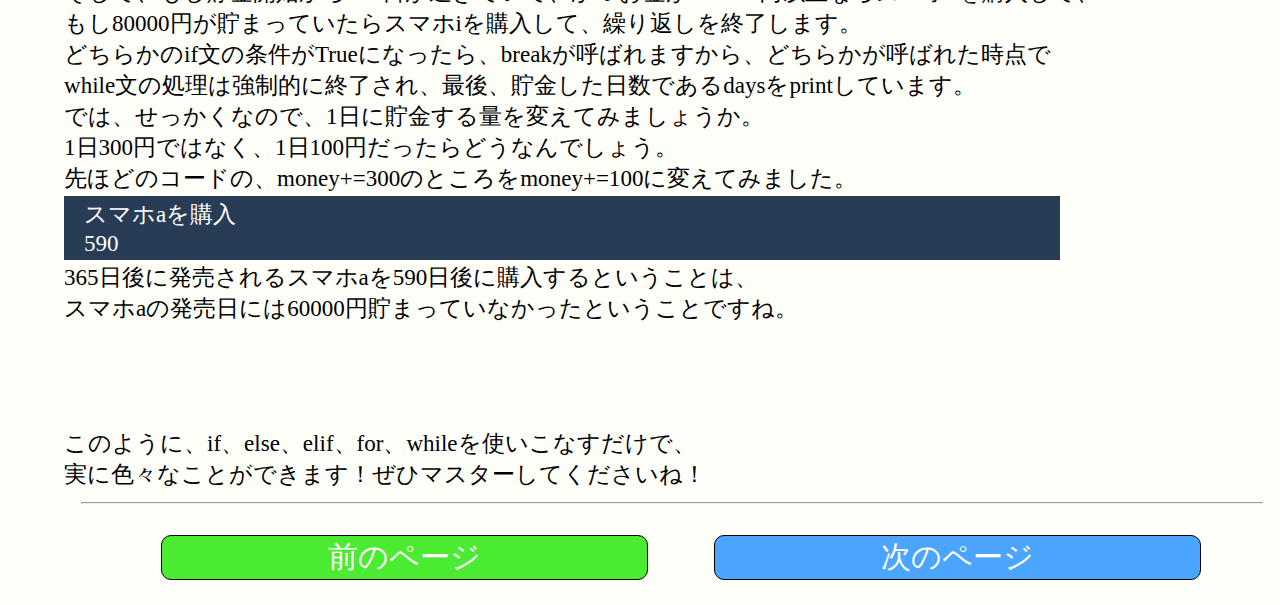
<file: HowToPython/Pages/Chapter5.html>
<html>
    <head>
        <meta charset="UTF-8">
        <title>HowToPython - Chapter5</title>
        <link rel="stylesheet" href="Assets/style.css">
    </head>
    <body>
        <span class="Sidebar">
            <span class="S_homeBtn" onclick="location.href='../index.html'">
                <img src="Assets/HomeLogo.svg" width="100%">
            </span>
            <span class="S_space"></span>
            <span class="S_chapterBtn" onclick="location.href='Chapter1.html'">
                1
            </span>
            <span class="S_chapterBtn" onclick="location.href='Chapter2.html'">
                2
            </span>
            <span class="S_chapterBtn" onclick="location.href='Chapter3.html'">
                3
            </span>
            <span class="S_chapterBtn" onclick="location.href='Chapter4.html'">
                4
            </span>
            <span class="S_chapterBtn" onclick="location.href='Chapter5.html'" style="border: 2px solid darkblue;background-color: rgba(255,255,255,0.7);">
                5
            </span>
            <span class="S_chapterBtn" onclick="location.href='Chapter6.html'">
                6
            </span>
            <span class="S_space"></span>
            <span class="S_advBtn" onclick="location.href='ChapterAdv1.html'">
                1
            </span>
        </span>
        <div class="Main">
            <div class="title">Chapter5 : 複雑な処理をしよう</div>
            <hr class="title">
            <span class="section">1. 条件分岐</span><br>
            <p>
            ここまで、データをずっと扱ってきました。<br>
            ですが、ここまでの知識では、データを表示するだけで、プログラミングらしくありません。<br>
            ここから、楽しくなっていきますのでお楽しみに！<br>
            プログラミングには、if文という仕組みがあります。<br>
            Chapter3の最後にも少し載せましたね。<br>
            <br>
            <span class="subsection">if文</span><br>
            if文は、条件に応じて処理を変えるときに使用するものです。<br>
            例えば、お腹が減っていたら、食べ物を食べる、などなど、<br>
            簡単にいえば「判断」にあたる処理です。<br>
            if文の構文は、少し複雑で、<br>
            「<br>
            if bool型の値: <br>
            &nbsp;&nbsp;&nbsp;&nbsp;ここに処理<br>
            」<br>
            と書きます。このbool型の値がTrueなら中身を実行、Falseなら無視します。<br>
            また、このときのbool型の値のことを、条件式(条件)といいます。<br>
            実際に書いてみましょう。<br>
            <div class="code">
                if 5 < 10: <br>
                &nbsp;&nbsp;&nbsp;&nbsp;print("5は10未満です") <br>
                if 5 >= 10: <br>
                &nbsp;&nbsp;&nbsp;&nbsp;print("5は10以下です")
            </div>
            <div class="console">
                5は10未満です
            </div>
            と出力されるはずです。まあ、結果自体は当たり前ですが、コードを見ていきましょう。<br>
            上のif文の条件式は、5 < 10なので、5が10未満のとき、中身のprintが実行されます。<br>
            下のif文の条件式は、10 >= 5なので、5が10以上のとき、中身のprintが実行されます。<br>
            上の条件式はTrue、下の条件式はFalseとなるので、上のif文の処理のみが実行されたわけですね。<br>
            でも、これ、下のif文の使い方が、少し非効率ですね。<br>
            下の条件式は、上の条件式の否定となっていることにお気づきでしょうか。<br>
            上の条件式を否定してみると、<br>
            「5 < 10である」の否定は「5 < 10ではない」、すなわち「5 >= 10」となります。<br>
            つまり、下のif文は、上の条件式がTrueでない時に実行されるわけです。<br>
            そこで、if文とセットで用いるのが、else文です。<br>
            <br>
            <span class="subsection">else文</span><br>
            else文は、上に書いてある条件式がFalseの時実行されます。 <br>
            else文の構文は、if文とほぼ同じで、<br>
            <div class="code">
                if 5 < 10: <br>
                &nbsp;&nbsp;&nbsp;&nbsp;print("5は10未満です") <br>
                else: <br>
                &nbsp;&nbsp;&nbsp;&nbsp;print("5は10以下です")
            </div>
            <div class="console">
                5は10未満です
            </div>
            と書きます。<br>
            このelse文の注意点は、独立して書くことはできず、<br>
            条件分岐(条件式で処理を変えるもの)の後につける、ということです。<br>
            ちなみに、当たり前ですがelse文の後にelse文をつけることはできません。<br>
            では、実際に、さっきのコードを改造していきます。<br>
            <div class="code">
                if 5 < 10: <br>
                &nbsp;&nbsp;&nbsp;&nbsp;print("5は10未満です") <br>
                else: <br>
                &nbsp;&nbsp;&nbsp;&nbsp;print("5は10以下です")
            </div>
            <div class="console">
                5は10未満です
            </div>
            出力は変わっていませんが、コードが若干短くなりましたね。<br>
            else文の上のif文に条件をたくさんつければつけるほど、便利になります。<br>
            では、以前解説した、変数を使って、<br>
            テスト結果の点数を表すint型の変数pointを作って、<br>
            pointが40未満ならC、pointが40以上70未満ならB、pointが70点以上ならAと表示してみます。<br>
            どのように表せば良いでしょうか。<br>
            「pointが40未満」を表す条件式は、 point < 40 でいいですね。<br>
            「pointが40以上70未満」を表す条件式は、 40 <= point < 70 でよさそうです。 <br>
            「pointが70以上」を表す条件式は、 70 <= point でいいですね。<br>
            ですが、この3つの条件は、どれか1つがTrueなら、その他の2つはFalseです。<br>
            つまり、今回もelseが使えそうですね。書いてみましょう。<br>
            <div class="code">
                point = 50 <br>
                if point < 40: <br>
                &nbsp;&nbsp;&nbsp;&nbsp;print("C") <br>
                else: <br>
                &nbsp;&nbsp;&nbsp;&nbsp;if point < 70: <br>
                &nbsp;&nbsp;&nbsp;&nbsp;&nbsp;&nbsp;&nbsp;&nbsp;print("B") <br>
                &nbsp;&nbsp;&nbsp;&nbsp;else: <br>
                &nbsp;&nbsp;&nbsp;&nbsp;&nbsp;&nbsp;&nbsp;&nbsp;print("A")
            </div>
            <div class="console">
                B
            </div>
            と出力されます。<br>
            だいぶ複雑になってきたような気もしますが、大丈夫でしょうかね。<br>
            このコードが表しているのは、さっきの3つの条件をelseを使って書き換えたものです。<br>
            このコードを、日本語に直してみます。<br>
            「 <br>
            point変数に、intの値として50を代入する <br>
            もし point変数が40未満なら、 C を表示する <br>
            そうでなければ、 <br>
            　もしpoint変数が70未満なら、 B を表示する <br>
            　そうでなければ、 A を表示する <br>
            」<br>
            ということですね。<br>
            変数を定義した後、point < 40がTrueならCが表示されます。 <br>
            そうでない場合、すなわち 40 <= point である場合、 <br>
            もしpoint < 70である、すなわち 40 <= point < 70ならば、Bが表示されます。 <br>
            そうでない場合、すなわち 40 <= 70 < pointならば、Aが表示されます。 <br>
            分かっていただけましたかね。 <br>
            でも、私からみても、このコードはかなりわかりにくいです。<br>
            もっとわかりやすくしたいところですね。 <br>
            そこで、elif文というものを使います。<br>
            <br>
            <span class="subsection">elif文</span><br>
            elif文とは、else + ifがくっついた文です。<br>
            この名前から分かるように、 <br>
            elif文は、上にある条件式がFalseだった時、 <br>
            もしelif文の条件式がTrueだったら実行されます。 <br>
            構文は、以下のようになっています。 <br>
            「<br>
            elif bool型の値: <br>
            &nbsp;&nbsp;&nbsp;&nbsp;ここに処理<br>
            」<br>
            if文とほぼ同じですね。 <br>
            このelif文の注意点も、独立して書くことはできず、<br>
            条件分岐の後につける、ということです。<br>
            else文と違い、elif文の後にelif文をつけることもできます。<br>
            では、先ほどの点数のコードを、ifとelifとelseを使って書いてみましょう。 <br>
            <div class="code">
                point = 50 <br>
                if point < 40: <br>
                &nbsp;&nbsp;&nbsp;&nbsp;print("C") <br>
                elif point < 70: <br>
                &nbsp;&nbsp;&nbsp;&nbsp;print("B") <br>
                else: <br>
                &nbsp;&nbsp;&nbsp;&nbsp;print("A") <br>
            </div>
            <div class="console">
                B
            </div>
            出力は同じですが、シンプルでわかりやすいコードになりましたね！ <br>
            point変数にint型の値50を入れて定義するところは同じです。<br>
            上のif文で、point < 40の処理を書き、 <br>
            真ん中のelif文で、上のif文がFalseで、かつpoint < 70である <br>
            すなわち40 <= point < 70のときの処理を書き、<br>
            下のelse文で、上のif文も真ん中のelif文もFalseの時の処理、 <br>
            つまり70 < pointの時の処理を書いています。 <br>
            すべてただの日本語で言い換えれば、 <br>
            「 <br>
            point変数に、intの値として50を代入する <br>
            もし point変数が40未満なら、 C を表示する <br>
            そうでなくて、もしpoint変数が70未満なら、 B を表示する <br>
            そうでもなければ、 A を表示する <br>
            」<br>
            となります。 <br>
            <br>
            if文とelif文とelse文をすべてマスターすれば、色々なコードが書けます。 <br>
            というか、しっかりとした作品を作りたい時は、条件分岐は必ず使います。 <br>
            例えば、ゲームを作る時、条件分岐を使わないとどうなるでしょう。 <br>
            条件分岐がなければ、プレイヤーの操作で動くゲームは作れません。<br>
            プレイヤーが一切操作できないゲーム、つまりアニメになってしまいます。<br>
            条件分岐はマスターしておいて損は絶対ないですよ！<br>
            <br>
            条件分岐には、「三項演算子」という書き方もあります。 <br>
            特定の場面で条件分岐を短く書ける方法ですが、これはまた後ほど説明します。 <br>
            </p><br>
            <span class="section">2. 繰り返し</span><br>
            <p>
            お次は、繰り返しの処理についてお伝えしていきます！<br>
            突然ですが、一般的に、「人間の方が苦手で、コンピュータの方が得意なこと」<br>
            と言われていることっていったらなんでしょうか。色々あると思いますが、<br>
            私は「同じ(またはほぼ同じ)ことを繰り返し行うこと」だと思います。<br>
            人間には、コンピュータと違って「感情」がありますから、<br>
            同じことを繰り返ししているうちに、面倒になってきたり、飽きたりします。<br>
            その一方、コンピュータは、同じことの繰り返しをする仕事でも、<br>
            何一つ文句を言わずにせっせと処理してくれますよね。<br>
            (なんだか可愛くて、これが私がPC好きの理由の一つでもあるのですが。) <br>
            そこで、コンピュータが得意な「繰り返し」の処理をやってみましょう。<br>
            <span class="subsection">for文</span><br>
            for文は、Pythonで繰り返しの処理を行うためのものです。<br>
            for文の構文を見ていきましょう。<br>
            「<br>
            for 定義する変数 in オブジェクト: <br>
            &nbsp;&nbsp;&nbsp;&nbsp;ここに処理<br>
            」<br>
            というように書きます。条件分岐と似ていますね。<br>
            このfor文は、「オブジェクト」という概念があったりと、少し複雑なので、<br>
            とりあえず実際に書いて動作をみてみましょう。<br>
            <div class="code">
                for i in range(10): <br>
                &nbsp;&nbsp;&nbsp;&nbsp;print("おはようございます") <br>
            </div>
            <div class="console">
                おはようございます<br>
                おはようございます<br>
                おはようございます<br>
                おはようございます<br>
                おはようございます<br>
                おはようございます<br>
                おはようございます<br>
                おはようございます<br>
                おはようございます<br>
                おはようございます
            </div>
            このようになります。まずはざっと見ていきましょう。<br>
            まず、for文で、iという変数を定義しています。名前はなんでも構いません。<br>
            そして、「in」と書いていますが、この「in」というコードについて解説すると<br>
            for文の理解がややこしくなるので、まずは「for文とセットでinを使う」と覚えてください。<br>
            その後、range(10)と書いてあります。<br>
            これについては、後ほど実践の時に説明します。<br>
            今は、実際には若干違いますが、0から9までの配列を表していると思ってください。<br>
            例えば、range(5)なら、0から4までの配列を表していると思ってください。<br>
            これ、配列の番号と似ていますね。0からスタートして5つ分の数字だから4なのです。<br>
            さて、かるーく目を通しましたので、詳しく解説するため、もう一個コードを書きます。<br>
            <div class="code">
                for i in range(5): <br>
                &nbsp;&nbsp;&nbsp;&nbsp;print(i) <br>
            </div>
            <div class="console">
                0<br>
                1<br>
                2<br>
                3<br>
                4<br>
            </div>
            では、このコードを使って、詳しく解説していきます。<br>
            まず、forを書き、次に、変数iを定義します。<br>
            そして、in range(5)で、配列[0,1,2,3,4]を使って計5回繰り返し、<br>
            for文の中のprintで、iの値を表示させています。<br>
            このiの値、繰り返すごとに1ずつ増えていますね。<br>
            先ほど示した、for文の使い方と照らし合わせてみると、<br>
            「<br>
            for 定義する変数 in オブジェクト: <br>
            &nbsp;&nbsp;&nbsp;&nbsp;ここに処理<br>
            」<br>
            オブジェクトのところにrange(5)を使っています。<br>
            つまり、for文で使うオブジェクトは、基本的には配列が入ります。<br>
            そして、繰り返すごとに、配列の次の値をチェックしています。<br>
            ちなみに、配列の型はなんでも大丈夫です。<br>
            これを踏まえて、最初に文字列型配列を定義し、<br>
            rangeだった部分に直接配列を入れてみましょう。<br>
            <div class="code">
                classmate = ["太郎","花子","野介"] <br>
                for name in classmate: <br>
                &nbsp;&nbsp;&nbsp;&nbsp;print(name) <br>
            </div>
            <div class="console">
                太郎<br>
                花子<br>
                野介
            </div>
            こうしてみると、かなりわかりやすいのではないでしょうか。<br>
            classmate配列を0番目から一個ずつチェックしていき、<br>
            チェックした結果をnameに入れて、それをfor文の中の処理で使っています。<br>
            このように、配列の値を使って繰り返しているのですね。<br>
            <br>
            基本的には、ただ何回か繰り返したいだけならrangeを使い、<br>
            今回のように、配列を活用したい場合に配列を使うと効果的です。<br>
            ちなみに、for文を使って、配列の中身を1つずつ確認しながら処理をすることを、<br>
            for文で配列を「回す」ということがあります。<br>
            また、処理の中でbreakと書くことで、<br>
            繰り返しを強制的に終了することもできます。<br>
            実際にやってみましょうか。<br>
            <div class="code">
                for i in range(5): <br>
                &nbsp;&nbsp;&nbsp;&nbsp;if 2 < i :<br>
                &nbsp;&nbsp;&nbsp;&nbsp;&nbsp;&nbsp;&nbsp;&nbsp;break <br>
                &nbsp;&nbsp;&nbsp;&nbsp;print(i) <br>
                print("繰り返し終了！")
            </div>
            <div class="console">
                0 <br>
                1 <br>
                2 <br>
                繰り返し終了！
            </div>
            このコードでは、iが2より大きいとき、breakしています。<br>
            繰り返しを始めると、i=0がprintされ、i=1がprintされ、<br>
            i=2がprintされ、i=3のとき、printする前にbreakしています。<br>
            breakすると、for文内部のbreak以下の処理は無視され、<br>
            繰り返しを終了し、printで「繰り返し終了」と表示します。<br>
            <br>
            さて、for文による繰り返しをやってみました。<br>
            ですが、このfor文、一つ欠点があるのです。<br>
            それは、繰り返したい回数がわからなかったり、<br>
            配列を元に繰り返すわけではないとき、どうにもできないことです。<br>
            例えば、以下のような問題が出たとき、どうしましょうか。<br>
            「5万円の商品を買うため、最初314円あった貯金箱に、一日123円ずつ貯金しています。 <br>
            　この商品を買えるようになるまで、何日かかるでしょうか。」<br>
            計算機を使っても、結構面倒な計算ですね。<br>
            でも、何日かかるか、つまり、何回繰り返すのかがわからない時、<br>
            for文を使って求めさせることはできませんね。<br>
            そんな時に使えるのが、while文です！<br>
            <br>
            <span class="subsection">while文</span><br>
            while文は、条件をつけて繰り返しをするためのものです。<br>
            while文の構文は、<br>
            「<br>
            while 条件式: <br>
            &nbsp;&nbsp;&nbsp;&nbsp;ここに処理<br>
            」<br>
            と書きます。 <br>
            この時、条件式がFalseになるまで常時実行し続けます。<br>
            for文と同じように、breakで繰り返しを終了することができます。<br>
            注意点として、条件式がFalseになることがないもの、例えば、直接Trueを書いたとき、<br>
            常にwhile文内部の処理が実行され続けるため、コンピュータがフリーズしたりする可能性があります。<br>
            これを避けるため、もしTrueなどを入れた場合は、途中でbreakが呼ばれるようにしてください。<br>
            (私は、while文で前のパソコンをたくさんいじめてきました...) <br>
            では、まずは1から10を表示するプログラムを書いてみましょうか。<br>
            <div class="code">
                number = 1 <br>
                while number <= 10: <br>
                &nbsp;&nbsp;&nbsp;&nbsp;print(number) <br>
                &nbsp;&nbsp;&nbsp;&nbsp;number+=1 <br>
                print("while文終了！")
            </div>
            <div class="console">
                1<br>
                2<br>
                3<br>
                4<br>
                5<br>
                6<br>
                7<br>
                8<br>
                9<br>
                10<br>
                while文終了！
            </div>
            このコードでは、まず変数numberをint型の値1を入れて定義します。<br>
            while文で、number <= 10がTrueの間、常に繰り返すようにします。 <br>
            そしてwhile文の中で、print(number)をして、numberの値を表示します。<br>
            その文の中でnumber += 1をして、繰り返しの中でnumberを1増加させます。<br>
            そして、numberが11になった時、number <= 10がFalseになるため、 <br>
            while文の繰り返しを終了し、printで「while文終了！」と表示しています。<br>
            しっかり動作しましたか？フリーズしていませんか？大丈夫ですかね。 <br>
            for文と違って複雑なことはなく、if文と似たようなものなので、<br>
            これといって解説は必要なさそうですね。 <br>
            では、先ほどの問題をやってみます。<br>
            「5万円の商品を買うため、最初314円あった貯金箱に、一日123円ずつ貯金しています。 <br>
            　この商品を買えるようになるまで、何日かかるでしょうか。」<br>
            では、while文を利用して求めてみましょう。<br>
            <div class="code">
                money = 314 <br>
                days = 0 <br>
                while money <= 50000: <br>
                &nbsp;&nbsp;&nbsp;&nbsp;money+=123 <br>
                &nbsp;&nbsp;&nbsp;&nbsp;days+=1 <br>
                print(days)
            </div>
            <div class="console">
                404
            </div>
            404日かかるようですね。<br>
            数字が複雑なので暗算しずらく、計算機での計算も面倒です。<br>
            そんな時に、このようなプログラムがサクッと書けると便利ですよ！<br>
            プログラムで四則演算で計算することもできますが、<br>
            (50000-314)/123 = 403.95...となり、概数として切り上げする必要があります。<br>
            四捨五入や切り上げ、切り捨てのやり方については、後ほど説明しますが、<br>
            コードを見ても、わかりやすさが全然違いますよね。<br>
            四則演算の方が、コードは短いので、最適なコードですが、個人的には、<br>
            このような短いプログラムを書くだけなら、量はあまり気にする必要はないと思います。<br>
            while文の書き方だと、まず所持金をmoney変数で表して、<br>
            繰り返すごとに、123円たまって、1日進んで行き、50000円貯まったら終了。<br>
            という流れがとてもわかりやすいですね。<br>
            <br>
            では、次に、while文の中でもbreakを使ってみましょう。<br>
            基本的には、while文は条件式を元に動作するので、<br>
            条件式に繰り返し終了の条件を書くことが多いですが、<br>
            いくつかの条件をつけて、それぞれで処理を分けたいときは、<br>
            breakを使うことが多いです。<br>
            先ほどの50000円の商品のシチュエーションを少し変えてみます。<br>
            「8万円のスマホiを買うため、最初1000円あった貯金箱に、一日300円ずつ貯金しています。 <br>
            　貯金開始からちょうど1年(365日とします)後、最新でおトクな6万円のスマホaが発売されました。<br>
            　8万円が貯まる前にスマホaが発売された場合、スマホaを購入します。<br>
            　ただし、お金が足りない場合は足りるまで待ちます。<br>
            　8万円が貯まった時点でスマホaが発売されていない場合、スマホiを購入します。<br>
            　貯金から何日後にどちらを購入することになるでしょうか。」<br>
            さあ、かなりアタマで考えるのが面倒な問題になりました。<br>
            コンピュータに任せてしまいましょう！<br>
            どのようなプログラムになるでしょうか。<br>
            <div class="code">
                money = 1000 <br>
                days = 0 <br>
                while True: <br>
                &nbsp;&nbsp;&nbsp;&nbsp;money+=300 <br>
                &nbsp;&nbsp;&nbsp;&nbsp;days+=1 <br>
                &nbsp;&nbsp;&nbsp;&nbsp;if 365 <= days and 60000 <= money: <br>
                &nbsp;&nbsp;&nbsp;&nbsp;&nbsp;&nbsp;&nbsp;&nbsp;print("スマホaを購入") <br>
                &nbsp;&nbsp;&nbsp;&nbsp;&nbsp;&nbsp;&nbsp;&nbsp;break <br>
                &nbsp;&nbsp;&nbsp;&nbsp;if 80000 <= money: <br>
                &nbsp;&nbsp;&nbsp;&nbsp;&nbsp;&nbsp;&nbsp;&nbsp;print("スマホiを購入") <br>
                &nbsp;&nbsp;&nbsp;&nbsp;&nbsp;&nbsp;&nbsp;&nbsp;break <br>
                print(days)
            </div>
            <div class="console">
                スマホiを購入<br>
                264
            </div>
            264日後にスマホiを購入するようです。<br>
            直接求める計算式を考えるのが面倒なのでわかりませんが、確かめ算はできますね。<br>
            1000+300*264=80200になるようです。しっかり264日で80000円を超えていますね。<br>
            プログラムの仕組みは、今まで説明してきた通りですが、<br>
            まず先ほどのプログラムの数値を新しいものに変更しています。<br>
            そして、while Trueで、繰り返しの処理の中でbreakが呼ばれる場で常に繰り返します。<br>
            そして、もし貯金開始から365日が過ぎていて、かつお金が600000円以上ならスマホaを購入して、<br>
            もし80000円が貯まっていたらスマホiを購入して、繰り返しを終了します。<br>
            どちらかのif文の条件がTrueになったら、breakが呼ばれますから、どちらかが呼ばれた時点で<br>
            while文の処理は強制的に終了され、最後、貯金した日数であるdaysをprintしています。<br>
            では、せっかくなので、1日に貯金する量を変えてみましょうか。 <br>
            1日300円ではなく、1日100円だったらどうなんでしょう。<br>
            先ほどのコードの、money+=300のところをmoney+=100に変えてみました。<br>
            <div class="console">
                スマホaを購入<br>
                590
            </div>
            365日後に発売されるスマホaを590日後に購入するということは、<br>
            スマホaの発売日には60000円貯まっていなかったということですね。<br>
        </p><br>
        <br><br>
        このように、if、else、elif、for、whileを使いこなすだけで、<br>
        実に色々なことができます！ぜひマスターしてくださいね！<br>
            <hr class="pageCtrlLine">
            <div class="pageCtrlArea">
                <button class="prevPage" onclick="location.href='Chapter4.html'">前のページ</button>
                <button class="nextPage" onclick="location.href='Chapter6.html'">次のページ</button>
            </div>
        </div>
    </body>
</html>
</file>
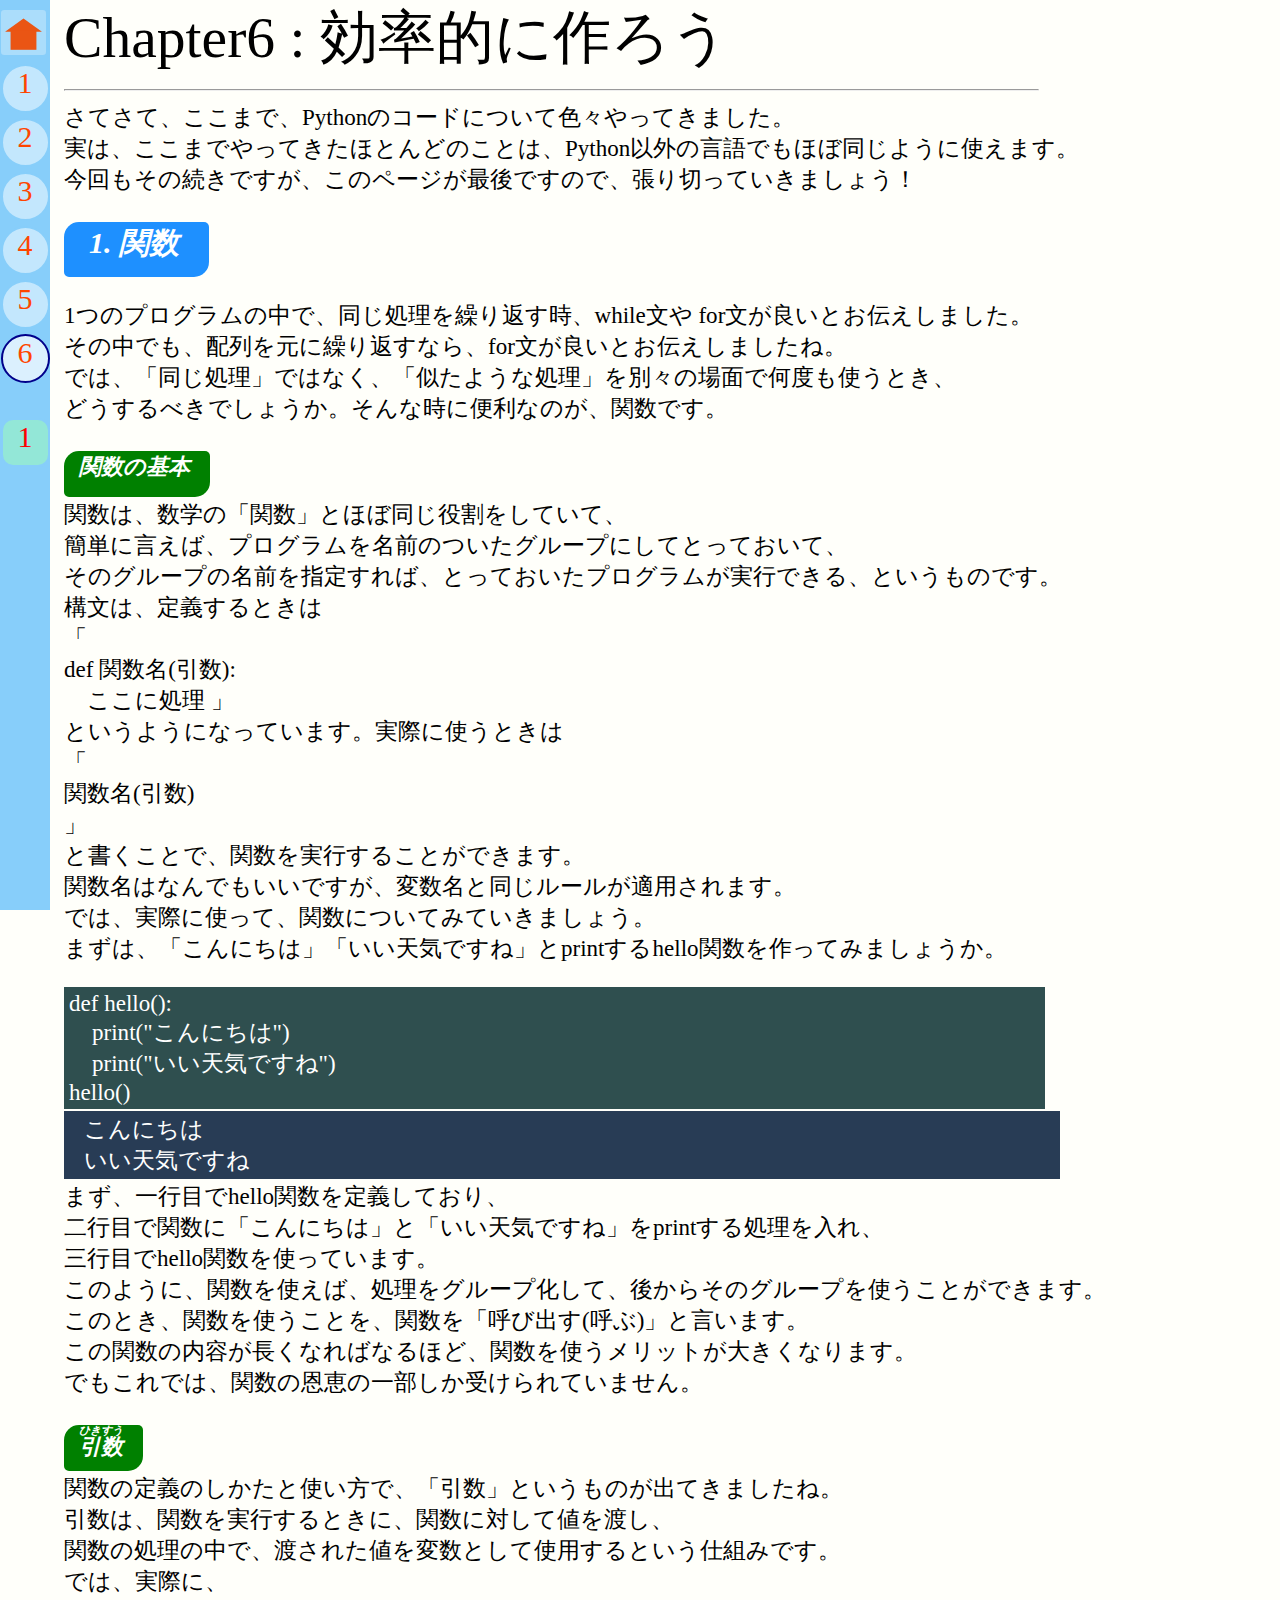
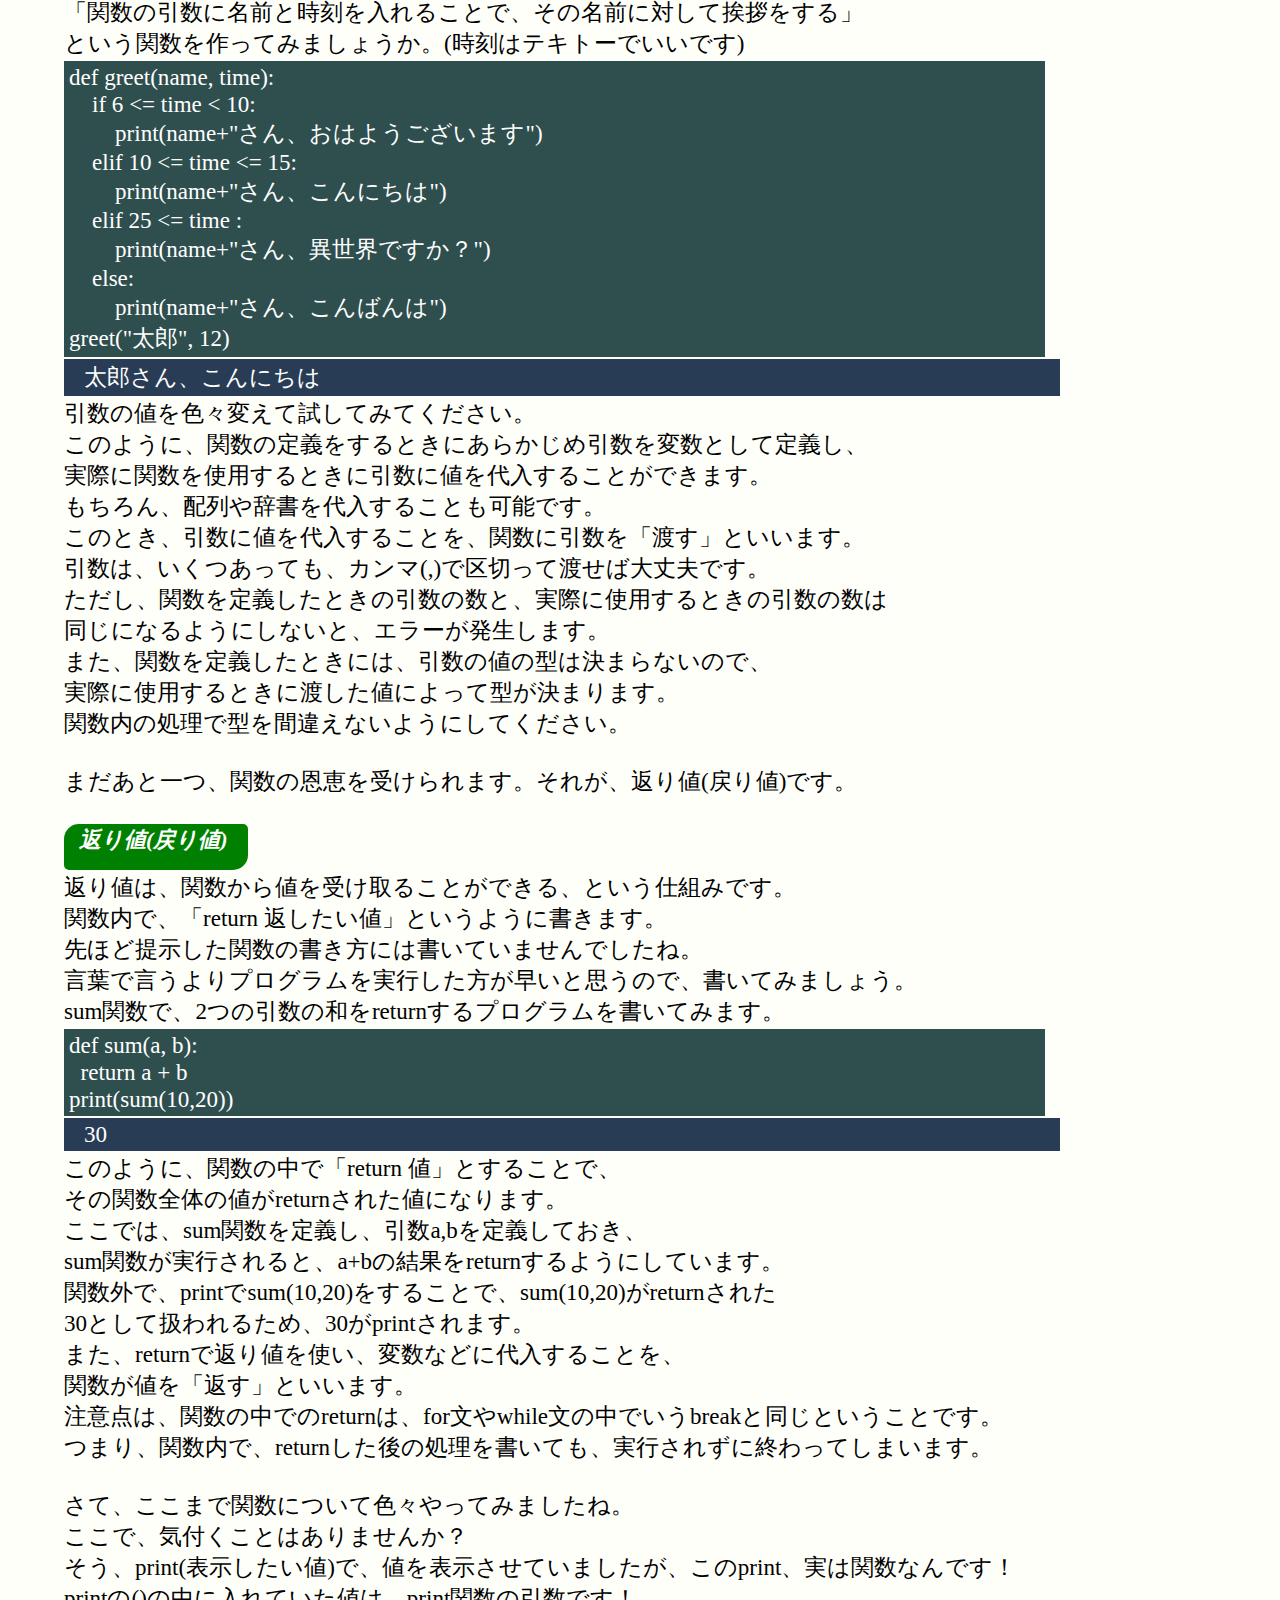
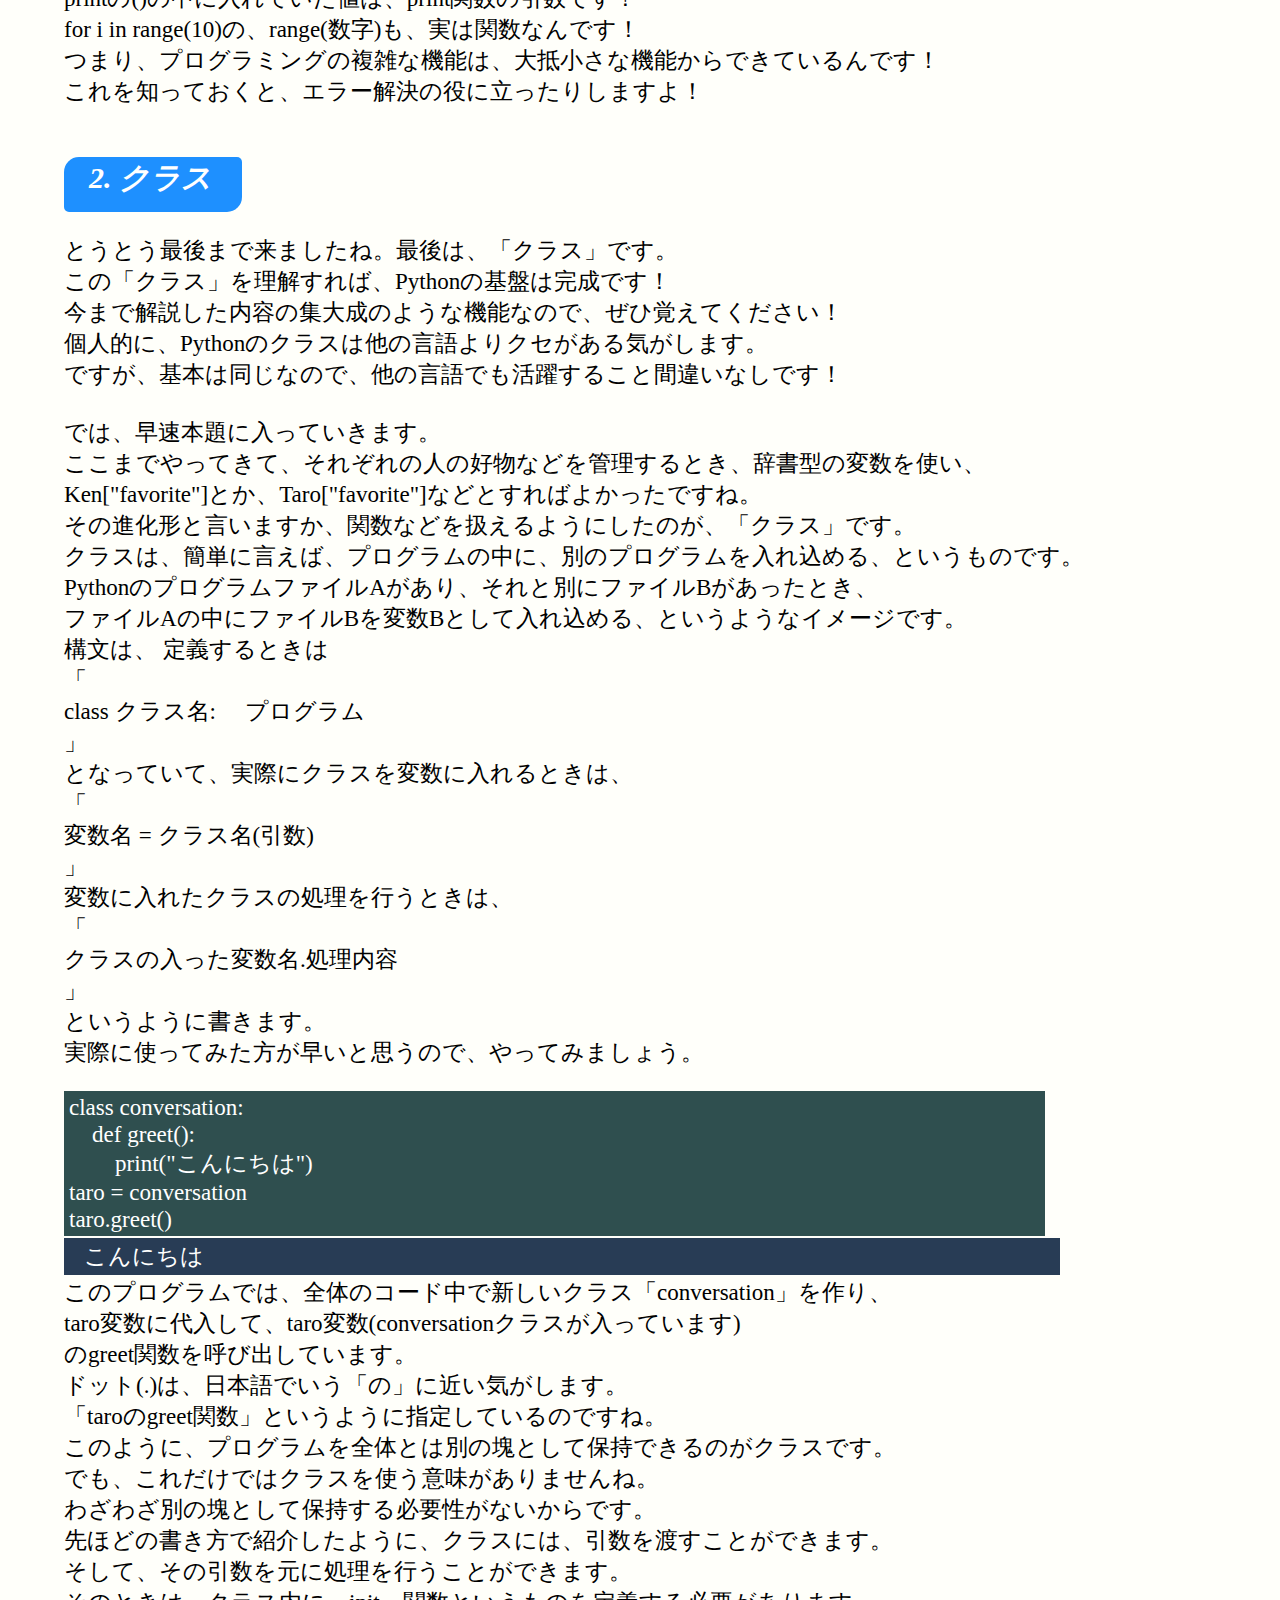
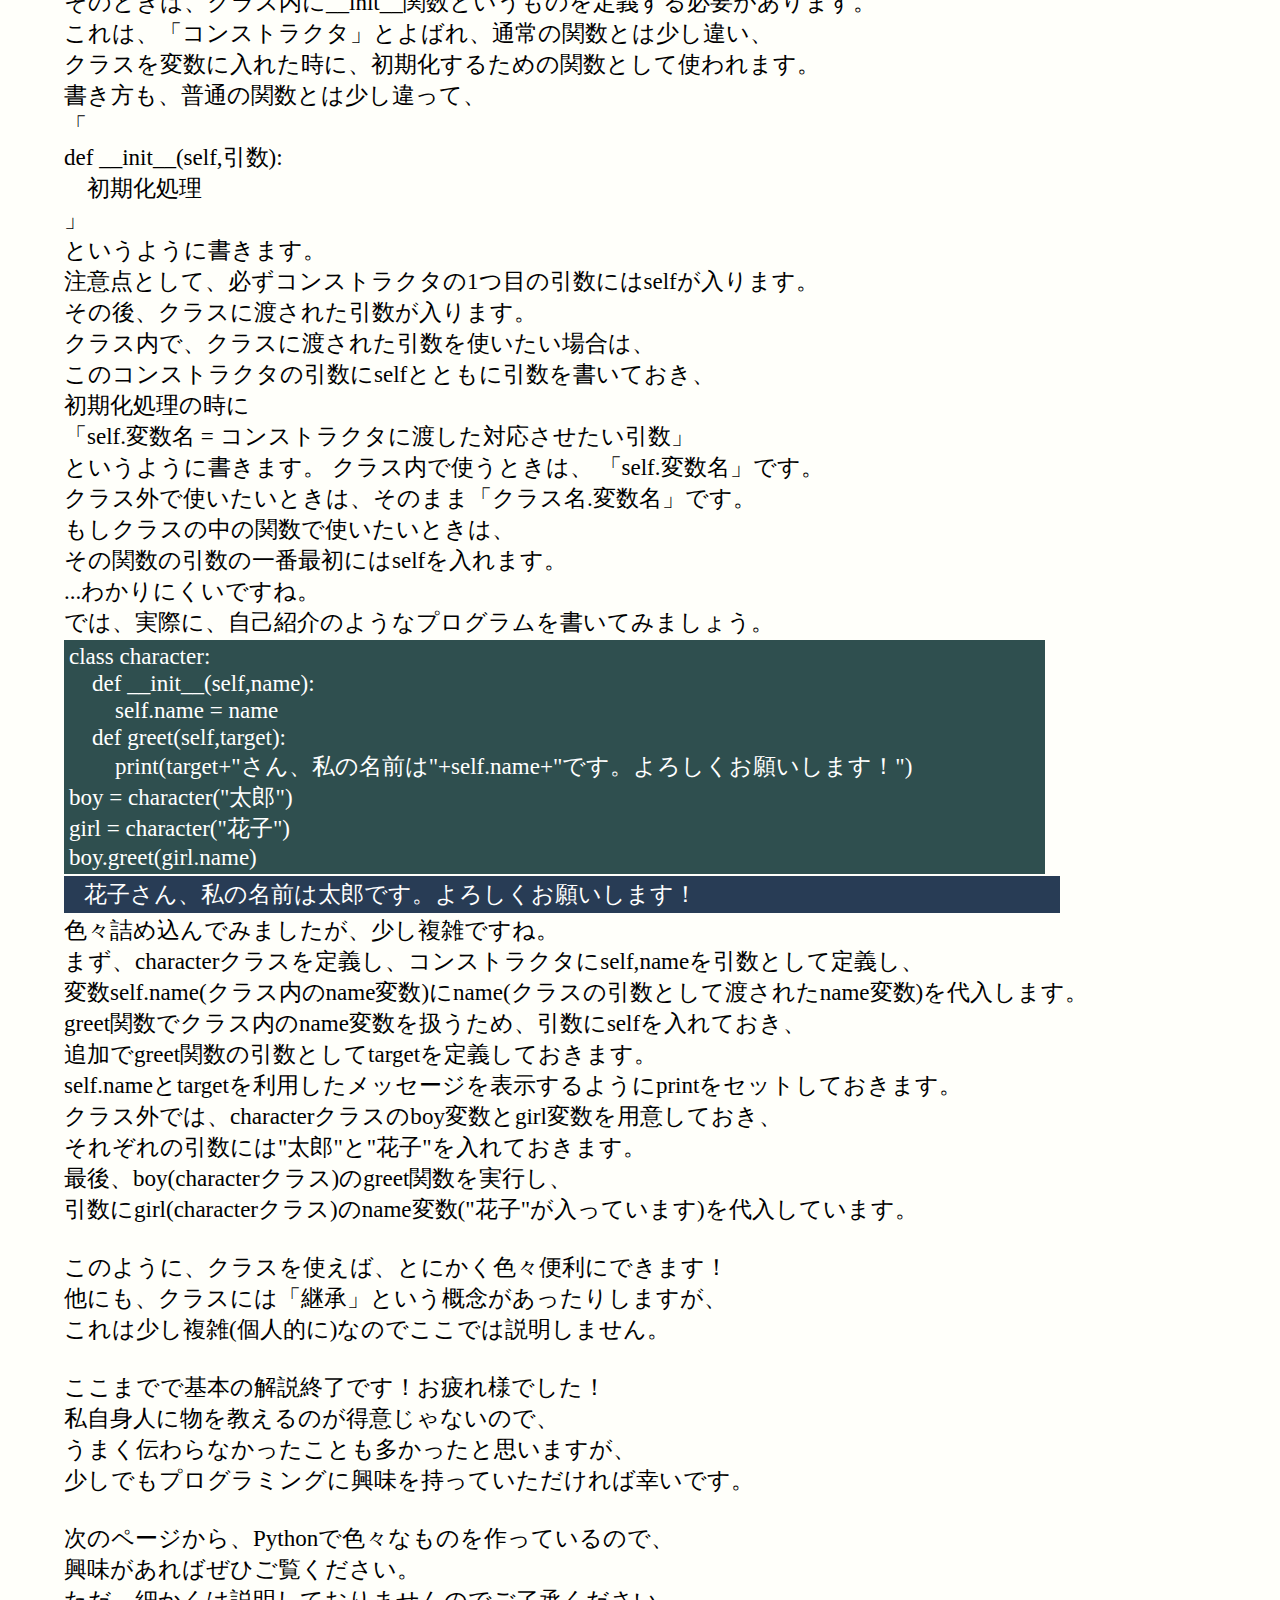
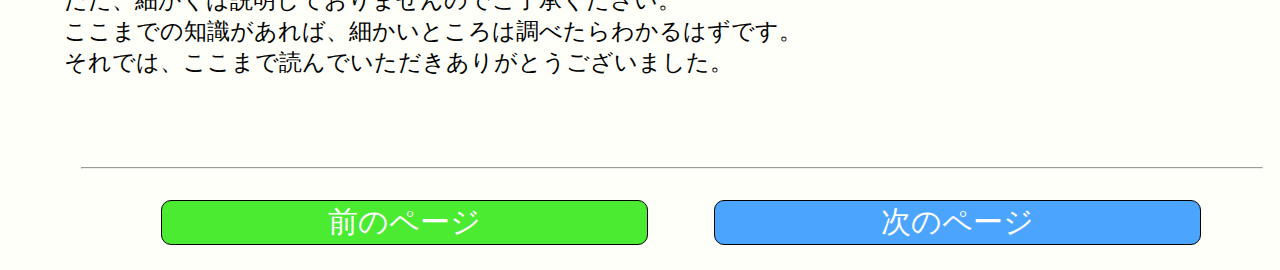
<file: HowToPython/Pages/Chapter6.html>
<html>
    <head>
        <meta charset="UTF-8">
        <title>HowToPython - Chapter5</title>
        <link rel="stylesheet" href="Assets/style.css">
    </head>
    <body>
        <span class="Sidebar">
            <span class="S_homeBtn" onclick="location.href='../index.html'">
                <img src="Assets/HomeLogo.svg" width="100%">
            </span>
            <span class="S_space"></span>
            <span class="S_chapterBtn" onclick="location.href='Chapter1.html'">
                1
            </span>
            <span class="S_chapterBtn" onclick="location.href='Chapter2.html'">
                2
            </span>
            <span class="S_chapterBtn" onclick="location.href='Chapter3.html'">
                3
            </span>
            <span class="S_chapterBtn" onclick="location.href='Chapter4.html'">
                4
            </span>
            <span class="S_chapterBtn" onclick="location.href='Chapter5.html'">
                5
            </span>
            <span class="S_chapterBtn" onclick="location.href='Chapter6.html'" style="border: 2px solid darkblue;background-color: rgba(255,255,255,0.7);">
                6
            </span>
            <span class="S_space"></span>
            <span class="S_advBtn" onclick="location.href='ChapterAdv1.html'">
                1
            </span>
        </span>
        <div class="Main">
            <div class="title">Chapter6 : 効率的に作ろう</div>
            <hr class="title">
            さてさて、ここまで、Pythonのコードについて色々やってきました。<br>
            実は、ここまでやってきたほとんどのことは、Python以外の言語でもほぼ同じように使えます。<br>
            今回もその続きですが、このページが最後ですので、張り切っていきましょう！<br>
            <br>
            <span class="section">1. 関数</span><br>
            <p>
            1つのプログラムの中で、同じ処理を繰り返す時、while文や for文が良いとお伝えしました。<br>
            その中でも、配列を元に繰り返すなら、for文が良いとお伝えしましたね。<br>
            では、「同じ処理」ではなく、「似たような処理」を別々の場面で何度も使うとき、<br>
            どうするべきでしょうか。そんな時に便利なのが、関数です。<br>
            <br>
            <span class="subsection">関数の基本</span><br>
            関数は、数学の「関数」とほぼ同じ役割をしていて、 <br>
            簡単に言えば、プログラムを名前のついたグループにしてとっておいて、<br>
            そのグループの名前を指定すれば、とっておいたプログラムが実行できる、というものです。<br>
            構文は、定義するときは <br>
            「 <br>
            def 関数名(引数): <br>
            &nbsp;&nbsp;&nbsp;&nbsp;ここに処理
            」 <br>
            というようになっています。実際に使うときは<br>
            「 <br>
            関数名(引数) <br>
            」<br>
            と書くことで、関数を実行することができます。<br>
            関数名はなんでもいいですが、変数名と同じルールが適用されます。<br>
            では、実際に使って、関数についてみていきましょう。<br>
            まずは、「こんにちは」「いい天気ですね」とprintするhello関数を作ってみましょうか。<br>
            <div class="code">
                def hello(): <br>
                &nbsp;&nbsp;&nbsp;&nbsp;print("こんにちは") <br>
                &nbsp;&nbsp;&nbsp;&nbsp;print("いい天気ですね") <br>
                hello()
            </div>
            <div class="console">
                こんにちは <br>
                いい天気ですね
            </div>
            まず、一行目でhello関数を定義しており、<br>
            二行目で関数に「こんにちは」と「いい天気ですね」をprintする処理を入れ、<br>
            三行目でhello関数を使っています。<br>
            このように、関数を使えば、処理をグループ化して、後からそのグループを使うことができます。<br>
            このとき、関数を使うことを、関数を「呼び出す(呼ぶ)」と言います。<br>
            この関数の内容が長くなればなるほど、関数を使うメリットが大きくなります。<br>
            でもこれでは、関数の恩恵の一部しか受けられていません。<br>
            <br>
            <span class="subsection"><ruby>引数<rt>ひきすう</rt></ruby></span><br>
            関数の定義のしかたと使い方で、「引数」というものが出てきましたね。<br>
            引数は、関数を実行するときに、関数に対して値を渡し、<br>
            関数の処理の中で、渡された値を変数として使用するという仕組みです。<br>
            では、実際に、<br>
            「関数の引数に名前と時刻を入れることで、その名前に対して挨拶をする」<br>
            という関数を作ってみましょうか。(時刻はテキトーでいいです)<br>
            <div class="code">
                def greet(name, time): <br>
                &nbsp;&nbsp;&nbsp;&nbsp;if 6 <= time < 10: <br>
                &nbsp;&nbsp;&nbsp;&nbsp;&nbsp;&nbsp;&nbsp;&nbsp;print(name+"さん、おはようございます") <br>
                &nbsp;&nbsp;&nbsp;&nbsp;elif 10 <= time <= 15: <br>
                &nbsp;&nbsp;&nbsp;&nbsp;&nbsp;&nbsp;&nbsp;&nbsp;print(name+"さん、こんにちは") <br>
                &nbsp;&nbsp;&nbsp;&nbsp;elif 25 <= time : <br>
                &nbsp;&nbsp;&nbsp;&nbsp;&nbsp;&nbsp;&nbsp;&nbsp;print(name+"さん、異世界ですか？") <br>
                &nbsp;&nbsp;&nbsp;&nbsp;else: <br>
                &nbsp;&nbsp;&nbsp;&nbsp;&nbsp;&nbsp;&nbsp;&nbsp;print(name+"さん、こんばんは") <br>
                greet("太郎", 12)
            </div>
            <div class="console">
                太郎さん、こんにちは
            </div>
            引数の値を色々変えて試してみてください。<br>
            このように、関数の定義をするときにあらかじめ引数を変数として定義し、<br>
            実際に関数を使用するときに引数に値を代入することができます。<br>
            もちろん、配列や辞書を代入することも可能です。<br>
            このとき、引数に値を代入することを、関数に引数を「渡す」といいます。<br>
            引数は、いくつあっても、カンマ(,)で区切って渡せば大丈夫です。<br>
            ただし、関数を定義したときの引数の数と、実際に使用するときの引数の数は<br>
            同じになるようにしないと、エラーが発生します。<br>
            また、関数を定義したときには、引数の値の型は決まらないので、<br>
            実際に使用するときに渡した値によって型が決まります。<br>
            関数内の処理で型を間違えないようにしてください。<br>
            <br>
            まだあと一つ、関数の恩恵を受けられます。それが、返り値(戻り値)です。<br>
            <br>
            <span class="subsection">返り値(戻り値)</span><br>
            返り値は、関数から値を受け取ることができる、という仕組みです。<br>
            関数内で、「return 返したい値」というように書きます。<br>
            先ほど提示した関数の書き方には書いていませんでしたね。<br>
            言葉で言うよりプログラムを実行した方が早いと思うので、書いてみましょう。<br>
            sum関数で、2つの引数の和をreturnするプログラムを書いてみます。<br>
            <div class="code">
                def sum(a, b): <br>
                &nbsp;&nbsp;return a + b <br>
                print(sum(10,20)) 
            </div>
            <div class="console">
                30
            </div>
            このように、関数の中で「return 値」とすることで、<br>
            その関数全体の値がreturnされた値になります。<br>
            ここでは、sum関数を定義し、引数a,bを定義しておき、<br>
            sum関数が実行されると、a+bの結果をreturnするようにしています。<br>
            関数外で、printでsum(10,20)をすることで、sum(10,20)がreturnされた<br>
            30として扱われるため、30がprintされます。<br>
            また、returnで返り値を使い、変数などに代入することを、<br>
            関数が値を「返す」といいます。<br>
            注意点は、関数の中でのreturnは、for文やwhile文の中でいうbreakと同じということです。<br>
            つまり、関数内で、returnした後の処理を書いても、実行されずに終わってしまいます。<br>
            <br>
            さて、ここまで関数について色々やってみましたね。<br>
            ここで、気付くことはありませんか？<br>
            そう、print(表示したい値)で、値を表示させていましたが、このprint、実は関数なんです！<br>
            printの()の中に入れていた値は、print関数の引数です！<br>
            for i in range(10)の、range(数字)も、実は関数なんです！<br>
            つまり、プログラミングの複雑な機能は、大抵小さな機能からできているんです！<br>
            これを知っておくと、エラー解決の役に立ったりしますよ！<br>
            </p><br>
            <span class="section">2. クラス</span><br>
            <p>
            とうとう最後まで来ましたね。最後は、「クラス」です。<br>
            この「クラス」を理解すれば、Pythonの基盤は完成です！<br>
            今まで解説した内容の集大成のような機能なので、ぜひ覚えてください！<br>
            個人的に、Pythonのクラスは他の言語よりクセがある気がします。<br>
            ですが、基本は同じなので、他の言語でも活躍すること間違いなしです！<br>
            <br>
            では、早速本題に入っていきます。<br>
            ここまでやってきて、それぞれの人の好物などを管理するとき、辞書型の変数を使い、<br>
            Ken["favorite"]とか、Taro["favorite"]などとすればよかったですね。<br>
            その進化形と言いますか、関数などを扱えるようにしたのが、「クラス」です。<br>
            クラスは、簡単に言えば、プログラムの中に、別のプログラムを入れ込める、というものです。<br>
            PythonのプログラムファイルAがあり、それと別にファイルBがあったとき、<br>
            ファイルAの中にファイルBを変数Bとして入れ込める、というようなイメージです。<br>
            構文は、 定義するときは<br>
            「 <br>
            class クラス名:
            &nbsp;&nbsp;&nbsp;&nbsp;プログラム <br>
            」<br>
            となっていて、実際にクラスを変数に入れるときは、<br>
            「 <br>
            変数名 = クラス名(引数) <br>
            」 <br>
            変数に入れたクラスの処理を行うときは、<br>
            「 <br>
            クラスの入った変数名.処理内容 <br>
            」 <br>
            というように書きます。<br>
            実際に使ってみた方が早いと思うので、やってみましょう。<br>
            <div class="code">
                class conversation: <br>
                &nbsp;&nbsp;&nbsp;&nbsp;def greet(): <br>
                &nbsp;&nbsp;&nbsp;&nbsp;&nbsp;&nbsp;&nbsp;&nbsp;print("こんにちは") <br>
                taro = conversation<br>
                taro.greet() <br>
            </div>
            <div class="console">
                こんにちは
            </div>
            このプログラムでは、全体のコード中で新しいクラス「conversation」を作り、<br>
            taro変数に代入して、taro変数(conversationクラスが入っています) <br>
            のgreet関数を呼び出しています。<br>
            ドット(.)は、日本語でいう「の」に近い気がします。<br>
            「taroのgreet関数」というように指定しているのですね。<br>
            このように、プログラムを全体とは別の塊として保持できるのがクラスです。<br>
            でも、これだけではクラスを使う意味がありませんね。<br>
            わざわざ別の塊として保持する必要性がないからです。<br>
            先ほどの書き方で紹介したように、クラスには、引数を渡すことができます。<br>
            そして、その引数を元に処理を行うことができます。 <br>
            そのときは、クラス内に__init__関数というものを定義する必要があります。<br>
            これは、「コンストラクタ」とよばれ、通常の関数とは少し違い、 <br>
            クラスを変数に入れた時に、初期化するための関数として使われます。<br>
            書き方も、普通の関数とは少し違って、<br>
            「 <br>
            def __init__(self,引数): <br>
            &nbsp;&nbsp;&nbsp;&nbsp;初期化処理 <br>
            」<br>
            というように書きます。 <br>
            注意点として、必ずコンストラクタの1つ目の引数にはselfが入ります。<br>
            その後、クラスに渡された引数が入ります。<br>
            クラス内で、クラスに渡された引数を使いたい場合は、<br>
            このコンストラクタの引数にselfとともに引数を書いておき、<br>
            初期化処理の時に <br>
            「self.変数名 = コンストラクタに渡した対応させたい引数」 <br>
            というように書きます。 クラス内で使うときは、 「self.変数名」です。<br>
            クラス外で使いたいときは、そのまま「クラス名.変数名」です。<br>
            もしクラスの中の関数で使いたいときは、 <br>
            その関数の引数の一番最初にはselfを入れます。 <br>
            ...わかりにくいですね。<br>
            では、実際に、自己紹介のようなプログラムを書いてみましょう。<br>
            <div class="code">
                class character: <br>
                &nbsp;&nbsp;&nbsp;&nbsp;def __init__(self,name): <br>
                &nbsp;&nbsp;&nbsp;&nbsp;&nbsp;&nbsp;&nbsp;&nbsp;self.name = name<br>
                &nbsp;&nbsp;&nbsp;&nbsp;def greet(self,target): <br>
                &nbsp;&nbsp;&nbsp;&nbsp;&nbsp;&nbsp;&nbsp;&nbsp;print(target+"さん、私の名前は"+self.name+"です。よろしくお願いします！") <br>
                boy = character("太郎")<br>
                girl = character("花子")<br>
                boy.greet(girl.name) <br>
            </div>
            <div class="console">
                花子さん、私の名前は太郎です。よろしくお願いします！
            </div>
            色々詰め込んでみましたが、少し複雑ですね。<br>
            まず、characterクラスを定義し、コンストラクタにself,nameを引数として定義し、<br>
            変数self.name(クラス内のname変数)にname(クラスの引数として渡されたname変数)を代入します。 <br>
            greet関数でクラス内のname変数を扱うため、引数にselfを入れておき、<br>
            追加でgreet関数の引数としてtargetを定義しておきます。<br>
            self.nameとtargetを利用したメッセージを表示するようにprintをセットしておきます。<br>
            クラス外では、characterクラスのboy変数とgirl変数を用意しておき、<br>
            それぞれの引数には"太郎"と"花子"を入れておきます。<br>
            最後、boy(characterクラス)のgreet関数を実行し、<br>
            引数にgirl(characterクラス)のname変数("花子"が入っています)を代入しています。<br>
            <br>
            このように、クラスを使えば、とにかく色々便利にできます！<br>
            他にも、クラスには「継承」という概念があったりしますが、<br>
            これは少し複雑(個人的に)なのでここでは説明しません。<br>
            <br>
            ここまでで基本の解説終了です！お疲れ様でした！ <br>
            私自身人に物を教えるのが得意じゃないので、<br>
            うまく伝わらなかったことも多かったと思いますが、<br>
            少しでもプログラミングに興味を持っていただければ幸いです。<br>
            <br>
            次のページから、Pythonで色々なものを作っているので、<br>
            興味があればぜひご覧ください。<br>
            ただ、細かくは説明しておりませんのでご了承ください。<br>
            ここまでの知識があれば、細かいところは調べたらわかるはずです。<br>
            それでは、ここまで読んでいただきありがとうございました。<br>
            <br>
            </p><br>

            <hr class="pageCtrlLine">
            <div class="pageCtrlArea">
                <button class="prevPage" onclick="location.href='Chapter5.html'">前のページ</button>
                <button class="nextPage" onclick="location.href='ChapterAdv1.html'">次のページ</button>
            </div>
        </div>
    </body>
</html>
</file>
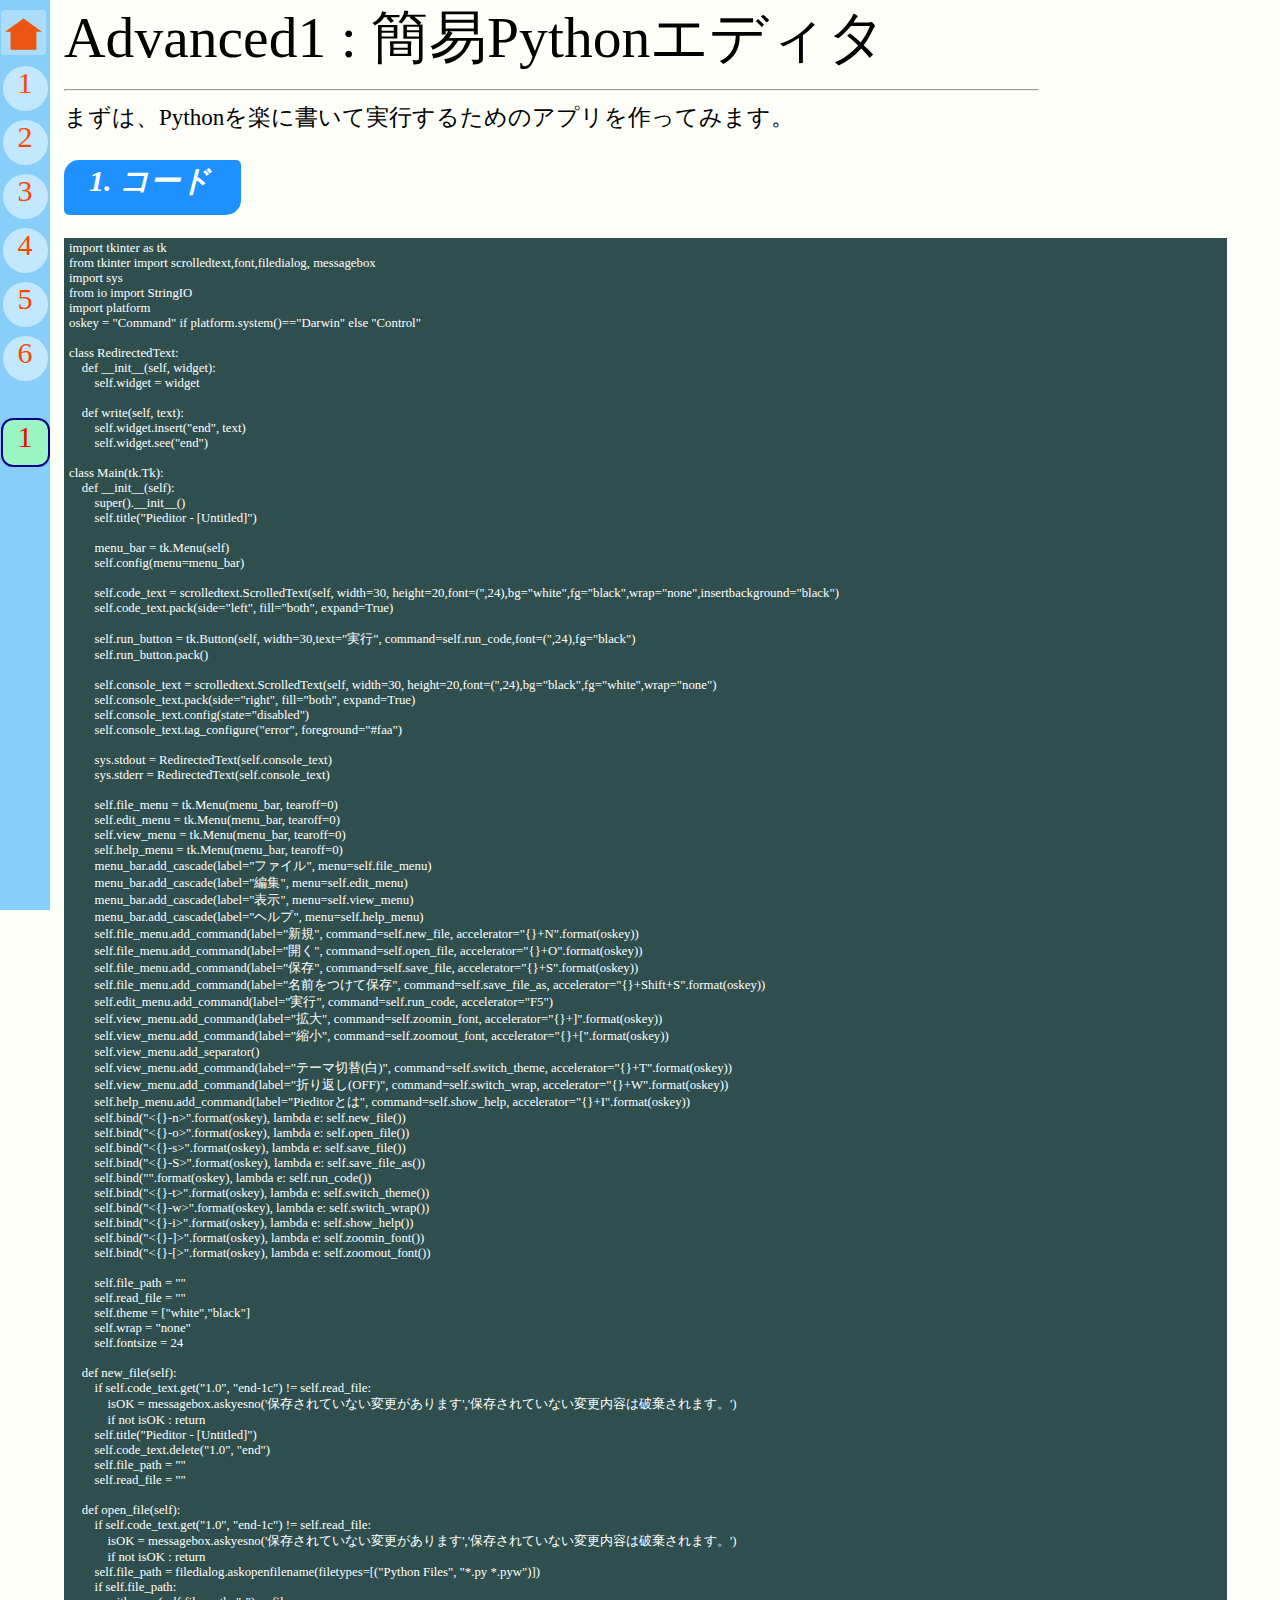
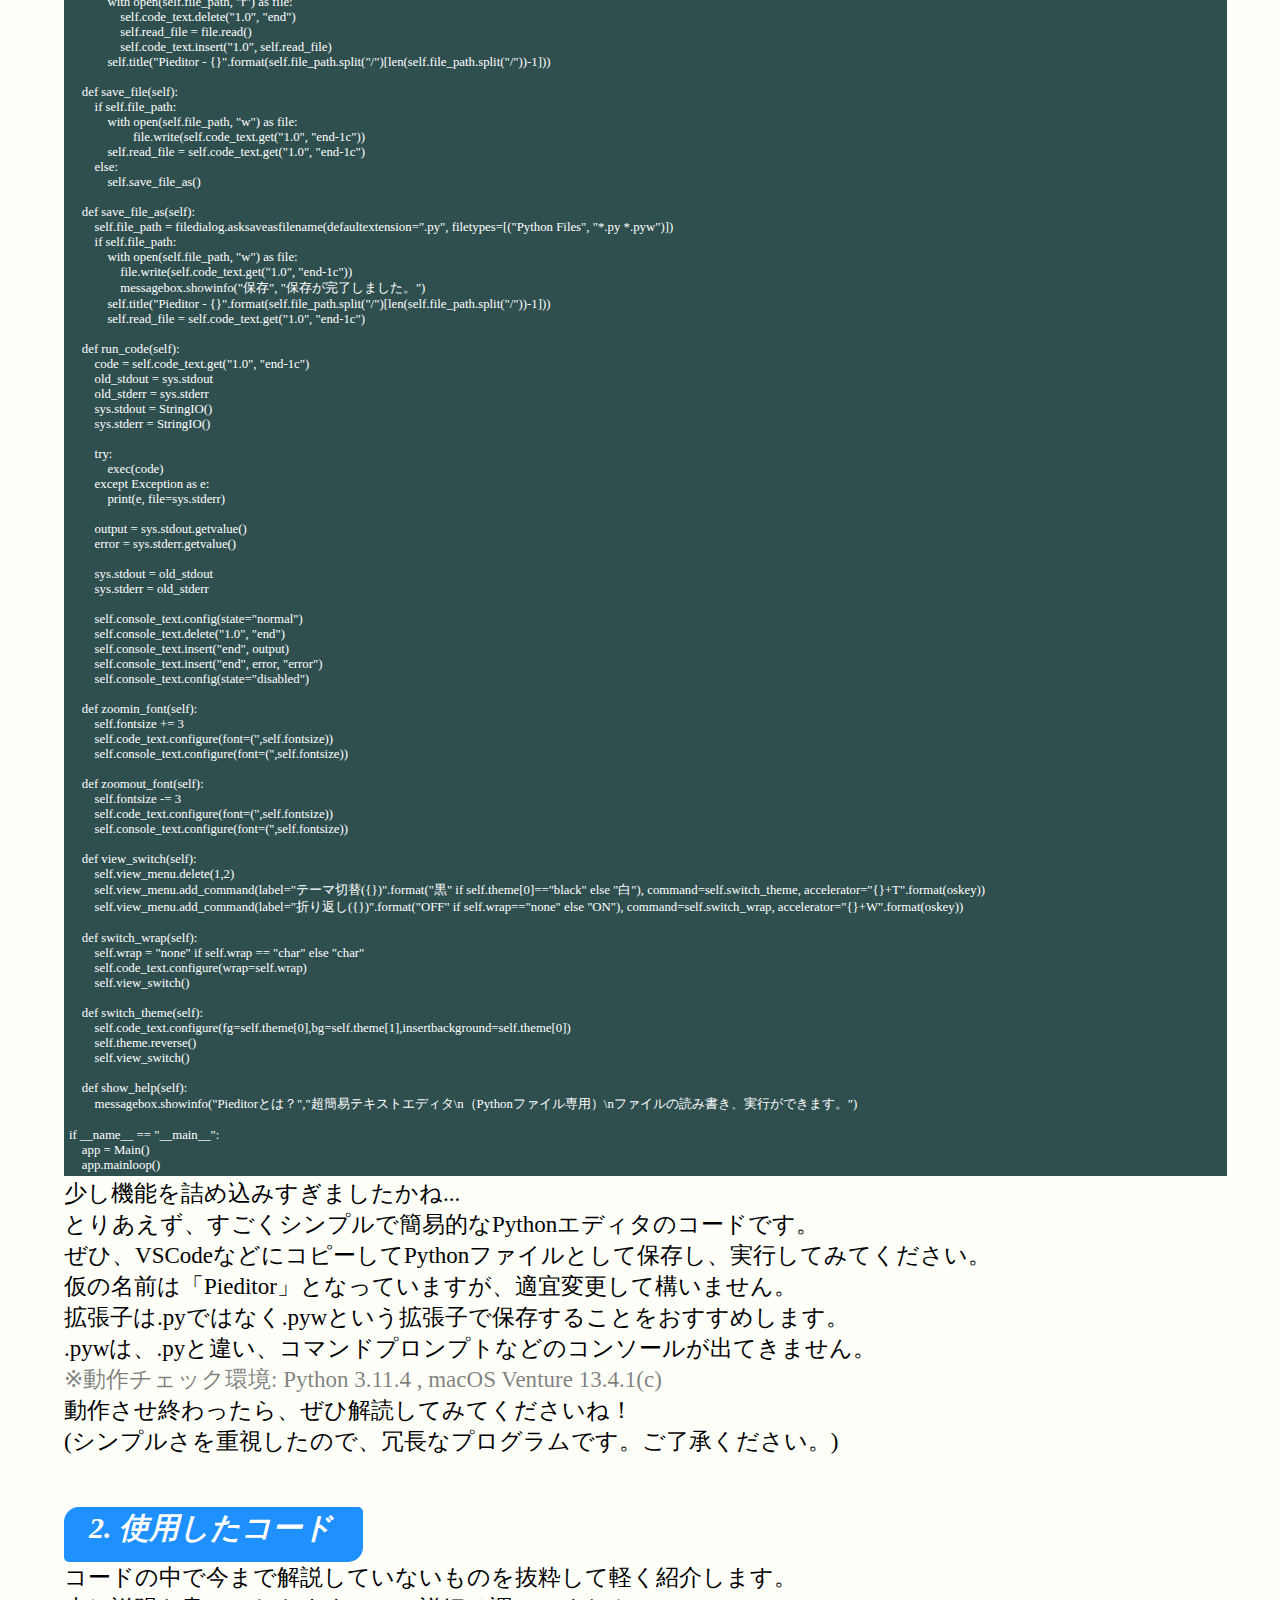
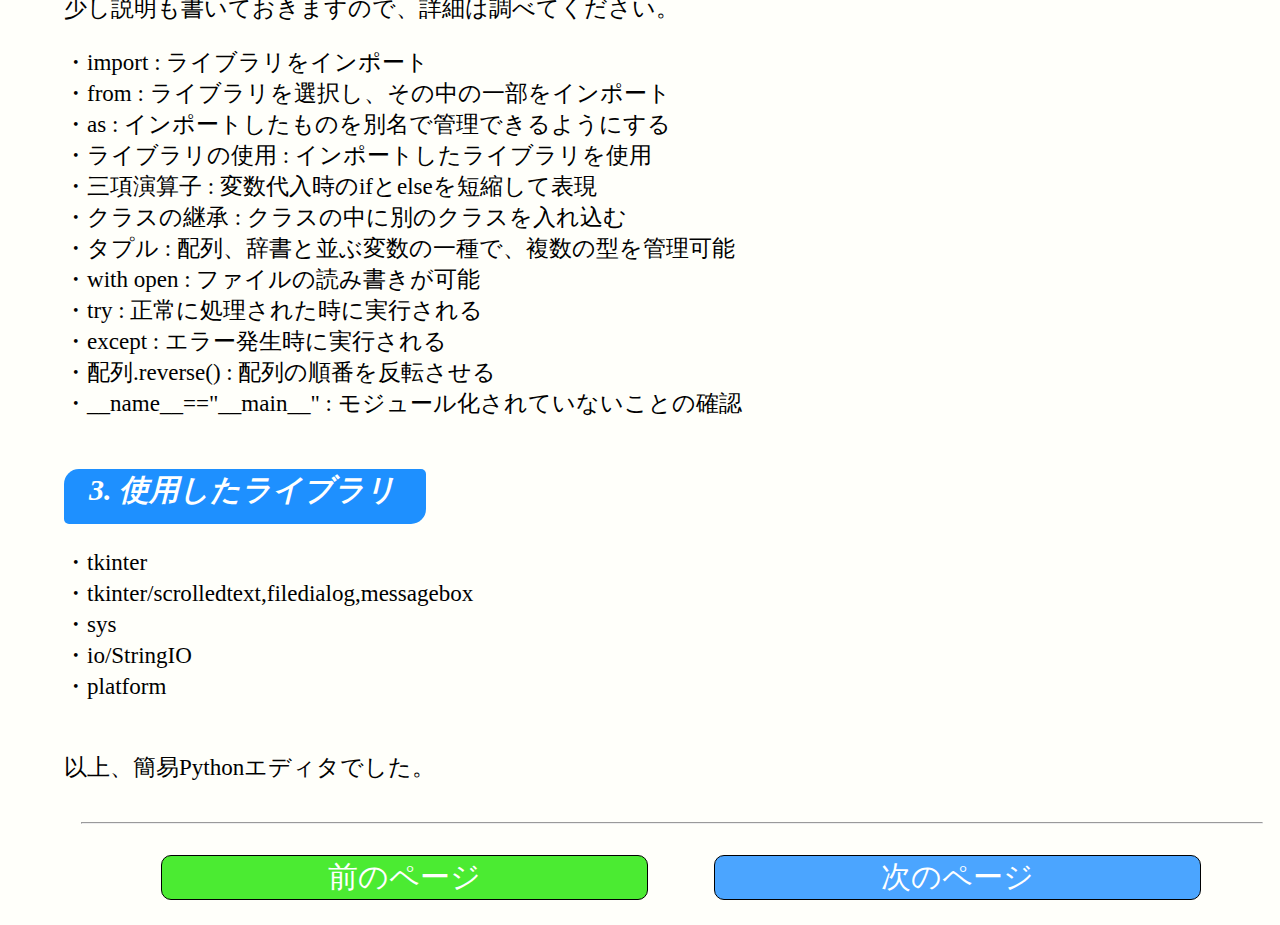
<file: HowToPython/Pages/ChapterAdv1.html>
<html>
    <head>
        <meta charset="UTF-8">
        <title>HowToPython - Chapter5</title>
        <link rel="stylesheet" href="Assets/style.css">
    </head>
    <body>
        <span class="Sidebar">
            <span class="S_homeBtn" onclick="location.href='../index.html'">
                <img src="Assets/HomeLogo.svg" width="100%">
            </span>
            <span class="S_space"></span>
            <span class="S_chapterBtn" onclick="location.href='Chapter1.html'">
                1
            </span>
            <span class="S_chapterBtn" onclick="location.href='Chapter2.html'">
                2
            </span>
            <span class="S_chapterBtn" onclick="location.href='Chapter3.html'">
                3
            </span>
            <span class="S_chapterBtn" onclick="location.href='Chapter4.html'">
                4
            </span>
            <span class="S_chapterBtn" onclick="location.href='Chapter5.html'">
                5
            </span>
            <span class="S_chapterBtn" onclick="location.href='Chapter6.html'">
                6
            </span>
            <span class="S_space"></span>
            <span class="S_advBtn" onclick="location.href='ChapterAdv1.html'" style="border: 2px solid darkblue;background-color: rgba(160, 255, 180, 0.8);">
                1
            </span>
        </span>
        <div class="Main">
            <div class="title">Advanced1 : 簡易Pythonエディタ</div>
            <hr class="title">
            まずは、Pythonを楽に書いて実行するためのアプリを作ってみます。<br><br>
            <span class="section">1. コード</span><br>
            <p>
                <div class="source">
                    import&nbsp;tkinter&nbsp;as&nbsp;tk<br>
                    from&nbsp;tkinter&nbsp;import&nbsp;scrolledtext,font,filedialog,&nbsp;messagebox<br>
                    import&nbsp;sys<br>
                    from&nbsp;io&nbsp;import&nbsp;StringIO<br>
                    import&nbsp;platform<br>
                    oskey&nbsp;=&nbsp;"Command"&nbsp;if&nbsp;platform.system()=="Darwin"&nbsp;else&nbsp;"Control"<br>
<br>
                    class&nbsp;RedirectedText:<br>
                    &nbsp;&nbsp;&nbsp;&nbsp;def&nbsp;__init__(self,&nbsp;widget):<br>
                    &nbsp;&nbsp;&nbsp;&nbsp;&nbsp;&nbsp;&nbsp;&nbsp;self.widget&nbsp;=&nbsp;widget<br>
<br>
                    &nbsp;&nbsp;&nbsp;&nbsp;def&nbsp;write(self,&nbsp;text):<br>
                    &nbsp;&nbsp;&nbsp;&nbsp;&nbsp;&nbsp;&nbsp;&nbsp;self.widget.insert("end",&nbsp;text)<br>
                    &nbsp;&nbsp;&nbsp;&nbsp;&nbsp;&nbsp;&nbsp;&nbsp;self.widget.see("end")<br>
<br>
                    class&nbsp;Main(tk.Tk):<br>
                    &nbsp;&nbsp;&nbsp;&nbsp;def&nbsp;__init__(self):<br>
                    &nbsp;&nbsp;&nbsp;&nbsp;&nbsp;&nbsp;&nbsp;&nbsp;super().__init__()<br>
                    &nbsp;&nbsp;&nbsp;&nbsp;&nbsp;&nbsp;&nbsp;&nbsp;self.title("Pieditor&nbsp;-&nbsp;[Untitled]")<br>
<br>
                    &nbsp;&nbsp;&nbsp;&nbsp;&nbsp;&nbsp;&nbsp;&nbsp;menu_bar&nbsp;=&nbsp;tk.Menu(self)<br>
                    &nbsp;&nbsp;&nbsp;&nbsp;&nbsp;&nbsp;&nbsp;&nbsp;self.config(menu=menu_bar)<br>
                    &nbsp;&nbsp;&nbsp;&nbsp;&nbsp;&nbsp;&nbsp;&nbsp;<br>
                    &nbsp;&nbsp;&nbsp;&nbsp;&nbsp;&nbsp;&nbsp;&nbsp;self.code_text&nbsp;=&nbsp;scrolledtext.ScrolledText(self,&nbsp;width=30,&nbsp;height=20,font=('',24),bg="white",fg="black",wrap="none",insertbackground="black")<br>
                    &nbsp;&nbsp;&nbsp;&nbsp;&nbsp;&nbsp;&nbsp;&nbsp;self.code_text.pack(side="left",&nbsp;fill="both",&nbsp;expand=True)<br>
<br>
                    &nbsp;&nbsp;&nbsp;&nbsp;&nbsp;&nbsp;&nbsp;&nbsp;self.run_button&nbsp;=&nbsp;tk.Button(self,&nbsp;width=30,text="実行",&nbsp;command=self.run_code,font=('',24),fg="black")<br>
                    &nbsp;&nbsp;&nbsp;&nbsp;&nbsp;&nbsp;&nbsp;&nbsp;self.run_button.pack()<br>
<br>
                    &nbsp;&nbsp;&nbsp;&nbsp;&nbsp;&nbsp;&nbsp;&nbsp;self.console_text&nbsp;=&nbsp;scrolledtext.ScrolledText(self,&nbsp;width=30,&nbsp;height=20,font=('',24),bg="black",fg="white",wrap="none")<br>
                    &nbsp;&nbsp;&nbsp;&nbsp;&nbsp;&nbsp;&nbsp;&nbsp;self.console_text.pack(side="right",&nbsp;fill="both",&nbsp;expand=True)<br>
                    &nbsp;&nbsp;&nbsp;&nbsp;&nbsp;&nbsp;&nbsp;&nbsp;self.console_text.config(state="disabled")<br>
                    &nbsp;&nbsp;&nbsp;&nbsp;&nbsp;&nbsp;&nbsp;&nbsp;self.console_text.tag_configure("error",&nbsp;foreground="#faa")<br>
<br>
                    &nbsp;&nbsp;&nbsp;&nbsp;&nbsp;&nbsp;&nbsp;&nbsp;sys.stdout&nbsp;=&nbsp;RedirectedText(self.console_text)<br>
                    &nbsp;&nbsp;&nbsp;&nbsp;&nbsp;&nbsp;&nbsp;&nbsp;sys.stderr&nbsp;=&nbsp;RedirectedText(self.console_text)<br>
                    &nbsp;&nbsp;&nbsp;&nbsp;&nbsp;&nbsp;&nbsp;&nbsp;<br>
                    &nbsp;&nbsp;&nbsp;&nbsp;&nbsp;&nbsp;&nbsp;&nbsp;self.file_menu&nbsp;=&nbsp;tk.Menu(menu_bar,&nbsp;tearoff=0)<br>
                    &nbsp;&nbsp;&nbsp;&nbsp;&nbsp;&nbsp;&nbsp;&nbsp;self.edit_menu&nbsp;=&nbsp;tk.Menu(menu_bar,&nbsp;tearoff=0)<br>
                    &nbsp;&nbsp;&nbsp;&nbsp;&nbsp;&nbsp;&nbsp;&nbsp;self.view_menu&nbsp;=&nbsp;tk.Menu(menu_bar,&nbsp;tearoff=0)<br>
                    &nbsp;&nbsp;&nbsp;&nbsp;&nbsp;&nbsp;&nbsp;&nbsp;self.help_menu&nbsp;=&nbsp;tk.Menu(menu_bar,&nbsp;tearoff=0)<br>
                    &nbsp;&nbsp;&nbsp;&nbsp;&nbsp;&nbsp;&nbsp;&nbsp;menu_bar.add_cascade(label="ファイル",&nbsp;menu=self.file_menu)<br>
                    &nbsp;&nbsp;&nbsp;&nbsp;&nbsp;&nbsp;&nbsp;&nbsp;menu_bar.add_cascade(label="編集",&nbsp;menu=self.edit_menu)<br>
                    &nbsp;&nbsp;&nbsp;&nbsp;&nbsp;&nbsp;&nbsp;&nbsp;menu_bar.add_cascade(label="表示",&nbsp;menu=self.view_menu)<br>
                    &nbsp;&nbsp;&nbsp;&nbsp;&nbsp;&nbsp;&nbsp;&nbsp;menu_bar.add_cascade(label="ヘルプ",&nbsp;menu=self.help_menu)<br>
                    &nbsp;&nbsp;&nbsp;&nbsp;&nbsp;&nbsp;&nbsp;&nbsp;self.file_menu.add_command(label="新規",&nbsp;command=self.new_file,&nbsp;accelerator="{}+N".format(oskey))<br>
                    &nbsp;&nbsp;&nbsp;&nbsp;&nbsp;&nbsp;&nbsp;&nbsp;self.file_menu.add_command(label="開く",&nbsp;command=self.open_file,&nbsp;accelerator="{}+O".format(oskey))<br>
                    &nbsp;&nbsp;&nbsp;&nbsp;&nbsp;&nbsp;&nbsp;&nbsp;self.file_menu.add_command(label="保存",&nbsp;command=self.save_file,&nbsp;accelerator="{}+S".format(oskey))<br>
                    &nbsp;&nbsp;&nbsp;&nbsp;&nbsp;&nbsp;&nbsp;&nbsp;self.file_menu.add_command(label="名前をつけて保存",&nbsp;command=self.save_file_as,&nbsp;accelerator="{}+Shift+S".format(oskey))<br>
                    &nbsp;&nbsp;&nbsp;&nbsp;&nbsp;&nbsp;&nbsp;&nbsp;self.edit_menu.add_command(label="実行",&nbsp;command=self.run_code,&nbsp;accelerator="F5")<br>
                    &nbsp;&nbsp;&nbsp;&nbsp;&nbsp;&nbsp;&nbsp;&nbsp;self.view_menu.add_command(label="拡大",&nbsp;command=self.zoomin_font,&nbsp;accelerator="{}+]".format(oskey))<br>
                    &nbsp;&nbsp;&nbsp;&nbsp;&nbsp;&nbsp;&nbsp;&nbsp;self.view_menu.add_command(label="縮小",&nbsp;command=self.zoomout_font,&nbsp;accelerator="{}+[".format(oskey))<br>
                    &nbsp;&nbsp;&nbsp;&nbsp;&nbsp;&nbsp;&nbsp;&nbsp;self.view_menu.add_separator()<br>
                    &nbsp;&nbsp;&nbsp;&nbsp;&nbsp;&nbsp;&nbsp;&nbsp;self.view_menu.add_command(label="テーマ切替(白)",&nbsp;command=self.switch_theme,&nbsp;accelerator="{}+T".format(oskey))<br>
                    &nbsp;&nbsp;&nbsp;&nbsp;&nbsp;&nbsp;&nbsp;&nbsp;self.view_menu.add_command(label="折り返し(OFF)",&nbsp;command=self.switch_wrap,&nbsp;accelerator="{}+W".format(oskey))<br>
                    &nbsp;&nbsp;&nbsp;&nbsp;&nbsp;&nbsp;&nbsp;&nbsp;self.help_menu.add_command(label="Pieditorとは",&nbsp;command=self.show_help,&nbsp;accelerator="{}+I".format(oskey))<br>
                    &nbsp;&nbsp;&nbsp;&nbsp;&nbsp;&nbsp;&nbsp;&nbsp;self.bind("<{}-n>".format(oskey),&nbsp;lambda&nbsp;e:&nbsp;self.new_file())<br>
                    &nbsp;&nbsp;&nbsp;&nbsp;&nbsp;&nbsp;&nbsp;&nbsp;self.bind("<{}-o>".format(oskey),&nbsp;lambda&nbsp;e:&nbsp;self.open_file())<br>
                    &nbsp;&nbsp;&nbsp;&nbsp;&nbsp;&nbsp;&nbsp;&nbsp;self.bind("<{}-s>".format(oskey),&nbsp;lambda&nbsp;e:&nbsp;self.save_file())<br>
                    &nbsp;&nbsp;&nbsp;&nbsp;&nbsp;&nbsp;&nbsp;&nbsp;self.bind("<{}-S>".format(oskey),&nbsp;lambda&nbsp;e:&nbsp;self.save_file_as())<br>
                    &nbsp;&nbsp;&nbsp;&nbsp;&nbsp;&nbsp;&nbsp;&nbsp;self.bind("<F5>".format(oskey),&nbsp;lambda&nbsp;e:&nbsp;self.run_code())<br>
                    &nbsp;&nbsp;&nbsp;&nbsp;&nbsp;&nbsp;&nbsp;&nbsp;self.bind("<{}-t>".format(oskey),&nbsp;lambda&nbsp;e:&nbsp;self.switch_theme())<br>
                    &nbsp;&nbsp;&nbsp;&nbsp;&nbsp;&nbsp;&nbsp;&nbsp;self.bind("<{}-w>".format(oskey),&nbsp;lambda&nbsp;e:&nbsp;self.switch_wrap())<br>
                    &nbsp;&nbsp;&nbsp;&nbsp;&nbsp;&nbsp;&nbsp;&nbsp;self.bind("<{}-i>".format(oskey),&nbsp;lambda&nbsp;e:&nbsp;self.show_help())<br>
                    &nbsp;&nbsp;&nbsp;&nbsp;&nbsp;&nbsp;&nbsp;&nbsp;self.bind("<{}-]>".format(oskey),&nbsp;lambda&nbsp;e:&nbsp;self.zoomin_font())<br>
                    &nbsp;&nbsp;&nbsp;&nbsp;&nbsp;&nbsp;&nbsp;&nbsp;self.bind("<{}-[>".format(oskey),&nbsp;lambda&nbsp;e:&nbsp;self.zoomout_font())<br>
<br>
                    &nbsp;&nbsp;&nbsp;&nbsp;&nbsp;&nbsp;&nbsp;&nbsp;self.file_path&nbsp;=&nbsp;""<br>
                    &nbsp;&nbsp;&nbsp;&nbsp;&nbsp;&nbsp;&nbsp;&nbsp;self.read_file&nbsp;=&nbsp;""<br>
                    &nbsp;&nbsp;&nbsp;&nbsp;&nbsp;&nbsp;&nbsp;&nbsp;self.theme&nbsp;=&nbsp;["white","black"]<br>
                    &nbsp;&nbsp;&nbsp;&nbsp;&nbsp;&nbsp;&nbsp;&nbsp;self.wrap&nbsp;=&nbsp;"none"<br>
                    &nbsp;&nbsp;&nbsp;&nbsp;&nbsp;&nbsp;&nbsp;&nbsp;self.fontsize&nbsp;=&nbsp;24<br>
<br>
                    &nbsp;&nbsp;&nbsp;&nbsp;def&nbsp;new_file(self):<br>
                    &nbsp;&nbsp;&nbsp;&nbsp;&nbsp;&nbsp;&nbsp;&nbsp;if&nbsp;self.code_text.get("1.0",&nbsp;"end-1c")&nbsp;!=&nbsp;self.read_file:<br>
                    &nbsp;&nbsp;&nbsp;&nbsp;&nbsp;&nbsp;&nbsp;&nbsp;&nbsp;&nbsp;&nbsp;&nbsp;isOK&nbsp;=&nbsp;messagebox.askyesno('保存されていない変更があります','保存されていない変更内容は破棄されます。')<br>
                    &nbsp;&nbsp;&nbsp;&nbsp;&nbsp;&nbsp;&nbsp;&nbsp;&nbsp;&nbsp;&nbsp;&nbsp;if&nbsp;not&nbsp;isOK&nbsp;:&nbsp;return<br>
                    &nbsp;&nbsp;&nbsp;&nbsp;&nbsp;&nbsp;&nbsp;&nbsp;self.title("Pieditor&nbsp;-&nbsp;[Untitled]")<br>
                    &nbsp;&nbsp;&nbsp;&nbsp;&nbsp;&nbsp;&nbsp;&nbsp;self.code_text.delete("1.0",&nbsp;"end")<br>
                    &nbsp;&nbsp;&nbsp;&nbsp;&nbsp;&nbsp;&nbsp;&nbsp;self.file_path&nbsp;=&nbsp;""<br>
                    &nbsp;&nbsp;&nbsp;&nbsp;&nbsp;&nbsp;&nbsp;&nbsp;self.read_file&nbsp;=&nbsp;""<br>
<br>
                    &nbsp;&nbsp;&nbsp;&nbsp;def&nbsp;open_file(self):<br>
                    &nbsp;&nbsp;&nbsp;&nbsp;&nbsp;&nbsp;&nbsp;&nbsp;if&nbsp;self.code_text.get("1.0",&nbsp;"end-1c")&nbsp;!=&nbsp;self.read_file:<br>
                    &nbsp;&nbsp;&nbsp;&nbsp;&nbsp;&nbsp;&nbsp;&nbsp;&nbsp;&nbsp;&nbsp;&nbsp;isOK&nbsp;=&nbsp;messagebox.askyesno('保存されていない変更があります','保存されていない変更内容は破棄されます。')<br>
                    &nbsp;&nbsp;&nbsp;&nbsp;&nbsp;&nbsp;&nbsp;&nbsp;&nbsp;&nbsp;&nbsp;&nbsp;if&nbsp;not&nbsp;isOK&nbsp;:&nbsp;return<br>
                    &nbsp;&nbsp;&nbsp;&nbsp;&nbsp;&nbsp;&nbsp;&nbsp;self.file_path&nbsp;=&nbsp;filedialog.askopenfilename(filetypes=[("Python&nbsp;Files",&nbsp;"*.py&nbsp;*.pyw")])<br>
                    &nbsp;&nbsp;&nbsp;&nbsp;&nbsp;&nbsp;&nbsp;&nbsp;if&nbsp;self.file_path:<br>
                    &nbsp;&nbsp;&nbsp;&nbsp;&nbsp;&nbsp;&nbsp;&nbsp;&nbsp;&nbsp;&nbsp;&nbsp;with&nbsp;open(self.file_path,&nbsp;"r")&nbsp;as&nbsp;file:<br>
                    &nbsp;&nbsp;&nbsp;&nbsp;&nbsp;&nbsp;&nbsp;&nbsp;&nbsp;&nbsp;&nbsp;&nbsp;&nbsp;&nbsp;&nbsp;&nbsp;self.code_text.delete("1.0",&nbsp;"end")<br>
                    &nbsp;&nbsp;&nbsp;&nbsp;&nbsp;&nbsp;&nbsp;&nbsp;&nbsp;&nbsp;&nbsp;&nbsp;&nbsp;&nbsp;&nbsp;&nbsp;self.read_file&nbsp;=&nbsp;file.read()<br>
                    &nbsp;&nbsp;&nbsp;&nbsp;&nbsp;&nbsp;&nbsp;&nbsp;&nbsp;&nbsp;&nbsp;&nbsp;&nbsp;&nbsp;&nbsp;&nbsp;self.code_text.insert("1.0",&nbsp;self.read_file)<br>
                    &nbsp;&nbsp;&nbsp;&nbsp;&nbsp;&nbsp;&nbsp;&nbsp;&nbsp;&nbsp;&nbsp;&nbsp;self.title("Pieditor&nbsp;-&nbsp;{}".format(self.file_path.split("/")[len(self.file_path.split("/"))-1]))<br>
<br>
                    &nbsp;&nbsp;&nbsp;&nbsp;def&nbsp;save_file(self):<br>
                    &nbsp;&nbsp;&nbsp;&nbsp;&nbsp;&nbsp;&nbsp;&nbsp;if&nbsp;self.file_path:<br>
                    &nbsp;&nbsp;&nbsp;&nbsp;&nbsp;&nbsp;&nbsp;&nbsp;&nbsp;&nbsp;&nbsp;&nbsp;with&nbsp;open(self.file_path,&nbsp;"w")&nbsp;as&nbsp;file:<br>
                    &nbsp;&nbsp;&nbsp;&nbsp;&nbsp;&nbsp;&nbsp;&nbsp;&nbsp;&nbsp;&nbsp;&nbsp;&nbsp;&nbsp;&nbsp;&nbsp;&nbsp;&nbsp;&nbsp;&nbsp;file.write(self.code_text.get("1.0",&nbsp;"end-1c"))<br>
                    &nbsp;&nbsp;&nbsp;&nbsp;&nbsp;&nbsp;&nbsp;&nbsp;&nbsp;&nbsp;&nbsp;&nbsp;self.read_file&nbsp;=&nbsp;self.code_text.get("1.0",&nbsp;"end-1c")<br>
                    &nbsp;&nbsp;&nbsp;&nbsp;&nbsp;&nbsp;&nbsp;&nbsp;else:<br>
                    &nbsp;&nbsp;&nbsp;&nbsp;&nbsp;&nbsp;&nbsp;&nbsp;&nbsp;&nbsp;&nbsp;&nbsp;self.save_file_as()<br>
<br>
                    &nbsp;&nbsp;&nbsp;&nbsp;def&nbsp;save_file_as(self):<br>
                    &nbsp;&nbsp;&nbsp;&nbsp;&nbsp;&nbsp;&nbsp;&nbsp;self.file_path&nbsp;=&nbsp;filedialog.asksaveasfilename(defaultextension=".py",&nbsp;filetypes=[("Python&nbsp;Files",&nbsp;"*.py&nbsp;*.pyw")])<br>
                    &nbsp;&nbsp;&nbsp;&nbsp;&nbsp;&nbsp;&nbsp;&nbsp;if&nbsp;self.file_path:<br>
                    &nbsp;&nbsp;&nbsp;&nbsp;&nbsp;&nbsp;&nbsp;&nbsp;&nbsp;&nbsp;&nbsp;&nbsp;with&nbsp;open(self.file_path,&nbsp;"w")&nbsp;as&nbsp;file:<br>
                    &nbsp;&nbsp;&nbsp;&nbsp;&nbsp;&nbsp;&nbsp;&nbsp;&nbsp;&nbsp;&nbsp;&nbsp;&nbsp;&nbsp;&nbsp;&nbsp;file.write(self.code_text.get("1.0",&nbsp;"end-1c"))<br>
                    &nbsp;&nbsp;&nbsp;&nbsp;&nbsp;&nbsp;&nbsp;&nbsp;&nbsp;&nbsp;&nbsp;&nbsp;&nbsp;&nbsp;&nbsp;&nbsp;messagebox.showinfo("保存",&nbsp;"保存が完了しました。")<br>
                    &nbsp;&nbsp;&nbsp;&nbsp;&nbsp;&nbsp;&nbsp;&nbsp;&nbsp;&nbsp;&nbsp;&nbsp;self.title("Pieditor&nbsp;-&nbsp;{}".format(self.file_path.split("/")[len(self.file_path.split("/"))-1]))<br>
                    &nbsp;&nbsp;&nbsp;&nbsp;&nbsp;&nbsp;&nbsp;&nbsp;&nbsp;&nbsp;&nbsp;&nbsp;self.read_file&nbsp;=&nbsp;self.code_text.get("1.0",&nbsp;"end-1c")<br>
<br>
                    &nbsp;&nbsp;&nbsp;&nbsp;def&nbsp;run_code(self):<br>
                    &nbsp;&nbsp;&nbsp;&nbsp;&nbsp;&nbsp;&nbsp;&nbsp;code&nbsp;=&nbsp;self.code_text.get("1.0",&nbsp;"end-1c")<br>
                    &nbsp;&nbsp;&nbsp;&nbsp;&nbsp;&nbsp;&nbsp;&nbsp;old_stdout&nbsp;=&nbsp;sys.stdout<br>
                    &nbsp;&nbsp;&nbsp;&nbsp;&nbsp;&nbsp;&nbsp;&nbsp;old_stderr&nbsp;=&nbsp;sys.stderr<br>
                    &nbsp;&nbsp;&nbsp;&nbsp;&nbsp;&nbsp;&nbsp;&nbsp;sys.stdout&nbsp;=&nbsp;StringIO()<br>
                    &nbsp;&nbsp;&nbsp;&nbsp;&nbsp;&nbsp;&nbsp;&nbsp;sys.stderr&nbsp;=&nbsp;StringIO()<br>
<br>
                    &nbsp;&nbsp;&nbsp;&nbsp;&nbsp;&nbsp;&nbsp;&nbsp;try:<br>
                    &nbsp;&nbsp;&nbsp;&nbsp;&nbsp;&nbsp;&nbsp;&nbsp;&nbsp;&nbsp;&nbsp;&nbsp;exec(code)<br>
                    &nbsp;&nbsp;&nbsp;&nbsp;&nbsp;&nbsp;&nbsp;&nbsp;except&nbsp;Exception&nbsp;as&nbsp;e:<br>
                    &nbsp;&nbsp;&nbsp;&nbsp;&nbsp;&nbsp;&nbsp;&nbsp;&nbsp;&nbsp;&nbsp;&nbsp;print(e,&nbsp;file=sys.stderr)<br>
<br>
                    &nbsp;&nbsp;&nbsp;&nbsp;&nbsp;&nbsp;&nbsp;&nbsp;output&nbsp;=&nbsp;sys.stdout.getvalue()<br>
                    &nbsp;&nbsp;&nbsp;&nbsp;&nbsp;&nbsp;&nbsp;&nbsp;error&nbsp;=&nbsp;sys.stderr.getvalue()<br>
<br>
                    &nbsp;&nbsp;&nbsp;&nbsp;&nbsp;&nbsp;&nbsp;&nbsp;sys.stdout&nbsp;=&nbsp;old_stdout<br>
                    &nbsp;&nbsp;&nbsp;&nbsp;&nbsp;&nbsp;&nbsp;&nbsp;sys.stderr&nbsp;=&nbsp;old_stderr<br>
<br>
                    &nbsp;&nbsp;&nbsp;&nbsp;&nbsp;&nbsp;&nbsp;&nbsp;self.console_text.config(state="normal")<br>
                    &nbsp;&nbsp;&nbsp;&nbsp;&nbsp;&nbsp;&nbsp;&nbsp;self.console_text.delete("1.0",&nbsp;"end")<br>
                    &nbsp;&nbsp;&nbsp;&nbsp;&nbsp;&nbsp;&nbsp;&nbsp;self.console_text.insert("end",&nbsp;output)<br>
                    &nbsp;&nbsp;&nbsp;&nbsp;&nbsp;&nbsp;&nbsp;&nbsp;self.console_text.insert("end",&nbsp;error,&nbsp;"error")<br>
                    &nbsp;&nbsp;&nbsp;&nbsp;&nbsp;&nbsp;&nbsp;&nbsp;self.console_text.config(state="disabled")<br>
<br>
                    &nbsp;&nbsp;&nbsp;&nbsp;def&nbsp;zoomin_font(self):<br>
                    &nbsp;&nbsp;&nbsp;&nbsp;&nbsp;&nbsp;&nbsp;&nbsp;self.fontsize&nbsp;+=&nbsp;3<br>
                    &nbsp;&nbsp;&nbsp;&nbsp;&nbsp;&nbsp;&nbsp;&nbsp;self.code_text.configure(font=('',self.fontsize))<br>
                    &nbsp;&nbsp;&nbsp;&nbsp;&nbsp;&nbsp;&nbsp;&nbsp;self.console_text.configure(font=('',self.fontsize))<br>
<br>
                    &nbsp;&nbsp;&nbsp;&nbsp;def&nbsp;zoomout_font(self):<br>
                    &nbsp;&nbsp;&nbsp;&nbsp;&nbsp;&nbsp;&nbsp;&nbsp;self.fontsize&nbsp;-=&nbsp;3<br>
                    &nbsp;&nbsp;&nbsp;&nbsp;&nbsp;&nbsp;&nbsp;&nbsp;self.code_text.configure(font=('',self.fontsize))<br>
                    &nbsp;&nbsp;&nbsp;&nbsp;&nbsp;&nbsp;&nbsp;&nbsp;self.console_text.configure(font=('',self.fontsize))<br>
<br>
                    &nbsp;&nbsp;&nbsp;&nbsp;def&nbsp;view_switch(self):<br>
                    &nbsp;&nbsp;&nbsp;&nbsp;&nbsp;&nbsp;&nbsp;&nbsp;self.view_menu.delete(1,2)<br>
                    &nbsp;&nbsp;&nbsp;&nbsp;&nbsp;&nbsp;&nbsp;&nbsp;self.view_menu.add_command(label="テーマ切替({})".format("黒"&nbsp;if&nbsp;self.theme[0]=="black"&nbsp;else&nbsp;"白"),&nbsp;command=self.switch_theme,&nbsp;accelerator="{}+T".format(oskey))<br>
                    &nbsp;&nbsp;&nbsp;&nbsp;&nbsp;&nbsp;&nbsp;&nbsp;self.view_menu.add_command(label="折り返し({})".format("OFF"&nbsp;if&nbsp;self.wrap=="none"&nbsp;else&nbsp;"ON"),&nbsp;command=self.switch_wrap,&nbsp;accelerator="{}+W".format(oskey))<br>
<br>
                    &nbsp;&nbsp;&nbsp;&nbsp;def&nbsp;switch_wrap(self):<br>
                    &nbsp;&nbsp;&nbsp;&nbsp;&nbsp;&nbsp;&nbsp;&nbsp;self.wrap&nbsp;=&nbsp;"none"&nbsp;if&nbsp;self.wrap&nbsp;==&nbsp;"char"&nbsp;else&nbsp;"char"<br>
                    &nbsp;&nbsp;&nbsp;&nbsp;&nbsp;&nbsp;&nbsp;&nbsp;self.code_text.configure(wrap=self.wrap)<br>
                    &nbsp;&nbsp;&nbsp;&nbsp;&nbsp;&nbsp;&nbsp;&nbsp;self.view_switch()<br>
<br>
                    &nbsp;&nbsp;&nbsp;&nbsp;def&nbsp;switch_theme(self):<br>
                    &nbsp;&nbsp;&nbsp;&nbsp;&nbsp;&nbsp;&nbsp;&nbsp;self.code_text.configure(fg=self.theme[0],bg=self.theme[1],insertbackground=self.theme[0])<br>
                    &nbsp;&nbsp;&nbsp;&nbsp;&nbsp;&nbsp;&nbsp;&nbsp;self.theme.reverse()<br>
                    &nbsp;&nbsp;&nbsp;&nbsp;&nbsp;&nbsp;&nbsp;&nbsp;self.view_switch()<br>
<br>
                    &nbsp;&nbsp;&nbsp;&nbsp;def&nbsp;show_help(self):<br>
                    &nbsp;&nbsp;&nbsp;&nbsp;&nbsp;&nbsp;&nbsp;&nbsp;messagebox.showinfo("Pieditorとは？","超簡易テキストエディタ\n（Pythonファイル専用）\nファイルの読み書き、実行ができます。")<br>
<br>
                    if&nbsp;__name__&nbsp;==&nbsp;"__main__":<br>
                    &nbsp;&nbsp;&nbsp;&nbsp;app&nbsp;=&nbsp;Main()<br>
                    &nbsp;&nbsp;&nbsp;&nbsp;app.mainloop()<br>
                </div>
                少し機能を詰め込みすぎましたかね... <br>
                とりあえず、すごくシンプルで簡易的なPythonエディタのコードです。<br>
                ぜひ、VSCodeなどにコピーしてPythonファイルとして保存し、実行してみてください。<br>
                仮の名前は「Pieditor」となっていますが、適宜変更して構いません。<br>
                拡張子は.pyではなく.pywという拡張子で保存することをおすすめします。<br>
                .pywは、.pyと違い、コマンドプロンプトなどのコンソールが出てきません。<br>
                <span class="notification">
                    ※動作チェック環境: Python 3.11.4  , macOS Venture 13.4.1(c)
                </span> <br>
                動作させ終わったら、ぜひ解読してみてくださいね！<br>
                (シンプルさを重視したので、冗長なプログラムです。ご了承ください。)<br>
            </p><br>
            <span class="section">2. 使用したコード</span><br>
            コードの中で今まで解説していないものを抜粋して軽く紹介します。<br>
            少し説明も書いておきますので、詳細は調べてください。 <br>
            <p>
                ・import : ライブラリをインポート <br>
                ・from : ライブラリを選択し、その中の一部をインポート <br>
                ・as : インポートしたものを別名で管理できるようにする <br>
                ・ライブラリの使用 : インポートしたライブラリを使用<br>
                ・三項演算子 : 変数代入時のifとelseを短縮して表現 <br>
                ・クラスの継承 : クラスの中に別のクラスを入れ込む <br>
                ・タプル : 配列、辞書と並ぶ変数の一種で、複数の型を管理可能 <br>
                ・with open : ファイルの読み書きが可能 <br>
                ・try : 正常に処理された時に実行される <br>
                ・except : エラー発生時に実行される <br>
                ・配列.reverse() : 配列の順番を反転させる <br>
                ・__name__=="__main__" : モジュール化されていないことの確認 <br>
            </p>
            <br>
            <span class="section">3. 使用したライブラリ</span><br>
            <p>
                ・tkinter <br>
                ・tkinter/scrolledtext,filedialog,messagebox <br>
                ・sys  <br>
                ・io/StringIO <br>
                ・platform <br>
            </p><br>
            以上、簡易Pythonエディタでした。<br>
            <br>
            <hr class="pageCtrlLine">
            <div class="pageCtrlArea">
                <button class="prevPage" onclick="location.href='Chapter6.html'">前のページ</button>
                <button class="nextPage" onclick="location.href='ChapterAdv2.html'">次のページ</button>
            </div>
        </div>
    </body>
</html>
</file>
<file: HowToPython/Pages/Assets/style.css>
body{
    margin: 0px;
    background-color:rgb(255, 255, 250);
}
span.Sidebar{
    display:inline-block;
    height: 100%;
    position: fixed;
    width: 50px;
    background-color: lightskyblue;
    margin-left: 0px;
    margin-top: 0px;
    text-align: center;
    padding-top: 10px;
    user-select: none;
}
span.S_space{
    display:inline-block;
    height: 30px;
}
span.S_homeBtn{
    display:inline-block;
    width: 45px;
    cursor: pointer;
}
span.S_chapterBtn{
    display:inline-block;
    text-align-last: center;
    width: 45px;
    height: 45px;
    border-radius: 50%;
    cursor: pointer;
    background-color: rgba(255, 255, 255, 0.5);
    text-align: center;
    font-size: 30px;
    color:orangered;
    transition: 0.3s;
    border: 2px solid lightskyblue;
    margin-top: 5px;
}
span.S_chapterBtn:hover{
    background-color: rgba(255, 255, 255, 0.65);
}

span.S_advBtn{
    display:inline-block;
    text-align-last: center;
    width: 45px;
    height: 45px;
    border-radius: 25%;
    cursor: pointer;
    background-color: rgba(160, 255, 180, 0.5);
    text-align: center;
    font-size: 30px;
    color:rgb(255, 0, 0);
    transition: 0.3s;
    border: 2px solid lightskyblue;
    margin-top: 5px;
}
span.S_advBtn:hover{
    background-color: rgba(170, 255, 190, 0.65);
}


div.Main{
    margin-left: 64px;
    user-select:none;
    text-align: left;
    font-size: 1.8vw;
}
div.title{
    font-size: 4.5vw;
}
hr.title{
    width: 80%;
    margin-left: 0;
}
span.section{
    display: inline-block;
    height: 6%;
    background-color:dodgerblue;
    font-weight: bold;
    border-radius: 15px 5px 15px 5px;
    color:white;
    padding-left: 25px;
    padding-right: 30px;
    font-size: 30px;
    font-style: italic;
    padding-top: 1px;
}
span.subsection{
    display: inline-block;
    height: 5%;
    background-color:green;
    font-weight: bold;
    border-radius: 15px 5px 15px 5px;
    color:white;
    padding-left: 15px;
    padding-right: 20px;
    font-size: 22px;
    font-style: italic;
    padding-top: 1px;
    margin-bottom: 2px;
}

span.warn{
    color:rgba(255,0,0,0.5)
}
span.notification{
    color:rgba(0,0,0,0.5)
}
span.notification_s{
    color:rgba(0,0,0,0.5);
    font-size: 1vw;
}

button.nextPage{
    background-color: rgb(75, 165, 255);
    color:white;
    font-size:30px;
    width:40%;
    margin-left: 5%;
    outline: none;
    border: black 1px solid;
    border-radius: 10px;
    transition: 0.2s;
    cursor:pointer;
}
button.nextPage:hover{
    background-color: rgb(100, 175, 255);
}
button.nextPage:disabled{
    background-color: gray;
    cursor: default;
    color: rgb(55, 55, 55);
}
button.prevPage{
    background-color: rgb(75, 235, 50);
    color:white;
    font-size:30px;
    width:40%;
    margin-left: 8%;
    outline: none;
    border: black 1px solid;
    border-radius: 10px;
    transition: 0.2s;
    cursor:pointer;
}
button.prevPage:hover{
    background-color: rgb(110, 240, 90);
}
div.pageCtrlArea{
    padding-top: 20px;
    height: 70px;
}

hr.pageCtrlLine{
    width: 97%;
}

div.code{
    background-color: darkslategray;
    color:white;
    width: 80%;
    padding: 3px;
    margin-top: 2px;
    margin-bottom: 2px;
    padding-left: 5px;
    user-select: text;
}
div.source{
    background-color: darkslategray;
    color:white;
    width: 95%;
    padding: 3px;
    margin-top: 2px;
    margin-bottom: 2px;
    padding-left: 5px;
    user-select: text;
    font-size: 1vw;
}
div.console{
    background-color: rgb(40, 60, 85);
    color:white;
    width: 80%;
    margin-top: 2px;
    margin-bottom: 2px;
    padding: 3px;
    padding-left: 20px;
}

a{
    color:cornflowerblue
}
a:hover{
    color:deepskyblue
}
</file>
